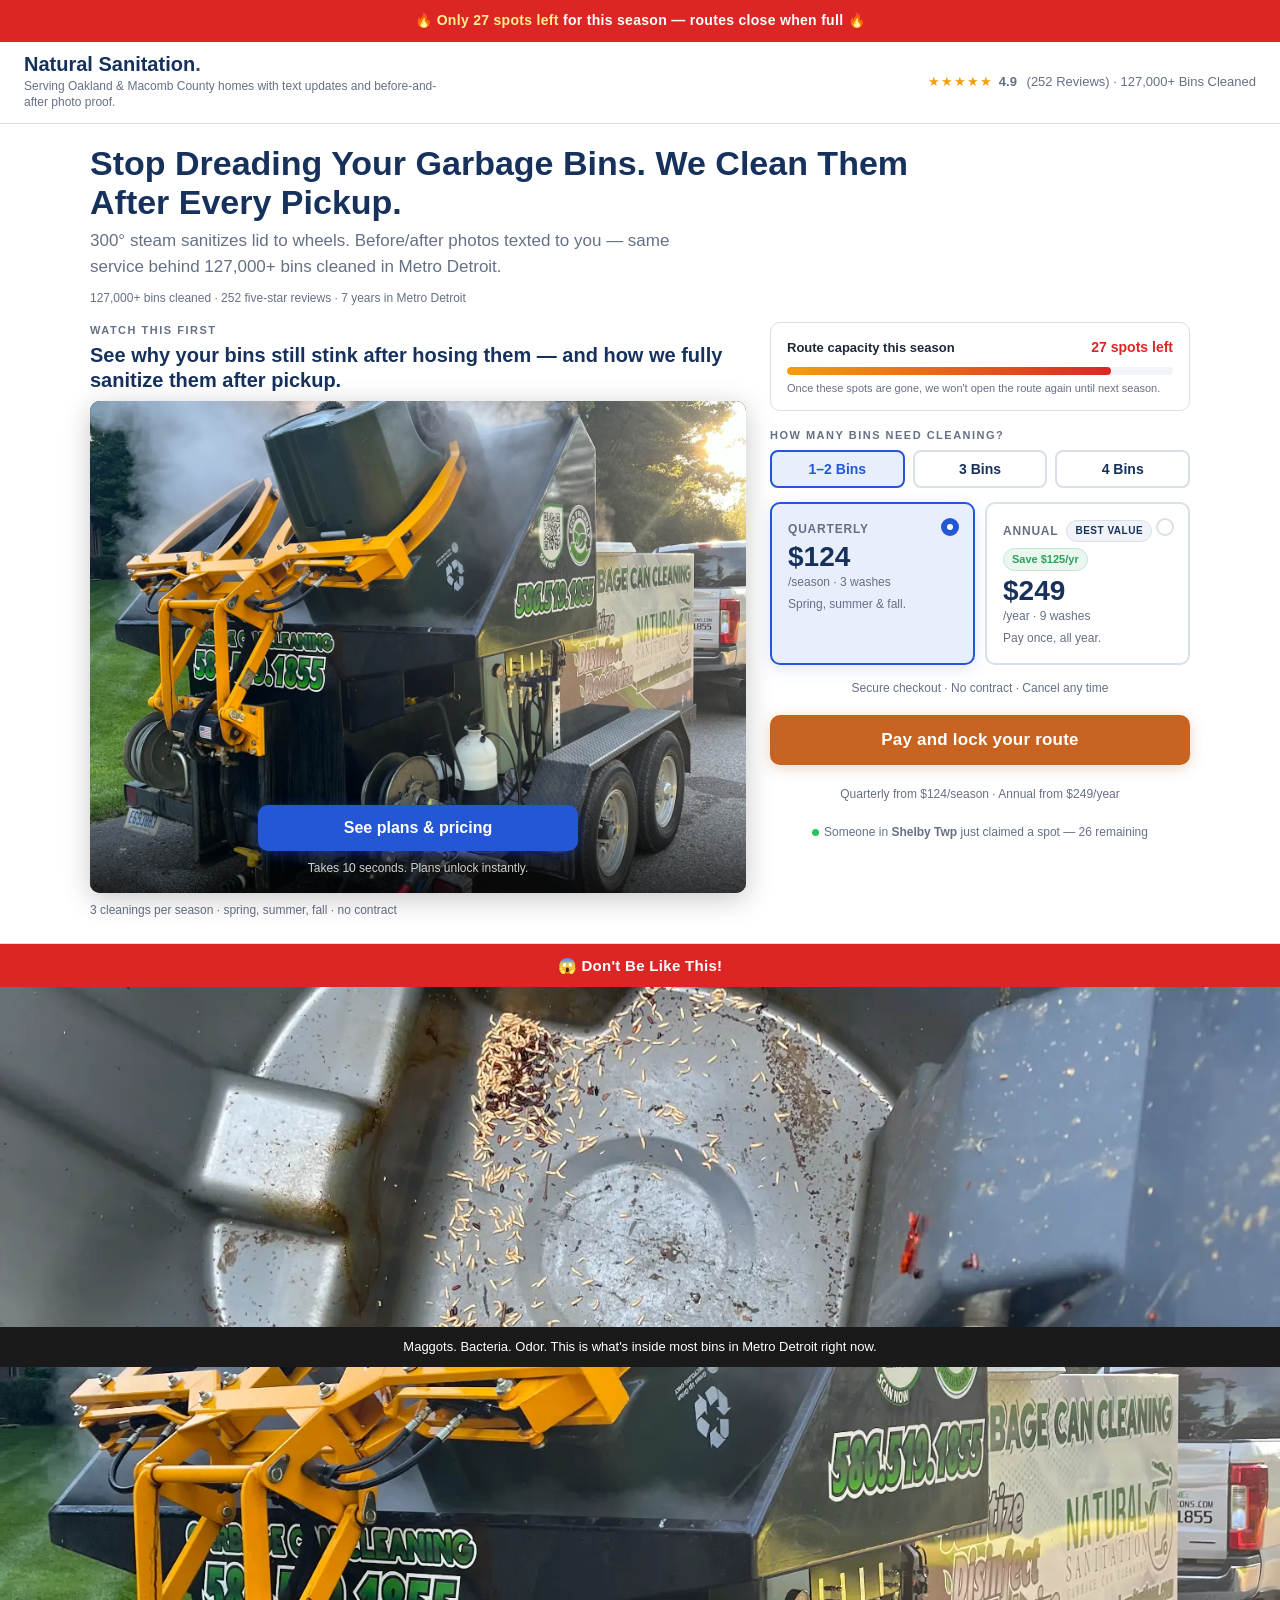
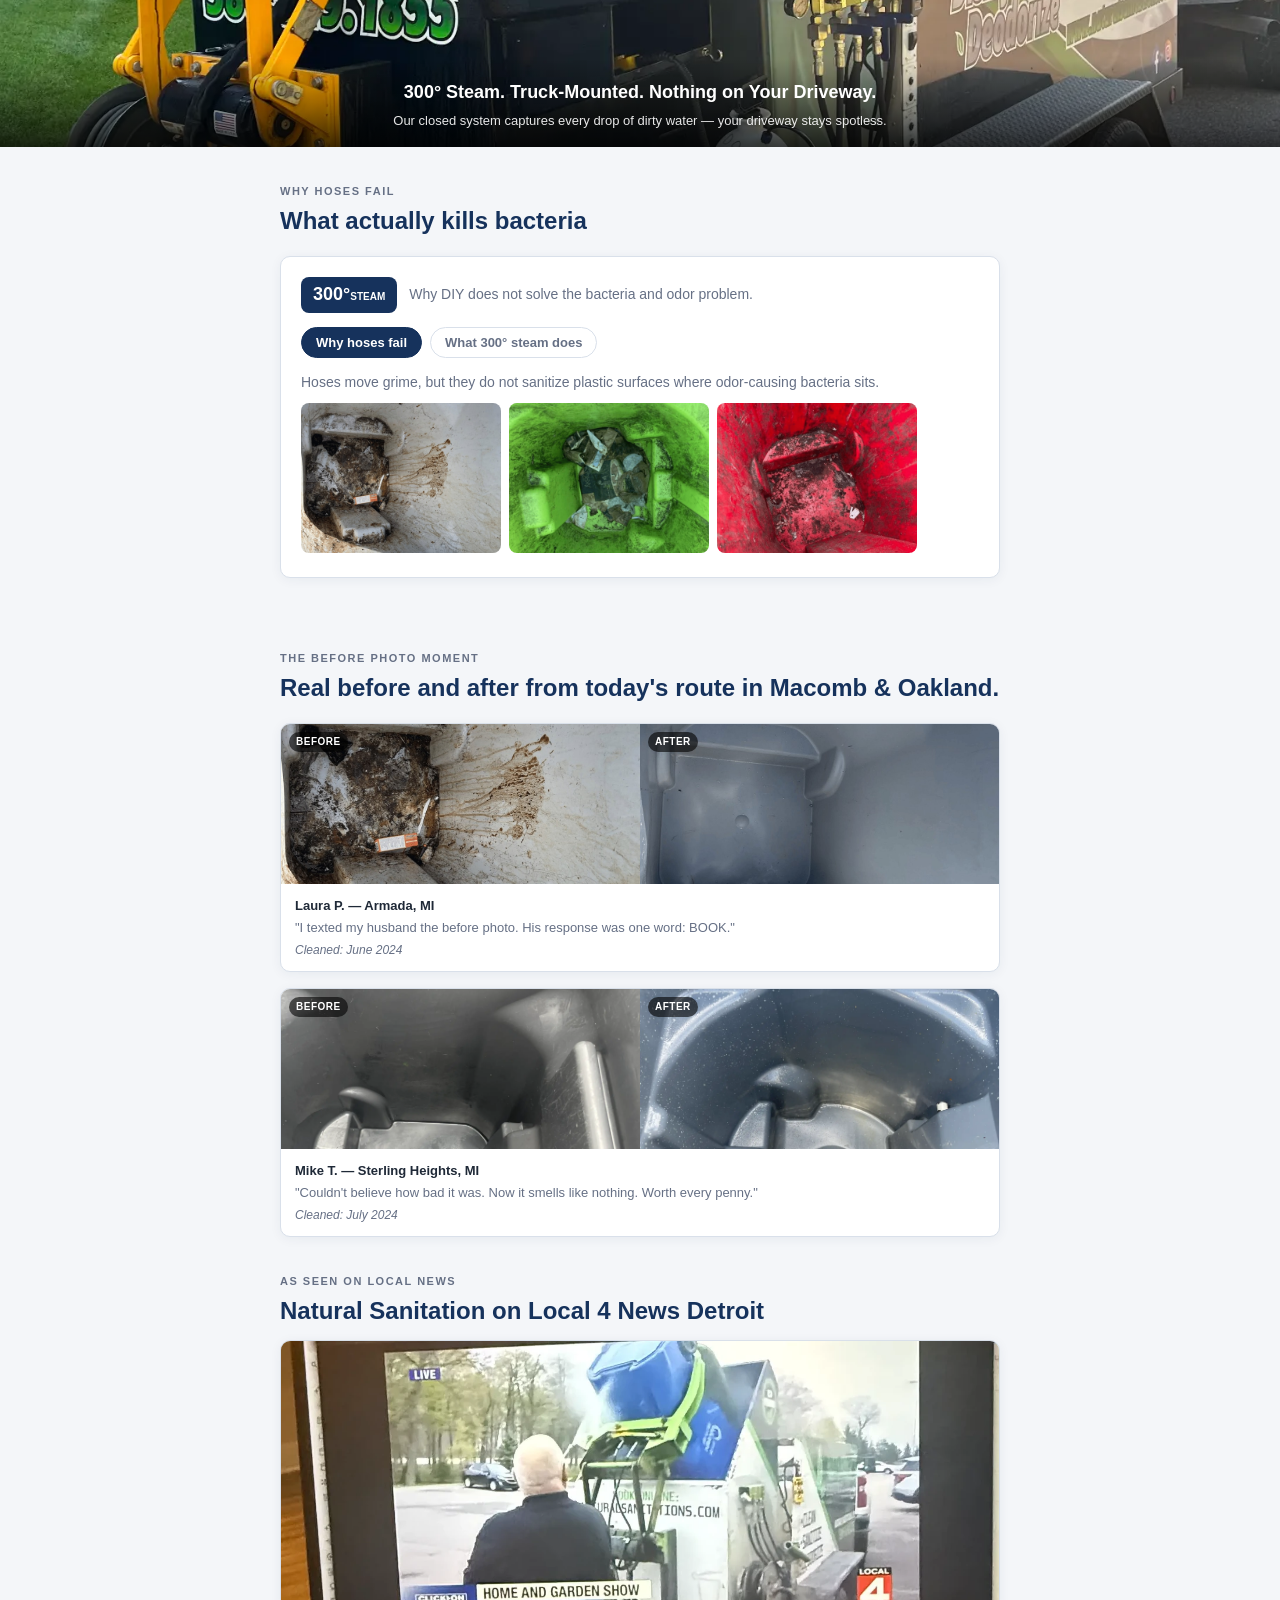
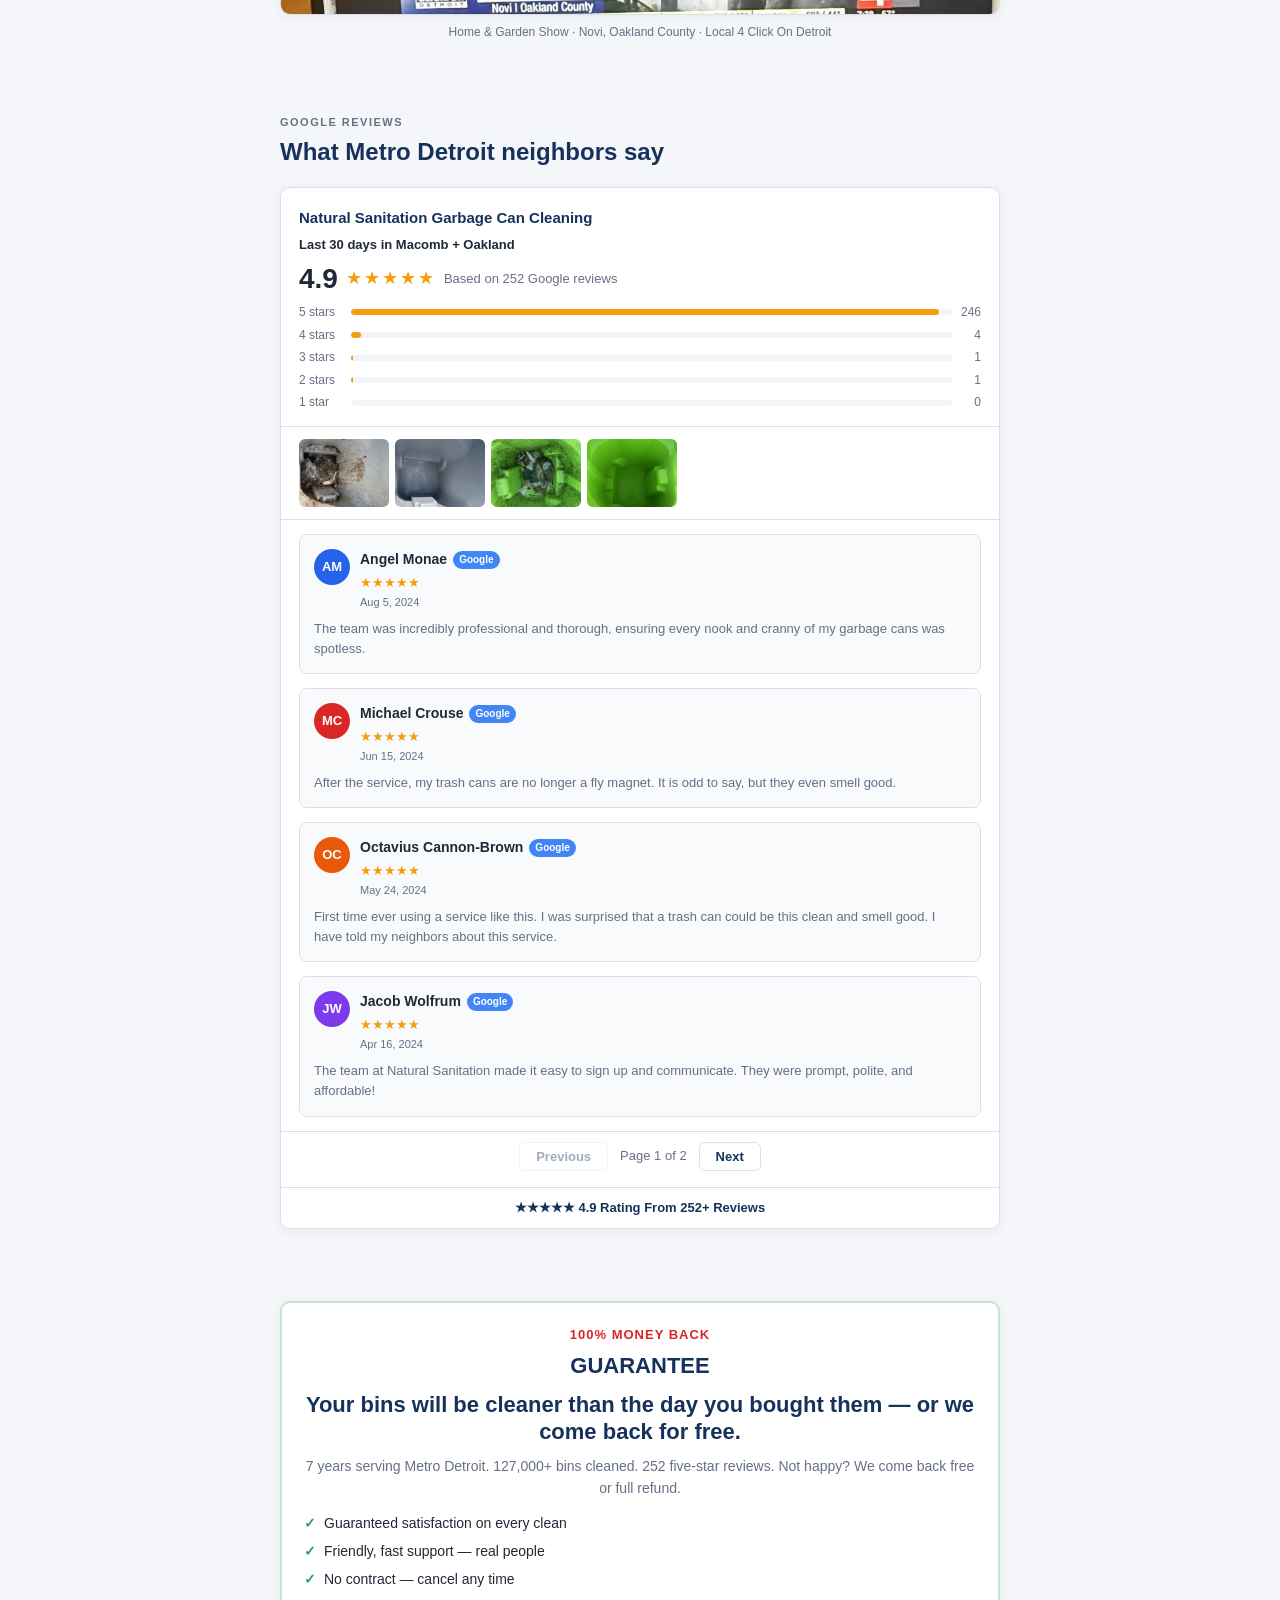
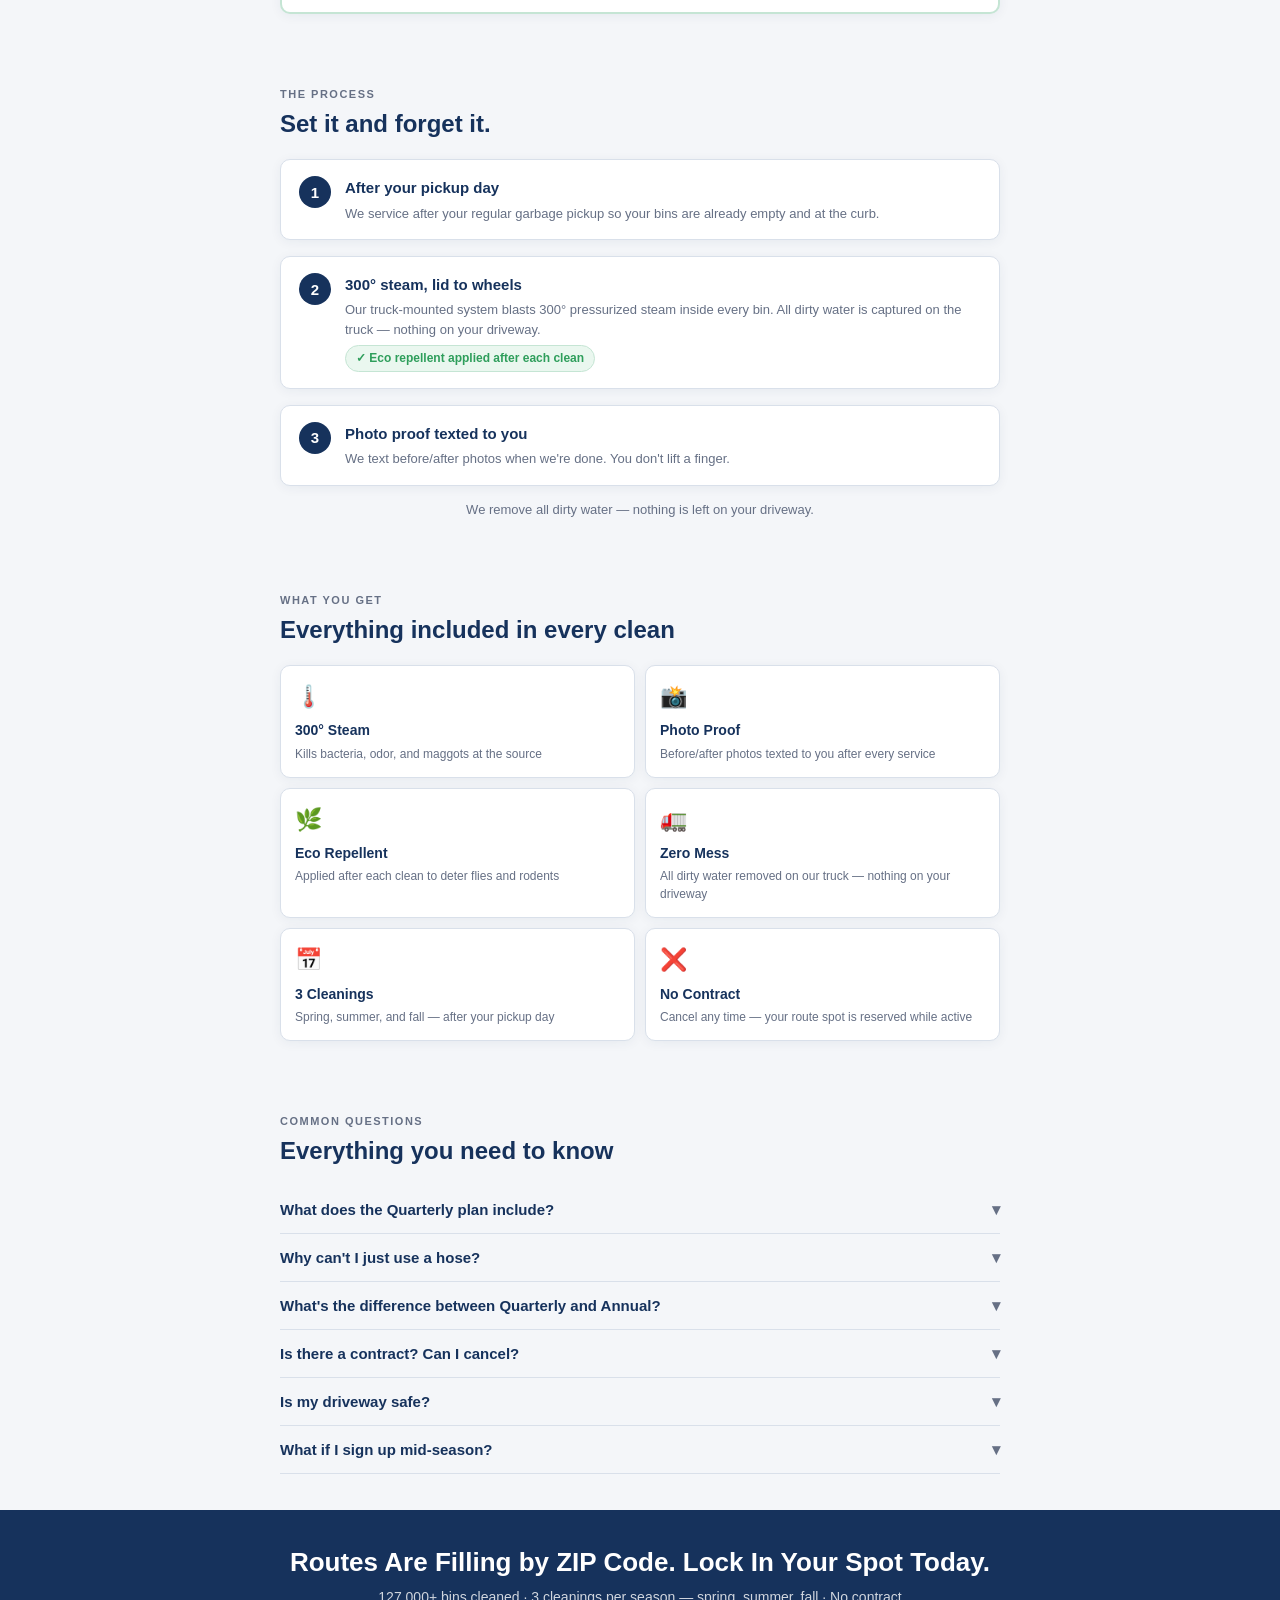
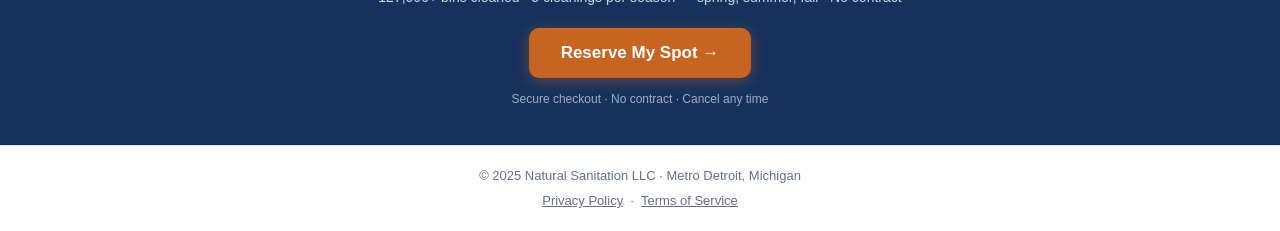
<file: quarterly/index.html>
<!DOCTYPE html>
<html lang="en">
<head>
  <meta charset="UTF-8" />
  <meta name="viewport" content="width=device-width, initial-scale=1.0" />
  <title>Quarterly Bin Cleaning – Natural Sanitation | Metro Detroit</title>
  <meta name="description" content="3 professional bin cleanings per season — spring, summer, fall. 300° steam after every pickup. Serving Oakland and Macomb County." />

  <!-- META PIXEL -->
  <script>
    window.__NS_META_PIXEL_ID = '499919262310418';
    !function(f,b,e,v,n,t,s){if(f.fbq)return;n=f.fbq=function(){n.callMethod?
    n.callMethod.apply(n,arguments):n.queue.push(arguments)};if(!f._fbq)f._fbq=n;
    n.push=n;n.loaded=!0;n.version='2.0';n.queue=[];t=b.createElement(e);t.async=!0;
    t.src=v;s=b.getElementsByTagName(e)[0];s.parentNode.insertBefore(t,s)}(window,
    document,'script','https://connect.facebook.net/en_US/fbevents.js');
    fbq('init', '499919262310418');
    fbq('track', 'PageView');
  </script>
  <noscript><img height="1" width="1" style="display:none" src="https://www.facebook.com/tr?id=499919262310418&ev=PageView&noscript=1"/></noscript>

  <!-- HYROS -->
  <script>
    var head = document.head;
    var script = document.createElement('script');
    script.type = 'text/javascript';
    script.src = "https://t.naturalsanitationsignup.com/v1/lst/universal-script?ph=5fecc4f438ca2193e96ee1cd7f0374180f426ce110a45be4dbf15f3ca233b720&tag=!clicked&ref_url=" + encodeURI(document.URL);
    head.appendChild(script);
  </script>

  <!-- CLARITY -->
  <script type="text/javascript">
    (function(c,l,a,r,i,t,y){
      c[a]=c[a]||function(){(c[a].q=c[a].q||[]).push(arguments)};
      t=l.createElement(r);t.async=1;t.src="https://www.clarity.ms/tag/"+i;
      y=l.getElementsByTagName(r)[0];y.parentNode.insertBefore(t,y);
    })(window, document, "clarity", "script", "wn0goaj6ww");
  </script>

  <style>
    *,*::before,*::after{box-sizing:border-box;margin:0;padding:0}
    :root{
      --qualify:#C86422;
      --qualify-hover:#a6541c;
      --blue:#2457D6;
      --blue-hover:#1c48c4;
      --blue-light:#e9eefc;
      --green:#2E9E5B;
      --green-light:#EAF7EF;
      --green-border:#c5e5d4;
      --surface:#FFFFFF;
      --card:#FFFFFF;
      --border:#D9E0EA;
      --navy:#16325C;
      --muted:#667085;
      --charcoal:#1F2937;
      --bg:#f4f6f9;
      --r:10px;
      --shadow:0 2px 12px rgba(22,50,92,0.06);
    }
    html{scroll-behavior:smooth;-webkit-text-size-adjust:100%}
    body{font-family:-apple-system,BlinkMacSystemFont,'Segoe UI',Roboto,sans-serif;background:var(--bg);color:var(--charcoal);font-size:16px;line-height:1.55}
    img{display:block;max-width:100%}
    button{font-family:inherit;cursor:pointer}
    a{color:inherit}

    /* URGENCY BAR */
    .urgency-bar{background:#dc2626;color:#fff;text-align:center;padding:10px 16px;font-size:14px;font-weight:700;letter-spacing:.3px}
    .urgency-bar strong{color:#fef08a}

    /* HEADER */
    .site-header{background:var(--surface);border-bottom:1px solid var(--border);padding:12px 24px;display:flex;align-items:center;justify-content:space-between;gap:12px;flex-wrap:wrap}
    .logo{font-size:20px;font-weight:900;color:var(--navy);line-height:1}
    .logo span{opacity:.88}
    .logo-tagline{font-size:12px;line-height:1.4;color:var(--muted);margin-top:4px;max-width:420px}
    .header-proof{display:flex;align-items:center;gap:6px;font-size:13px;color:var(--muted)}
    .stars{color:#f59e0b;letter-spacing:1px}

    /* HERO */
    .hero{background:var(--surface);border-bottom:1px solid var(--border);padding:20px 16px 24px}
    .hero-inner{max-width:1100px;margin:0 auto}
    .hero-headline{font-size:clamp(20px,3.8vw,34px);font-weight:900;color:var(--navy);line-height:1.15;margin-bottom:6px;max-width:820px}
    .hero-sub{font-size:clamp(14px,2vw,17px);color:var(--muted);margin-bottom:10px;max-width:620px;line-height:1.5}
    .hero-proof-bar{font-size:12px;color:var(--muted);margin-bottom:14px}
    .hero-columns{display:grid;grid-template-columns:1fr 420px;gap:24px;align-items:start;margin-top:4px}
    @media(max-width:880px){.hero-columns{grid-template-columns:1fr;gap:14px}}

    /* VIDEO / HERO MEDIA */
    .vsl-pre{margin-bottom:8px}
    .vsl-eyebrow{font-size:11px;font-weight:700;letter-spacing:1.5px;text-transform:uppercase;color:var(--muted);margin-bottom:4px}
    .vsl-pre-headline{font-size:clamp(15px,2.2vw,20px);font-weight:800;color:var(--navy);line-height:1.25}
    .vsl-wrapper{position:relative;width:100%;aspect-ratio:4/3;background:#0a0a0a;border-radius:var(--r);overflow:hidden;box-shadow:0 6px 28px rgba(0,0,0,.22)}
    .vsl-wrapper video{display:block;width:100%;height:100%;object-fit:cover}
    .vsl-wrapper img{display:block;width:100%;height:100%;object-fit:cover}
    .vsl-cta-overlay{position:absolute;bottom:0;left:0;right:0;padding:16px;background:linear-gradient(transparent,rgba(0,0,0,.72));display:flex;flex-direction:column;align-items:center;gap:8px}
    .vsl-cta-btn{display:block;width:100%;max-width:320px;padding:14px 20px;border:none;border-radius:10px;font-size:16px;font-weight:800;color:#fff;background:var(--blue);cursor:pointer;text-align:center;box-shadow:0 3px 14px rgba(36,87,214,.4)}
    .vsl-cta-hint{font-size:12px;color:rgba(255,255,255,.8);text-align:center}
    .hero-cta-note{font-size:12px;color:var(--muted);margin-top:6px;line-height:1.5}
    /* PLAN REVEAL */
    .plan-reveal{display:none}
    .plan-reveal.visible{display:flex;flex-direction:column;gap:14px}
    /* PLAN COL always flex on desktop */
    @media(min-width:881px){.plan-col{display:flex!important;flex-direction:column;gap:14px}}

    /* PLAN COLUMN */
    .plan-col{display:flex;flex-direction:column;gap:14px}
    .field-label{font-size:11px;font-weight:700;letter-spacing:1.5px;text-transform:uppercase;color:var(--muted);margin-bottom:6px}
    .bin-row{display:flex;gap:8px}
    .bin-btn{flex:1;padding:9px 4px;border:2px solid var(--border);border-radius:8px;background:var(--surface);font-size:14px;font-weight:700;color:var(--navy);transition:border-color .15s,background .15s,color .15s}
    .bin-btn:hover{border-color:var(--blue);color:var(--blue)}
    .bin-btn.active{border-color:var(--blue);background:var(--blue-light);color:var(--blue)}

    /* PLAN TILES */
    .plan-tile{border:2px solid var(--border);border-radius:var(--r);padding:16px;background:var(--card);cursor:pointer;transition:border-color .15s,box-shadow .15s;position:relative}
    .plan-tile:hover{border-color:var(--blue);box-shadow:0 4px 16px rgba(36,87,214,.1)}
    .plan-tile.selected{border-color:var(--blue);background:var(--blue-light);box-shadow:0 4px 16px rgba(36,87,214,.14)}
    .plan-tile-top{display:flex;align-items:center;gap:8px;margin-bottom:4px;flex-wrap:wrap}
    .plan-name-caps{font-size:12px;font-weight:700;text-transform:uppercase;letter-spacing:.8px;color:var(--muted)}
    .best-value-badge{font-size:10px;font-weight:700;letter-spacing:.5px;text-transform:uppercase;background:#f0f3f8;color:var(--navy);border:1px solid var(--border);padding:2px 8px;border-radius:20px}
    .savings-pill{display:inline-flex;align-items:center;gap:4px;font-size:11px;font-weight:700;color:var(--green);background:var(--green-light);border:1px solid var(--green-border);padding:2px 8px;border-radius:20px;margin-bottom:6px}
    .plan-price-big{font-size:28px;font-weight:900;color:var(--navy);line-height:1;margin-bottom:2px}
    .plan-per-bin-line{font-size:12px;color:var(--muted);margin-top:2px;line-height:1.5}
    .plan-note-plain{font-size:12px;color:var(--muted);margin-top:4px;line-height:1.5}
    .plan-radio{position:absolute;top:14px;right:14px;width:18px;height:18px;border-radius:50%;border:2px solid var(--border);background:var(--surface);transition:border-color .15s,background .15s}
    .plan-tile.selected .plan-radio{border-color:var(--blue);background:var(--blue)}
    .plan-tile.selected .plan-radio::after{content:'';display:block;width:6px;height:6px;border-radius:50%;background:#fff;margin:4px auto 0}
    .plan-cards-row{display:grid;grid-template-columns:1fr 1fr;gap:10px}
    .pricing-cta-trust{font-size:12px;color:var(--muted);text-align:center;margin-bottom:4px}

    /* CTA BUTTONS */
    .cta-btn{display:block;width:100%;padding:15px 20px;border:none;border-radius:10px;font-size:17px;font-weight:800;color:#fff;background:var(--qualify);cursor:pointer;transition:background .15s,transform .1s,box-shadow .15s;box-shadow:0 3px 14px rgba(200,100,34,.28);text-align:center;letter-spacing:.2px}
    .cta-btn:hover{background:var(--qualify-hover);transform:translateY(-1px)}
    .cta-btn:active{transform:translateY(0)}
    .cta-btn.blue{background:var(--blue);box-shadow:0 3px 14px rgba(36,87,214,.28)}
    .cta-btn.blue:hover{background:var(--blue-hover)}
    .cta-btn:disabled{opacity:.5;cursor:not-allowed;transform:none}

    /* SPOTS BAR */
    .spots-wrap{background:var(--card);border:1px solid var(--border);border-radius:var(--r);padding:14px 16px;margin-bottom:2px}
    .spots-header{display:flex;justify-content:space-between;align-items:center;margin-bottom:8px}
    .spots-label{font-size:13px;font-weight:600;color:var(--charcoal)}
    .spots-count{font-size:14px;font-weight:800;color:#dc2626}
    .spots-bar-track{height:8px;background:#f1f5f9;border-radius:4px;overflow:hidden}
    .spots-bar-fill{height:100%;background:linear-gradient(90deg,#f59e0b,#dc2626);border-radius:4px;width:84%}
    .spots-note{font-size:11px;color:var(--muted);margin-top:6px;line-height:1.4}

    /* ACTIVITY FEED */
    .activity-feed{font-size:12px;color:var(--muted);text-align:center;padding:6px 0;min-height:20px}
    .activity-dot{display:inline-block;width:7px;height:7px;border-radius:50%;background:#22c55e;margin-right:5px;animation:blink 1.4s infinite}
    @keyframes blink{0%,100%{opacity:1}50%{opacity:.3}}

    /* BELOW FOLD SECTIONS */
    .below-fold{background:var(--bg)}
    .section{max-width:760px;margin:0 auto;padding:36px 20px}
    .section-label{font-size:11px;font-weight:700;letter-spacing:1.5px;text-transform:uppercase;color:var(--muted);margin-bottom:6px}
    .section-title{font-size:clamp(18px,2.8vw,24px);font-weight:800;color:var(--navy);line-height:1.25;margin-bottom:20px}

    /* DONT BE LIKE THIS */
    .dontbe-bar{background:#dc2626;color:#fff;text-align:center;padding:10px 16px;font-size:15px;font-weight:800;letter-spacing:.3px;margin-bottom:0}
    .dontbe-img{width:100%;display:block;max-height:340px;object-fit:cover}
    .dontbe-caption{background:#1a1a1a;color:#fff;text-align:center;padding:10px 16px;font-size:13px;line-height:1.5}

    /* STEAM MACHINE */
    .steam-machine-wrap{position:relative;overflow:hidden}
    .steam-machine-wrap img{width:100%;display:block;max-height:380px;object-fit:cover}
    .steam-machine-overlay{position:absolute;bottom:0;left:0;right:0;background:linear-gradient(transparent,rgba(0,0,0,.75));padding:20px 16px 16px;color:#fff;text-align:center}
    .steam-machine-overlay h3{font-size:18px;font-weight:800;margin-bottom:4px}
    .steam-machine-overlay p{font-size:13px;opacity:.9}

    /* SCIENCE CARD */
    .science-card{background:var(--card);border:1px solid var(--border);border-radius:var(--r);padding:20px;box-shadow:var(--shadow)}
    .science-head{display:flex;align-items:center;gap:12px;margin-bottom:14px}
    .thermo{background:var(--navy);color:#fff;border-radius:8px;padding:8px 12px;text-align:center;font-weight:900;font-size:18px;line-height:1.1;min-width:60px}
    .science-tabs{display:flex;gap:8px;margin-bottom:14px;flex-wrap:wrap}
    .science-tab{padding:7px 14px;border:1px solid var(--border);border-radius:20px;background:var(--surface);font-size:13px;font-weight:600;color:var(--muted);cursor:pointer;transition:all .15s}
    .science-tab.active{background:var(--navy);color:#fff;border-color:var(--navy)}
    .science-panel{display:none}
    .science-panel.active{display:block}
    .science-carousel{display:flex;gap:8px;margin-top:10px;overflow-x:auto;padding-bottom:4px}
    .science-carousel img{width:200px;height:150px;object-fit:cover;border-radius:8px;flex-shrink:0}

    /* PROOF GRID */
    .proof-grid{display:flex;flex-direction:column;gap:16px}
    .proof-card{background:var(--card);border:1px solid var(--border);border-radius:var(--r);overflow:hidden;box-shadow:var(--shadow)}
    .proof-img-row{display:grid;grid-template-columns:1fr 1fr;gap:0}
    .proof-img-slot{position:relative}
    .proof-img-slot::before{content:attr(data-label);position:absolute;top:8px;left:8px;background:rgba(0,0,0,.6);color:#fff;font-size:10px;font-weight:700;padding:2px 7px;border-radius:10px;text-transform:uppercase;letter-spacing:.5px;z-index:1}
    .proof-img-slot.before{data-label:'Before'}
    .proof-img-slot.after{data-label:'After'}
    .proof-img-photo{width:100%;height:160px;object-fit:cover;display:block}
    .proof-caption{padding:12px 14px;font-size:13px;color:var(--muted);line-height:1.5}
    .proof-caption strong{color:var(--charcoal);display:block;margin-bottom:2px}
    .proof-caption em{display:block;margin-top:4px;font-size:12px}

    /* NEWS PHOTO */
    .news-section{max-width:760px;margin:0 auto;padding:0 20px 36px}
    .news-label{font-size:11px;font-weight:700;letter-spacing:1.5px;text-transform:uppercase;color:var(--muted);margin-bottom:6px}
    .news-title{font-size:clamp(18px,2.8vw,24px);font-weight:800;color:var(--navy);line-height:1.25;margin-bottom:14px}
    .news-img-wrap{border-radius:var(--r);overflow:hidden;box-shadow:var(--shadow);border:1px solid var(--border)}
    .news-img-wrap img{width:100%;display:block}
    .news-caption{font-size:12px;color:var(--muted);margin-top:8px;text-align:center}

    /* GOOGLE REVIEWS */
    .gbp-widget{background:var(--card);border:1px solid var(--border);border-radius:var(--r);overflow:hidden;box-shadow:var(--shadow)}
    .gbp-header-card{padding:18px 18px 14px;border-bottom:1px solid var(--border)}
    .gbp-biz-name{font-size:15px;font-weight:800;color:var(--navy);margin-bottom:6px}
    .gbp-rating-row{display:flex;align-items:center;gap:8px;margin-bottom:10px}
    .gbp-rating-num{font-size:28px;font-weight:900;color:var(--charcoal);line-height:1}
    .gbp-stars-gold{color:#f59e0b;font-size:18px;letter-spacing:2px}
    .gbp-review-count-text{font-size:13px;color:var(--muted)}
    .gbp-dist-chart{display:flex;flex-direction:column;gap:4px}
    .gbp-dist-row{display:flex;align-items:center;gap:8px}
    .gbp-dist-label{font-size:12px;color:var(--muted);width:44px;flex-shrink:0}
    .gbp-dist-bar-wrap{flex:1;height:6px;background:#f1f5f9;border-radius:3px;overflow:hidden}
    .gbp-dist-bar-fill{height:100%;background:#f59e0b;border-radius:3px}
    .gbp-dist-bar-empty{background:#e2e8f0}
    .gbp-dist-count{font-size:12px;color:var(--muted);width:20px;text-align:right;flex-shrink:0}
    .gbp-photo-strip{display:flex;gap:6px;padding:12px 18px;overflow-x:auto;border-bottom:1px solid var(--border)}
    .gbp-photo-thumb{width:90px;height:68px;border-radius:6px;overflow:hidden;flex-shrink:0}
    .gbp-photo-thumb img{width:100%;height:100%;object-fit:cover}
    .gbp-reviews-grid{padding:14px 18px;display:flex;flex-direction:column;gap:14px}
    .gbp-review-card{background:#f8fafc;border:1px solid var(--border);border-radius:8px;padding:14px}
    .gbp-review-head{display:flex;align-items:flex-start;gap:10px;margin-bottom:8px}
    .gbp-avatar{width:36px;height:36px;border-radius:50%;display:flex;align-items:center;justify-content:center;font-size:13px;font-weight:700;color:#fff;flex-shrink:0}
    .gbp-name-row{display:flex;align-items:center;gap:6px;flex-wrap:wrap}
    .gbp-reviewer-name{font-size:14px;font-weight:700;color:var(--charcoal)}
    .gbp-google-badge{font-size:10px;font-weight:700;background:#4285F4;color:#fff;padding:1px 6px;border-radius:10px}
    .gbp-card-stars{color:#f59e0b;font-size:13px;margin-top:2px}
    .gbp-card-date{font-size:11px;color:var(--muted);margin-top:1px}
    .gbp-card-text{font-size:13px;color:var(--muted);line-height:1.55}
    .gbp-review-item{display:none}
    .gbp-review-item.visible{display:block}
    .gbp-nav{display:flex;align-items:center;justify-content:center;gap:12px;padding:10px 18px 16px;border-top:1px solid var(--border)}
    .gbp-nav-btn{padding:6px 16px;border:1px solid var(--border);border-radius:6px;background:var(--surface);font-size:13px;font-weight:600;color:var(--navy);cursor:pointer}
    .gbp-nav-btn:disabled{opacity:.4;cursor:not-allowed}
    .gbp-page-label{font-size:13px;color:var(--muted)}
    .gbp-summary-bar{text-align:center;padding:10px 18px;font-size:13px;font-weight:700;color:var(--navy);border-top:1px solid var(--border)}

    /* STEPS */
    .steps-row{display:flex;flex-direction:column;gap:16px}
    .step{background:var(--card);border:1px solid var(--border);border-radius:var(--r);padding:16px 18px;display:flex;gap:14px;align-items:flex-start;box-shadow:var(--shadow)}
    .step-num{width:32px;height:32px;border-radius:50%;background:var(--navy);color:#fff;font-size:15px;font-weight:900;display:flex;align-items:center;justify-content:center;flex-shrink:0}
    .step h3{font-size:15px;font-weight:700;color:var(--navy);margin-bottom:4px}
    .step p{font-size:13px;color:var(--muted);line-height:1.5}
    .process-badge{font-size:12px;font-weight:600;color:var(--green);background:var(--green-light);border:1px solid var(--green-border);padding:3px 10px;border-radius:20px;display:inline-block;margin-top:6px}
    .process-footnote{font-size:13px;color:var(--muted);text-align:center;margin-top:14px}

    /* GUARANTEE */
    .guarantee-card{background:var(--card);border:2px solid var(--green-border);border-radius:var(--r);padding:22px;text-align:center;box-shadow:var(--shadow)}
    .guarantee-badge-text{font-size:13px;font-weight:800;text-transform:uppercase;letter-spacing:1px;color:#dc2626;margin-bottom:4px}
    .guarantee-badge-big{font-size:22px;font-weight:900;color:var(--navy);margin-bottom:8px}
    .guarantee-headline{font-size:clamp(17px,2.5vw,22px);font-weight:900;color:var(--navy);line-height:1.25;margin-bottom:10px}
    .guarantee-sub{font-size:14px;color:var(--muted);line-height:1.55;margin-bottom:14px}
    .guarantee-list{list-style:none;text-align:left;display:flex;flex-direction:column;gap:6px}
    .guarantee-list li{font-size:14px;color:var(--charcoal);display:flex;align-items:flex-start;gap:8px}
    .guarantee-list li::before{content:'✓';color:var(--green);font-weight:700;flex-shrink:0}

    /* FEATURES */
    .features-grid{display:grid;grid-template-columns:1fr 1fr;gap:10px}
    @media(max-width:480px){.features-grid{grid-template-columns:1fr}}
    .feature-card{background:var(--card);border:1px solid var(--border);border-radius:var(--r);padding:14px;box-shadow:var(--shadow)}
    .feature-icon{font-size:22px;margin-bottom:6px}
    .feature-title{font-size:14px;font-weight:700;color:var(--navy);margin-bottom:3px}
    .feature-desc{font-size:12px;color:var(--muted);line-height:1.5}

    /* FAQ */
    .faq-wrap{display:flex;flex-direction:column;gap:0}
    .faq-item{border-bottom:1px solid var(--border)}
    .faq-q{width:100%;background:none;border:none;padding:14px 0;text-align:left;font-size:15px;font-weight:600;color:var(--navy);display:flex;justify-content:space-between;align-items:center;gap:8px;cursor:pointer}
    .faq-icon{font-size:16px;color:var(--muted);flex-shrink:0;transition:transform .2s}
    .faq-item.open .faq-icon{transform:rotate(180deg)}
    .faq-a{font-size:14px;color:var(--muted);line-height:1.6;padding:0 0 14px;display:none}
    .faq-item.open .faq-a{display:block}

    /* BOTTOM CTA */
    .bottom-cta{background:var(--navy);color:#fff;text-align:center;padding:36px 24px}
    .bottom-cta h2{font-size:clamp(18px,3vw,26px);font-weight:900;margin-bottom:8px;line-height:1.25}
    .bottom-cta p{font-size:14px;opacity:.8;margin-bottom:20px}
    .bottom-cta-btn{display:inline-block;padding:15px 32px;border:none;border-radius:10px;font-size:17px;font-weight:800;color:#fff;background:var(--qualify);cursor:pointer;box-shadow:0 3px 14px rgba(200,100,34,.4);transition:background .15s}
    .bottom-cta-btn:hover{background:var(--qualify-hover)}
    .bottom-trust{font-size:12px;opacity:.6;margin-top:12px}

    /* STICKY MOBILE BAR */
    .sticky-mobile-bar{position:fixed;bottom:0;left:0;right:0;background:var(--surface);border-top:1px solid var(--border);padding:10px 16px;z-index:100;display:none}
    @media(max-width:880px){.sticky-mobile-bar{display:block}}
    .sticky-mobile-btn{display:block;width:100%;padding:14px;border:none;border-radius:10px;font-size:16px;font-weight:800;color:#fff;background:var(--qualify);cursor:pointer}

    /* FOOTER */
    .site-footer{background:var(--surface);border-top:1px solid var(--border);padding:20px 24px;text-align:center;font-size:13px;color:var(--muted)}

    /* UPSELL MODAL */
    .modal-overlay{position:fixed;inset:0;background:rgba(0,0,0,.55);z-index:1000;display:flex;align-items:flex-end;justify-content:center;opacity:0;pointer-events:none;transition:opacity .25s}
    @media(min-width:600px){.modal-overlay{align-items:center}}
    .modal-overlay.open{opacity:1;pointer-events:auto}
    .modal-panel{background:#fff;border-radius:16px 16px 0 0;padding:24px 20px 32px;width:100%;max-width:480px;max-height:92vh;overflow-y:auto;transform:translateY(40px);transition:transform .25s}
    @media(min-width:600px){.modal-panel{border-radius:16px;transform:translateY(0)}}
    .modal-overlay.open .modal-panel{transform:translateY(0)}
    .modal-close-btn{position:absolute;top:14px;right:16px;background:none;border:none;font-size:20px;color:var(--muted);cursor:pointer;line-height:1}
    .modal-eyebrow{font-size:11px;font-weight:700;letter-spacing:1.5px;text-transform:uppercase;color:var(--muted);margin-bottom:6px;text-align:center}
    .modal-title{font-size:clamp(18px,4vw,22px);font-weight:900;color:var(--navy);text-align:center;line-height:1.25;margin-bottom:16px}
    .modal-compare{display:grid;grid-template-columns:1fr 1fr;gap:10px;margin-bottom:16px}
    .modal-plan-card{border:2px solid var(--border);border-radius:10px;padding:14px;text-align:center;position:relative}
    .modal-plan-card.highlight{border-color:var(--green);background:var(--green-light)}
    .modal-plan-name{font-size:11px;font-weight:700;text-transform:uppercase;letter-spacing:.8px;color:var(--muted);margin-bottom:4px}
    .modal-plan-price{font-size:26px;font-weight:900;color:var(--navy);line-height:1}
    .modal-plan-period{font-size:12px;color:var(--muted);margin-top:2px}
    .modal-plan-note{font-size:11px;color:var(--muted);margin-top:6px;line-height:1.4}
    .modal-save-pill{position:absolute;top:-10px;left:50%;transform:translateX(-50%);background:var(--green);color:#fff;font-size:10px;font-weight:700;padding:2px 10px;border-radius:20px;white-space:nowrap}
    .modal-bullets{list-style:none;display:flex;flex-direction:column;gap:7px;margin-bottom:18px}
    .modal-bullets li{font-size:14px;color:var(--charcoal);display:flex;align-items:flex-start;gap:8px}
    .modal-bullets li::before{content:'✓';color:var(--green);font-weight:700;flex-shrink:0}
    .modal-upgrade-btn{display:block;width:100%;padding:15px;border:none;border-radius:10px;font-size:16px;font-weight:800;color:#fff;background:var(--green);cursor:pointer;margin-bottom:10px;transition:background .15s}
    .modal-upgrade-btn:hover{background:#27885e}
    .modal-decline-btn{display:block;width:100%;padding:12px;border:none;border-radius:10px;font-size:13px;font-weight:600;color:var(--muted);background:#f1f5f9;cursor:pointer;line-height:1.4}
    .modal-decline-btn:hover{background:#e2e8f0}
  </style>
</head>
<body>

<!-- URGENCY BAR -->
<div class="urgency-bar">
  🔥 <strong>Only 27 spots left</strong> for this season — routes close when full 🔥
</div>

<!-- HEADER -->
<header class="site-header">
  <div>
    <div class="logo">Natural Sanitation<span>.</span></div>
    <div class="logo-tagline">Serving Oakland &amp; Macomb County homes with text updates and before-and-after photo proof.</div>
  </div>
  <div class="header-proof">
    <span class="stars">★★★★★</span>
    <strong>4.9</strong>&nbsp;(252 Reviews)&nbsp;·&nbsp;127,000+ Bins Cleaned
  </div>
</header>

<!-- HERO -->
<section class="hero">
  <div class="hero-inner">
    <h1 class="hero-headline">Stop Dreading Your Garbage Bins. We Clean Them After Every Pickup.</h1>
    <p class="hero-sub">300° steam sanitizes lid to wheels. Before/after photos texted to you — same service behind 127,000+ bins cleaned in Metro Detroit.</p>
    <p class="hero-proof-bar">127,000+ bins cleaned · 252 five-star reviews · 7 years in Metro Detroit</p>

    <div class="hero-columns">

      <!-- LEFT: VIDEO + CTA OVERLAY -->
      <div class="vsl-col">
        <div class="vsl-pre">
          <div class="vsl-eyebrow">WATCH THIS FIRST</div>
          <h2 class="vsl-pre-headline">See why your bins still stink after hosing them — and how we fully sanitize them after pickup.</h2>
        </div>
        <div class="vsl-wrapper" id="vsl-wrap">
          <video
            autoplay
            muted
            loop
            playsinline
            preload="auto"
            poster="./assets/steam-machine.webp"
            aria-label="Bin washing demonstration"
          >
            <source src="./assets/bin-wash.mp4" type="video/mp4" />
          </video>
          <div class="vsl-cta-overlay" id="vsl-overlay">
            <button type="button" class="vsl-cta-btn" onclick="revealPlans()" id="vsl-cta">See plans &amp; pricing</button>
            <span class="vsl-cta-hint">Takes 10 seconds. Plans unlock instantly.</span>
          </div>
        </div>
        <p class="hero-cta-note" style="margin-top:8px">3 cleanings per season · spring, summer, fall · no contract</p>
      </div>

      <!-- RIGHT: PLAN SELECTOR (hidden until video CTA clicked) -->
      <div class="plan-col" id="plan-col">

        <!-- INTRO (shown before reveal) -->
        <div id="plan-intro" style="background:#f0fdf4;border:1px solid #bbf7d0;border-radius:10px;padding:16px;">
          <p style="font-size:14px;font-weight:700;color:#166534;margin-bottom:4px">✅ Good news — we service your area.</p>
          <p style="font-size:13px;color:#15803d">Choose how many bins need cleaning and pick your plan below.</p>
        </div>

        <!-- PLAN REVEAL (hidden until video CTA clicked on mobile) -->
        <div class="plan-reveal" id="plan-reveal">

          <!-- SPOTS BAR -->
          <div class="spots-wrap">
            <div class="spots-header">
              <span class="spots-label">Route capacity this season</span>
              <span class="spots-count">27 spots left</span>
            </div>
            <div class="spots-bar-track"><div class="spots-bar-fill"></div></div>
            <p class="spots-note">Once these spots are gone, we won't open the route again until next season.</p>
          </div>

          <!-- BIN SELECTOR -->
          <div>
            <div class="field-label">How many bins need cleaning?</div>
            <div class="bin-row">
              <button type="button" class="bin-btn active" onclick="selectBins(1)">1–2 Bins</button>
              <button type="button" class="bin-btn" onclick="selectBins(3)">3 Bins</button>
              <button type="button" class="bin-btn" onclick="selectBins(4)">4 Bins</button>
            </div>
          </div>

          <!-- PLAN TILES -->
          <div class="plan-cards-row">
            <div class="plan-tile selected" id="tile-quarterly" onclick="selectPlan('quarterly')">
              <div class="plan-radio"></div>
              <div class="plan-tile-top">
                <span class="plan-name-caps">Quarterly</span>
              </div>
              <div class="plan-price-big" id="quarterly-price">$124</div>
              <div class="plan-per-bin-line">/season · 3 washes</div>
              <p class="plan-note-plain">Spring, summer &amp; fall.</p>
            </div>
            <div class="plan-tile" id="tile-annual" onclick="selectPlan('annual')">
              <div class="plan-radio"></div>
              <div class="plan-tile-top">
                <span class="plan-name-caps">Annual</span>
                <span class="best-value-badge">Best Value</span>
              </div>
              <div class="savings-pill" id="savings-pill">Save $125/yr</div>
              <div class="plan-price-big" id="annual-price">$249</div>
              <div class="plan-per-bin-line">/year · 9 washes</div>
              <p class="plan-note-plain">Pay once, all year.</p>
            </div>
          </div>

          <p class="pricing-cta-trust">Secure checkout · No contract · Cancel any time</p>
          <button type="button" class="cta-btn" id="main-cta" onclick="handleCtaClick()">
            Pay and lock your route
          </button>
          <p class="hero-cta-note" style="text-align:center;margin-top:6px">Quarterly from $124/season · Annual from $249/year</p>

          <!-- ACTIVITY FEED -->
          <div class="activity-feed" id="activity-feed">
            <span class="activity-dot"></span>Someone in <strong>Shelby Twp</strong> just claimed a spot — 26 remaining
          </div>

        </div><!-- /plan-reveal -->
      </div><!-- /plan-col -->
    </div><!-- /hero-columns -->
  </div><!-- /hero-inner -->
</section>

<!-- BELOW FOLD -->
<div class="below-fold">

  <!-- DON'T BE LIKE THIS -->
  <div class="dontbe-bar">😱 Don't Be Like This!</div>
  <img src="./assets/before-maggots.webp" alt="Maggots and grime inside a garbage bin" class="dontbe-img" loading="lazy" />
  <div class="dontbe-caption">Maggots. Bacteria. Odor. This is what's inside most bins in Metro Detroit right now.</div>

  <!-- STEAM MACHINE -->
  <div class="steam-machine-wrap">
    <img src="./assets/steam-machine.webp" alt="Natural Sanitation 300° steam cleaning machine in action" loading="lazy" />
    <div class="steam-machine-overlay">
      <h3>300° Steam. Truck-Mounted. Nothing on Your Driveway.</h3>
      <p>Our closed system captures every drop of dirty water — your driveway stays spotless.</p>
    </div>
  </div>

  <!-- SCIENCE / WHY HOSES FAIL -->
  <section class="section">
    <div class="section-label">Why Hoses Fail</div>
    <div class="section-title">What actually kills bacteria</div>
    <div class="science-card">
      <div class="science-head">
        <div class="thermo"><span>300°</span><span style="font-size:10px;font-weight:700">STEAM</span></div>
        <p style="font-size:14px;color:var(--muted)">Why DIY does not solve the bacteria and odor problem.</p>
      </div>
      <div class="science-tabs">
        <button class="science-tab active" onclick="toggleScienceTab('hose',this)">Why hoses fail</button>
        <button class="science-tab" onclick="toggleScienceTab('steam',this)">What 300° steam does</button>
      </div>
      <div class="science-panel active" id="science-hose">
        <p style="font-size:14px;color:var(--muted)">Hoses move grime, but they do not sanitize plastic surfaces where odor-causing bacteria sits.</p>
        <div class="science-carousel">
          <img src="./assets/before-bin-1.png" alt="Dirty trash bin before steam cleaning" loading="lazy" />
          <img src="./assets/before-bin-2.png" alt="Dirty green bin before cleaning" loading="lazy" />
          <img src="./assets/before-bin-3.png" alt="Dirty red bin before cleaning" loading="lazy" />
        </div>
      </div>
      <div class="science-panel" id="science-steam">
        <p style="font-size:14px;color:var(--muted)">300° steam sanitizes lid, walls, and wheels. Odor source destroyed. No driveway mess.</p>
        <div class="science-carousel">
          <img src="./assets/after-bin-1.png" alt="Clean bin after steam treatment" loading="lazy" />
          <img src="./assets/after-bin-2.png" alt="Clean green bin after steam treatment" loading="lazy" />
          <img src="./assets/after-bin-3.png" alt="Clean red bin after steam treatment" loading="lazy" />
        </div>
      </div>
    </div>
  </section>

  <!-- BEFORE / AFTER PROOF -->
  <section class="section">
    <div class="section-label">The Before Photo Moment</div>
    <div class="section-title">Real before and after from today's route in Macomb &amp; Oakland.</div>
    <div class="proof-grid">
      <div class="proof-card">
        <div class="proof-img-row">
          <div class="proof-img-slot before" data-label="Before"><img class="proof-img-photo" src="./assets/before-bin-1.png" alt="Before photo of dirty trash bin interior" loading="lazy" /></div>
          <div class="proof-img-slot after" data-label="After"><img class="proof-img-photo" src="./assets/after-bin-1.png" alt="After photo of cleaned trash bin interior" loading="lazy" /></div>
        </div>
        <div class="proof-caption">
          <strong>Laura P. — Armada, MI</strong>
          "I texted my husband the before photo. His response was one word: BOOK."
          <em>Cleaned: June 2024</em>
        </div>
      </div>
      <div class="proof-card">
        <div class="proof-img-row">
          <div class="proof-img-slot before" data-label="Before"><img class="proof-img-photo" src="./assets/before-dirty.webp" alt="Before photo of dirty yellow bin" loading="lazy" /></div>
          <div class="proof-img-slot after" data-label="After"><img class="proof-img-photo" src="./assets/after-clean.webp" alt="After photo of clean bin" loading="lazy" /></div>
        </div>
        <div class="proof-caption">
          <strong>Mike T. — Sterling Heights, MI</strong>
          "Couldn't believe how bad it was. Now it smells like nothing. Worth every penny."
          <em>Cleaned: July 2024</em>
        </div>
      </div>
    </div>
  </section>

  <!-- NEWS SECTION -->
  <section class="news-section">
    <div class="news-label">As Seen On Local News</div>
    <div class="news-title">Natural Sanitation on Local 4 News Detroit</div>
    <div class="news-img-wrap">
      <img src="./assets/ns_news_broadcast.webp" alt="Natural Sanitation featured on Local 4 News Detroit" loading="lazy" />
    </div>
    <p class="news-caption">Home &amp; Garden Show · Novi, Oakland County · Local 4 Click On Detroit</p>
  </section>

  <!-- GOOGLE REVIEWS -->
  <section class="section">
    <div class="section-label">Google Reviews</div>
    <div class="section-title">What Metro Detroit neighbors say</div>
    <div class="gbp-widget">
      <div class="gbp-header-card">
        <div class="gbp-biz-name">Natural Sanitation Garbage Can Cleaning</div>
        <p style="font-size:13px;font-weight:700;color:var(--charcoal);margin-bottom:10px">Last 30 days in Macomb + Oakland</p>
        <div class="gbp-rating-row">
          <span class="gbp-rating-num">4.9</span>
          <span class="gbp-stars-gold">★★★★★</span>
          <span class="gbp-review-count-text">Based on 252 Google reviews</span>
        </div>
        <div class="gbp-dist-chart">
          <div class="gbp-dist-row"><span class="gbp-dist-label">5 stars</span><div class="gbp-dist-bar-wrap"><div class="gbp-dist-bar-fill" style="width:97.62%"></div></div><span class="gbp-dist-count">246</span></div>
          <div class="gbp-dist-row"><span class="gbp-dist-label">4 stars</span><div class="gbp-dist-bar-wrap"><div class="gbp-dist-bar-fill" style="width:1.59%"></div></div><span class="gbp-dist-count">4</span></div>
          <div class="gbp-dist-row"><span class="gbp-dist-label">3 stars</span><div class="gbp-dist-bar-wrap"><div class="gbp-dist-bar-fill" style="width:0.40%"></div></div><span class="gbp-dist-count">1</span></div>
          <div class="gbp-dist-row"><span class="gbp-dist-label">2 stars</span><div class="gbp-dist-bar-wrap"><div class="gbp-dist-bar-fill" style="width:0.40%"></div></div><span class="gbp-dist-count">1</span></div>
          <div class="gbp-dist-row"><span class="gbp-dist-label">1 star</span><div class="gbp-dist-bar-wrap"><div class="gbp-dist-bar-fill gbp-dist-bar-empty" style="width:0%"></div></div><span class="gbp-dist-count">0</span></div>
        </div>
      </div>
      <div class="gbp-photo-strip">
        <div class="gbp-photo-thumb"><img src="./assets/before-bin-1.png" alt="Before" loading="lazy" /></div>
        <div class="gbp-photo-thumb"><img src="./assets/after-bin-1.png" alt="After" loading="lazy" /></div>
        <div class="gbp-photo-thumb"><img src="./assets/before-bin-2.png" alt="Before" loading="lazy" /></div>
        <div class="gbp-photo-thumb"><img src="./assets/after-bin-2.png" alt="After" loading="lazy" /></div>
      </div>
      <div class="gbp-reviews-grid" id="gbp-reviews-grid"></div>
      <div class="gbp-nav">
        <button class="gbp-nav-btn" id="gbp-prev" onclick="gbpPage(-1)" disabled>Previous</button>
        <span class="gbp-page-label" id="gbp-page-label">Page 1 of 2</span>
        <button class="gbp-nav-btn" id="gbp-next" onclick="gbpPage(1)">Next</button>
      </div>
      <div class="gbp-summary-bar">★★★★★ 4.9 Rating From 252+ Reviews</div>
    </div>
  </section>

  <!-- GUARANTEE -->
  <section class="section">
    <div class="guarantee-card">
      <div class="guarantee-badge-text">100% Money Back</div>
      <div class="guarantee-badge-big">GUARANTEE</div>
      <h2 class="guarantee-headline">Your bins will be cleaner than the day you bought them — or we come back for free.</h2>
      <p class="guarantee-sub">7 years serving Metro Detroit. 127,000+ bins cleaned. 252 five-star reviews. Not happy? We come back free or full refund.</p>
      <ul class="guarantee-list">
        <li>Guaranteed satisfaction on every clean</li>
        <li>Friendly, fast support — real people</li>
        <li>No contract — cancel any time</li>
      </ul>
    </div>
  </section>

  <!-- PROCESS -->
  <section class="section">
    <div class="section-label">The Process</div>
    <div class="section-title">Set it and forget it.</div>
    <div class="steps-row">
      <div class="step">
        <div class="step-num">1</div>
        <div>
          <h3>After your pickup day</h3>
          <p>We service after your regular garbage pickup so your bins are already empty and at the curb.</p>
        </div>
      </div>
      <div class="step">
        <div class="step-num">2</div>
        <div>
          <h3>300° steam, lid to wheels</h3>
          <p>Our truck-mounted system blasts 300° pressurized steam inside every bin. All dirty water is captured on the truck — nothing on your driveway.</p>
          <div class="process-badge">✓ Eco repellent applied after each clean</div>
        </div>
      </div>
      <div class="step">
        <div class="step-num">3</div>
        <div>
          <h3>Photo proof texted to you</h3>
          <p>We text before/after photos when we're done. You don't lift a finger.</p>
        </div>
      </div>
    </div>
    <p class="process-footnote">We remove all dirty water — nothing is left on your driveway.</p>
  </section>

  <!-- FEATURES -->
  <section class="section">
    <div class="section-label">What You Get</div>
    <div class="section-title">Everything included in every clean</div>
    <div class="features-grid">
      <div class="feature-card"><div class="feature-icon">🌡️</div><div class="feature-title">300° Steam</div><div class="feature-desc">Kills bacteria, odor, and maggots at the source</div></div>
      <div class="feature-card"><div class="feature-icon">📸</div><div class="feature-title">Photo Proof</div><div class="feature-desc">Before/after photos texted to you after every service</div></div>
      <div class="feature-card"><div class="feature-icon">🌿</div><div class="feature-title">Eco Repellent</div><div class="feature-desc">Applied after each clean to deter flies and rodents</div></div>
      <div class="feature-card"><div class="feature-icon">🚛</div><div class="feature-title">Zero Mess</div><div class="feature-desc">All dirty water removed on our truck — nothing on your driveway</div></div>
      <div class="feature-card"><div class="feature-icon">📅</div><div class="feature-title">3 Cleanings</div><div class="feature-desc">Spring, summer, and fall — after your pickup day</div></div>
      <div class="feature-card"><div class="feature-icon">❌</div><div class="feature-title">No Contract</div><div class="feature-desc">Cancel any time — your route spot is reserved while active</div></div>
    </div>
  </section>

  <!-- FAQ -->
  <section class="section">
    <div class="section-label">Common Questions</div>
    <div class="section-title">Everything you need to know</div>
    <div class="faq-wrap">
      <div class="faq-item">
        <button class="faq-q" onclick="toggleFaq(this)">What does the Quarterly plan include? <span class="faq-icon">▾</span></button>
        <div class="faq-a">3 professional cleanings per season — spring, summer, and fall — after your regular garbage pickup day. Before/after photos texted to you after every clean. Eco repellent applied. No contract.</div>
      </div>
      <div class="faq-item">
        <button class="faq-q" onclick="toggleFaq(this)">Why can't I just use a hose? <span class="faq-icon">▾</span></button>
        <div class="faq-a">Hoses move debris but do not sanitize. 300° steam kills bacteria, odor-causing organisms, and maggots at the source — a hose can't reach 300°.</div>
      </div>
      <div class="faq-item">
        <button class="faq-q" onclick="toggleFaq(this)">What's the difference between Quarterly and Annual? <span class="faq-icon">▾</span></button>
        <div class="faq-a">Quarterly gets you 3 cleanings per season (spring, summer, fall). Annual gets you 9 cleanings all year — every month March through November. Annual customers also get priority scheduling and their route spot reserved year-round. Any unused cleanings roll over to the next season — you always get your full count.</div>
      </div>
      <div class="faq-item">
        <button class="faq-q" onclick="toggleFaq(this)">Is there a contract? Can I cancel? <span class="faq-icon">▾</span></button>
        <div class="faq-a">No contract. Cancel any time. Your route spot is reserved while active — if you cancel, that spot may be filled by someone on the waitlist.</div>
      </div>
      <div class="faq-item">
        <button class="faq-q" onclick="toggleFaq(this)">Is my driveway safe? <span class="faq-icon">▾</span></button>
        <div class="faq-a">Yes. Our closed system captures all dirty water inside the truck. Nothing is left on your driveway, sidewalk, or lawn.</div>
      </div>
      <div class="faq-item">
        <button class="faq-q" onclick="toggleFaq(this)">What if I sign up mid-season? <span class="faq-icon">▾</span></button>
        <div class="faq-a">Any missed cleanings automatically roll over to your next season — you always get your full count.</div>
      </div>
    </div>
  </section>

  <!-- BOTTOM CTA -->
  <div class="bottom-cta">
    <h2>Routes Are Filling by ZIP Code. Lock In Your Spot Today.</h2>
    <p>127,000+ bins cleaned · 3 cleanings per season — spring, summer, fall · No contract</p>
    <button type="button" class="bottom-cta-btn" onclick="handleCtaClick()">Reserve My Spot →</button>
    <div class="bottom-trust">Secure checkout · No contract · Cancel any time</div>
  </div>

</div><!-- /below-fold -->

<!-- STICKY MOBILE BAR -->
<div class="sticky-mobile-bar">
  <button type="button" class="sticky-mobile-btn" onclick="handleCtaClick()">Reserve My Spot →</button>
</div>

<!-- FOOTER -->
<footer class="site-footer">
  <p>© 2025 Natural Sanitation LLC · Metro Detroit, Michigan</p>
  <p style="margin-top:5px"><a href="/privacy-policy.html">Privacy Policy</a> &nbsp;·&nbsp; <a href="/terms-of-service.html">Terms of Service</a></p>
</footer>

<!-- UPSELL MODAL -->
<div class="modal-overlay" id="upsell-modal" onclick="handleModalOutsideClick(event)">
  <div class="modal-panel" style="position:relative">
    <button class="modal-close-btn" onclick="closeModal()">✕</button>
    <div class="modal-eyebrow">HOLD ON — ONE MORE THING</div>
    <h2 class="modal-title">Add 6 More Cleanings for Only $<span id="modal-diff">125</span> More</h2>

    <div class="modal-compare">
      <div class="modal-plan-card">
        <div class="modal-plan-name">Quarterly</div>
        <div class="modal-plan-price">$<span id="modal-q-price">124</span></div>
        <div class="modal-plan-period">/season</div>
        <div class="modal-plan-note">3 washes · spring, summer, fall</div>
      </div>
      <div class="modal-plan-card highlight" style="position:relative">
        <div class="modal-save-pill">Save $<span id="modal-save">125</span>/yr</div>
        <div class="modal-plan-name">Annual</div>
        <div class="modal-plan-price">$<span id="modal-a-price">249</span></div>
        <div class="modal-plan-period">/year</div>
        <div class="modal-plan-note">1–2 bins · all 9 washes/year</div>
      </div>
    </div>

    <ul class="modal-bullets">
      <li>6 extra washes — all 9 cleanings per year locked in</li>
      <li>Priority scheduling — route spot reserved all year</li>
      <li>Pay once, forget about it — no seasonal renewals</li>
      <li>Same 300° steam · same photo proof · no contract</li>
    </ul>

    <button class="modal-upgrade-btn" onclick="upgradeToAnnual()">
      Yes — Add 6 More Cleanings for $<span id="modal-diff-2">125</span> More →
    </button>
    <button class="modal-decline-btn" onclick="declineUpsell()">
      No, I don't want to save money — keep my Quarterly plan ($<span id="modal-q-price-2">124</span>/season)
    </button>
  </div>
</div>

<script>
  // ── PLAN REVEAL ──
  function revealPlans() {
    // Hide the overlay button
    var overlay = document.getElementById('vsl-overlay');
    if (overlay) overlay.style.display = 'none';
    // Show the plan reveal
    var reveal = document.getElementById('plan-reveal');
    if (reveal) reveal.classList.add('visible');
    // Hide the intro card
    var intro = document.getElementById('plan-intro');
    if (intro) intro.style.display = 'none';
    // Scroll to plan col on mobile
    if (window.innerWidth < 881) {
      var planCol = document.getElementById('plan-col');
      if (planCol) planCol.scrollIntoView({ behavior: 'smooth', block: 'start' });
    }
  }

  // On desktop, always show plans immediately
  (function() {
    if (window.innerWidth >= 881) {
      var reveal = document.getElementById('plan-reveal');
      if (reveal) reveal.classList.add('visible');
      var intro = document.getElementById('plan-intro');
      if (intro) intro.style.display = 'none';
      var overlay = document.getElementById('vsl-overlay');
      // Keep overlay visible on desktop so they can still click
    }
  })();

  // ── PRICING ──
  var PRICING = {
    1: { quarterly: 124, annual: 249 },
    3: { quarterly: 154, annual: 299 },
    4: { quarterly: 184, annual: 330 }
  };
  var selectedBins = 1;
  var selectedPlan = 'quarterly';

  function selectBins(n) {
    selectedBins = n;
    document.querySelectorAll('.bin-btn').forEach(function(b, i) {
      b.classList.remove('active');
    });
    var btns = document.querySelectorAll('.bin-btn');
    if (n === 1) btns[0].classList.add('active');
    else if (n === 3) btns[1].classList.add('active');
    else if (n === 4) btns[2].classList.add('active');
    updatePricing();
  }

  function selectPlan(plan) {
    selectedPlan = plan;
    document.getElementById('tile-quarterly').classList.toggle('selected', plan === 'quarterly');
    document.getElementById('tile-annual').classList.toggle('selected', plan === 'annual');
  }

  function updatePricing() {
    var p = PRICING[selectedBins];
    var diff = p.annual - p.quarterly;
    document.getElementById('quarterly-price').textContent = '$' + p.quarterly;
    document.getElementById('annual-price').textContent = '$' + p.annual;
    document.getElementById('savings-pill').textContent = 'Save $' + diff + '/yr';
    // Update modal values
    document.getElementById('modal-diff').textContent = diff;
    document.getElementById('modal-diff-2').textContent = diff;
    document.getElementById('modal-q-price').textContent = p.quarterly;
    document.getElementById('modal-q-price-2').textContent = p.quarterly;
    document.getElementById('modal-a-price').textContent = p.annual;
    document.getElementById('modal-save').textContent = diff;
  }

  function handleCtaClick() {
    if (selectedPlan === 'annual') {
      goToCheckout('annual');
    } else {
      openModal();
    }
  }

  function openModal() {
    updatePricing();
    var modal = document.getElementById('upsell-modal');
    modal.classList.add('open');
    document.body.style.overflow = 'hidden';
  }

  function closeModal() {
    var modal = document.getElementById('upsell-modal');
    modal.classList.remove('open');
    document.body.style.overflow = '';
  }

  function handleModalOutsideClick(e) {
    if (e.target === document.getElementById('upsell-modal')) closeModal();
  }

  function upgradeToAnnual() {
    fbq && fbq('track', 'InitiateCheckout', { content_name: 'Annual Upsell', value: PRICING[selectedBins].annual, currency: 'USD' });
    goToCheckout('annual');
  }

  function declineUpsell() {
    closeModal();
    goToCheckout('quarterly');
  }

  function goToCheckout(plan) {
    var params = new URLSearchParams(window.location.search);
    var url = '../checkout.html?plan=' + plan + '&bins=' + selectedBins;
    if (params.get('fbclid')) url += '&fbclid=' + encodeURIComponent(params.get('fbclid'));
    if (params.get('utm_source')) url += '&utm_source=' + encodeURIComponent(params.get('utm_source'));
    if (params.get('utm_campaign')) url += '&utm_campaign=' + encodeURIComponent(params.get('utm_campaign'));
    window.location.href = url;
  }

  // ── SCIENCE TABS ──
  function toggleScienceTab(tab, btn) {
    document.querySelectorAll('.science-tab').forEach(function(b) { b.classList.remove('active'); });
    document.querySelectorAll('.science-panel').forEach(function(p) { p.classList.remove('active'); });
    btn.classList.add('active');
    document.getElementById('science-' + tab).classList.add('active');
  }

  // ── FAQ ──
  function toggleFaq(btn) {
    var item = btn.parentElement;
    item.classList.toggle('open');
  }

  // ── REVIEWS ──
  var REVIEWS = [
    { initials:'AM', color:'#2563eb', name:'Angel Monae', date:'Aug 5, 2024', text:'The team was incredibly professional and thorough, ensuring every nook and cranny of my garbage cans was spotless.' },
    { initials:'MC', color:'#dc2626', name:'Michael Crouse', date:'Jun 15, 2024', text:'After the service, my trash cans are no longer a fly magnet. It is odd to say, but they even smell good.' },
    { initials:'OC', color:'#ea580c', name:'Octavius Cannon-Brown', date:'May 24, 2024', text:'First time ever using a service like this. I was surprised that a trash can could be this clean and smell good. I have told my neighbors about this service.' },
    { initials:'JW', color:'#7c3aed', name:'Jacob Wolfrum', date:'Apr 16, 2024', text:'The team at Natural Sanitation made it easy to sign up and communicate. They were prompt, polite, and affordable!' },
    { initials:'AR', color:'#0891b2', name:'Allison Ramirez', date:'Apr 13, 2024', text:'Excellent service. The cans looked brand new and they were very responsive. They serviced us in West Bloomfield.' },
    { initials:'BB', color:'#16a34a', name:'Blazin Blaine', date:'Mar 16, 2024', text:'Manny and his team are amazing! My cans look brand new every time!' },
    { initials:'KM', color:'#b45309', name:'Karen Mitchell', date:'Feb 28, 2024', text:'The before photo they texted me was honestly embarrassing — I had no idea how bad it had gotten. Worth every penny and I\'ve already referred three neighbors.' },
    { initials:'DT', color:'#0f766e', name:'Derek Tanner', date:'Jan 10, 2024', text:'Super easy to sign up. Showed up exactly when they said, texted the before and after, cans smelled fresh. No mess on my driveway either.' }
  ];
  var gbpCurrentPage = 0;
  var gbpPerPage = 4;

  function renderReviews() {
    var grid = document.getElementById('gbp-reviews-grid');
    var start = gbpCurrentPage * gbpPerPage;
    var end = Math.min(start + gbpPerPage, REVIEWS.length);
    var html = '';
    for (var i = start; i < end; i++) {
      var r = REVIEWS[i];
      html += '<article class="gbp-review-card">';
      html += '<div class="gbp-review-head"><div class="gbp-avatar" style="background:' + r.color + '">' + r.initials + '</div>';
      html += '<div class="gbp-review-meta"><div class="gbp-name-row"><strong class="gbp-reviewer-name">' + r.name + '</strong><span class="gbp-google-badge">Google</span></div>';
      html += '<div class="gbp-card-stars">★★★★★</div><div class="gbp-card-date">' + r.date + '</div></div></div>';
      html += '<p class="gbp-card-text">' + r.text + '</p></article>';
    }
    grid.innerHTML = html;
    var totalPages = Math.ceil(REVIEWS.length / gbpPerPage);
    document.getElementById('gbp-page-label').textContent = 'Page ' + (gbpCurrentPage + 1) + ' of ' + totalPages;
    document.getElementById('gbp-prev').disabled = gbpCurrentPage === 0;
    document.getElementById('gbp-next').disabled = gbpCurrentPage >= totalPages - 1;
  }

  function gbpPage(dir) {
    var totalPages = Math.ceil(REVIEWS.length / gbpPerPage);
    gbpCurrentPage = Math.max(0, Math.min(totalPages - 1, gbpCurrentPage + dir));
    renderReviews();
  }

  // ── ACTIVITY FEED ──
  var CITIES = ['Shelby Twp','Sterling Heights','Troy','Rochester Hills','Macomb Twp','Utica','Warren','Clinton Twp','Chesterfield','Washington Twp','Lake Orion','Auburn Hills'];
  var cityIdx = 0;
  var spotsLeft = 26;

  function rotateActivity() {
    cityIdx = (cityIdx + 1) % CITIES.length;
    if (spotsLeft > 18) spotsLeft--;
    var feed = document.getElementById('activity-feed');
    if (feed) {
      feed.innerHTML = '<span class="activity-dot"></span>Someone in <strong>' + CITIES[cityIdx] + '</strong> just claimed a spot — ' + spotsLeft + ' remaining';
    }
  }

  // ── INIT ──
  document.addEventListener('DOMContentLoaded', function() {
    updatePricing();
    renderReviews();
    setInterval(rotateActivity, 9000);

    // Keyboard close modal
    document.addEventListener('keydown', function(e) {
      if (e.key === 'Escape') closeModal();
    });
  });
</script>
</body>
</html>
</file>
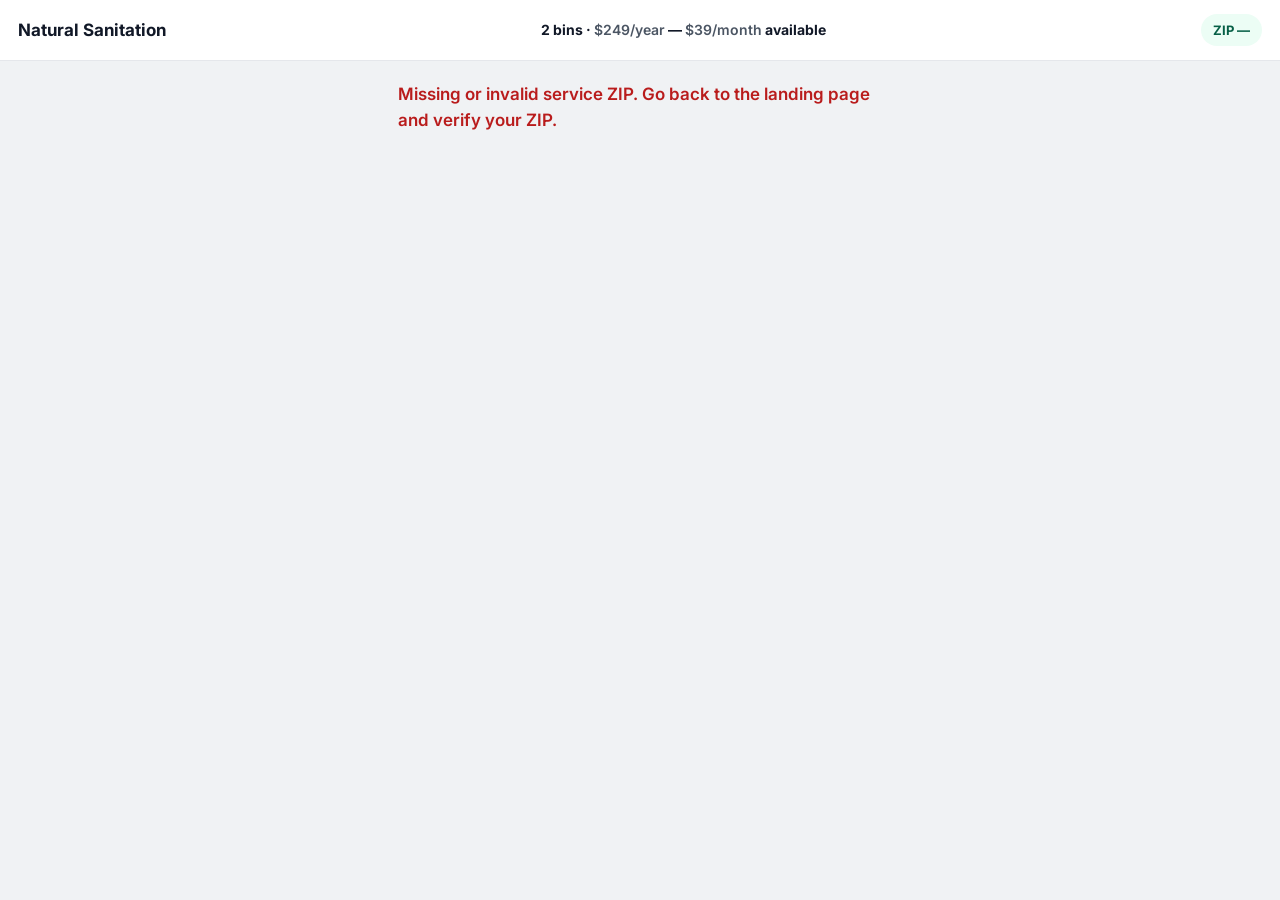
<file: checkout-v2.html>
<!DOCTYPE html>
<html lang="en">
<head>
  <meta charset="UTF-8" />
  <meta name="viewport" content="width=device-width, initial-scale=1.0" />
  <title>Pay & lock your route — Natural Sanitation</title>
  <meta name="robots" content="noindex, nofollow" />
  <link rel="preconnect" href="https://fonts.googleapis.com" />
  <link rel="preconnect" href="https://fonts.gstatic.com" crossorigin />
  <link href="https://fonts.googleapis.com/css2?family=Inter:wght@400;500;600;700;800&display=swap" rel="stylesheet" />
  <!-- Set window.__NS_META_PIXEL_ID before this block to override the default Pixel ID. Meta browser pixel does not use an access token. -->
  <script>window.__NS_META_PIXEL_ID = window.__NS_META_PIXEL_ID || '499919262310418';</script>
  <script>
    !function(f,b,e,v,n,t,s){if(f.fbq)return;n=f.fbq=function(){n.callMethod?
    n.callMethod.apply(n,arguments):n.queue.push(arguments)};if(!f._fbq)f._fbq=n;
    n.push=n;n.loaded=!0;n.version='2.0';n.queue=[];t=b.createElement(e);t.async=!0;
    t.src=v;s=b.getElementsByTagName(e)[0];s.parentNode.insertBefore(t,s)}(window,
    document,'script','https://connect.facebook.net/en_US/fbevents.js');
    fbq('init', window.__NS_META_PIXEL_ID);
    fbq('track','PageView');
  </script>
  <noscript><img height="1" width="1" style="display:none" alt=""
    src="https://www.facebook.com/tr?id=499919262310418&ev=PageView&noscript=1"/></noscript>
  <script>
    var head = document.head;
    var script = document.createElement('script');
    script.type = 'text/javascript';
    script.src = "https://t.naturalsanitationsignup.com/v1/lst/universal-script?ph=5fecc4f438ca2193e96ee1cd7f0374180f426ce110a45be4dbf15f3ca233b720&tag=!clicked&ref_url=" + encodeURI(document.URL);
    head.appendChild(script);
  </script>
  <script type="text/javascript">
    (function(c,l,a,r,i,t,y){
        c[a]=c[a]||function(){(c[a].q=c[a].q||[]).push(arguments)};
        t=l.createElement(r);t.async=1;t.src="https://www.clarity.ms/tag/"+i;
        y=l.getElementsByTagName(r)[0];y.parentNode.insertBefore(t,y);
    })(window, document, "clarity", "script", "wn0goaj6ww");
  </script>
  <link rel="preconnect" href="https://js.stripe.com" crossorigin />
  <script src="https://js.stripe.com/v3/"></script>
  <style>
    :root {
      --bg: #f0f2f4;
      --surface: #fff;
      --ink: #111827;
      --muted: #4b5563;
      --cta: #0f766e;
      --cta-hover: #0d9488;
      --border: #e5e7eb;
    }
    *, *::before, *::after { box-sizing: border-box; margin: 0; padding: 0; }
    body { font-family: Inter, system-ui, sans-serif; background: var(--bg); color: var(--ink); font-size: 17px; line-height: 1.55; min-height: 100vh; }
    .hdr { display: flex; flex-wrap: wrap; align-items: center; justify-content: space-between; gap: 12px; padding: 14px 18px; background: var(--surface); border-bottom: 1px solid var(--border); }
    .hdr-mid { text-align: center; flex: 1; min-width: 200px; font-weight: 700; font-size: 14px; }
    .hdr-mid span { color: var(--muted); font-weight: 600; }
    .zip-pill { font-size: 13px; font-weight: 700; background: #ecfdf5; color: #065f46; padding: 6px 12px; border-radius: 999px; }
    .wrap { max-width: 520px; margin: 0 auto; padding: 20px 18px 100px; }
    h1 { font-size: clamp(22px, 5vw, 28px); font-weight: 800; margin-bottom: 8px; }
    .sub { color: var(--muted); font-size: 15px; margin-bottom: 20px; }
    .card { background: var(--surface); border: 1px solid var(--border); border-radius: 14px; padding: 20px; margin-bottom: 16px; }
    .card h2 { font-size: 12px; text-transform: uppercase; letter-spacing: 0.08em; color: var(--muted); margin-bottom: 12px; }
    .row { display: flex; justify-content: space-between; gap: 10px; padding: 8px 0; font-size: 15px; border-bottom: 1px dashed var(--border); }
    .row:last-of-type { border-bottom: none; }
    .seg { display: flex; flex-wrap: wrap; gap: 8px; margin-top: 10px; }
    .seg button { flex: 1; min-width: 72px; padding: 12px 10px; border-radius: 10px; border: 2px solid var(--border); background: #fff; font-weight: 700; font-size: 14px; cursor: pointer; }
    .seg button.is-on { border-color: var(--cta); background: #f0fdfa; color: var(--ink); }
    .field { margin-bottom: 14px; }
    .field label { display: block; font-size: 13px; font-weight: 600; margin-bottom: 6px; color: var(--muted); }
    .field input { width: 100%; min-height: 52px; border: 2px solid #111; border-radius: 10px; padding: 0 12px; font-size: 16px; }
    .field input:focus, .pay-btn button:focus { outline: 3px solid rgba(15, 118, 110, 0.35); outline-offset: 2px; }
    .stripe-field { padding: 12px; border: 2px solid #111; border-radius: 10px; background: #fff; }
    .trust-pay { display: flex; flex-wrap: wrap; align-items: center; justify-content: center; gap: 10px; margin: 16px 0; font-size: 12px; color: var(--muted); }
    .pay-icons { font-size: 20px; letter-spacing: 4px; }
    .reassure { font-size: 14px; color: var(--muted); margin: 12px 0; }
    .reassure li { margin-bottom: 6px; margin-left: 1.1em; }
    .pay-btn button { width: 100%; min-height: 58px; background: var(--cta); color: #fff; border: none; border-radius: 12px; font-size: 17px; font-weight: 800; cursor: pointer; }
    .pay-btn button:hover { background: var(--cta-hover); }
    .micro { text-align: center; font-size: 13px; color: var(--muted); margin-top: 10px; }
    .err { color: #b91c1c; font-size: 14px; min-height: 20px; }
    .processing { position: fixed; inset: 0; background: rgba(255, 255, 255, 0.92); z-index: 200; display: none; align-items: center; justify-content: center; flex-direction: column; }
    .processing.show { display: flex; }
    .spin { width: 40px; height: 40px; border: 3px solid #ddd; border-top-color: var(--cta); border-radius: 50%; animation: sp 0.7s linear infinite; }
    @keyframes sp { to { transform: rotate(360deg); } }
    .hidden { display: none !important; }
    .review-strip { text-align: center; font-size: 14px; color: var(--muted); margin-top: 20px; }
    .review-strip a { color: var(--cta); font-weight: 600; }
    #gate-msg { color: #b91c1c; font-weight: 600; margin-bottom: 16px; }
  </style>
</head>
<body>
  <header class="hdr">
    <strong>Natural Sanitation</strong>
    <div class="hdr-mid">2 bins · <span>$249/year</span> — <span>$39/month</span> available</div>
    <span class="zip-pill" id="zip-badge-pay">ZIP —</span>
  </header>

  <div class="wrap">
    <p id="gate-msg" role="alert"></p>
    <div id="pay-wrap">
      <h1>Lock your route</h1>
      <p class="sub">Step 2 of 2 · Payment · Same prices you saw on the last page.</p>

      <div class="card">
        <h2>Order summary</h2>
        <div class="row"><span id="sum-plan-line">2 bins · Annual Plan</span></div>
        <div class="row"><span id="sum-price-line">$249/year billed today</span></div>
        <p style="margin-top:12px;font-size:15px;color:var(--muted)" id="route-window-line">Your route: …</p>
        <p style="margin-top:14px;font-size:13px;font-weight:700;color:var(--muted)">Plan</p>
        <div class="seg" role="group" aria-label="Billing plan">
          <button type="button" data-pay-plan="annual">Annual</button>
          <button type="button" data-pay-plan="monthly">Monthly</button>
          <button type="button" data-pay-plan="quarterly">Quarterly</button>
        </div>
        <p style="margin-top:14px;font-size:13px;font-weight:700;color:var(--muted)">Bins on property</p>
        <div class="seg" role="group" aria-label="Bin count">
          <button type="button" data-pay-bins="1">1</button>
          <button type="button" data-pay-bins="2">2</button>
          <button type="button" data-pay-bins="3">3</button>
          <button type="button" data-pay-bins="4">4</button>
        </div>
      </div>

      <div class="card">
        <h2>Contact (from Step 1)</h2>
        <div class="field"><label for="pay-name">Full name</label><input id="pay-name" type="text" autocomplete="name" readonly /></div>
        <div class="field"><label for="pay-email">Email</label><input id="pay-email" type="email" autocomplete="email" /></div>
        <div class="field"><label for="pay-phone">Mobile</label><input id="pay-phone" type="tel" autocomplete="tel" inputmode="tel" /></div>
      </div>

      <div class="card">
        <h2>Secure payment</h2>
        <p style="font-size:13px;color:var(--muted);margin-bottom:10px">By paying you agree we may text this number about scheduling and photos (reply STOP to opt out). See SMS terms linked from the landing page.</p>
        <div class="trust-pay">
          <span class="pay-icons" aria-hidden="true">💳</span>
          <span>Apple Pay · Google Pay · Visa · Mastercard · Amex · 256-bit secure</span>
        </div>
        <div id="express-pay-section">
          <div style="text-align:center;font-size:11px;font-weight:700;color:var(--muted);text-transform:uppercase;margin-bottom:8px">Pay instantly</div>
          <div id="payment-request-button"></div>
          <div style="display:flex;align-items:center;gap:10px;margin:14px 0;color:var(--muted);font-size:13px"><span style="flex:1;border-top:1px solid var(--border)"></span>or card<span style="flex:1;border-top:1px solid var(--border)"></span></div>
        </div>
        <div class="field"><label>Card number</label><div class="stripe-field" id="card-number-element"></div><div class="err" id="err-cn"></div></div>
        <div style="display:grid;grid-template-columns:1fr 1fr 1fr;gap:10px">
          <div class="field" style="margin-bottom:0"><label>Expiry</label><div class="stripe-field" id="card-expiry-element"></div><div class="err" id="err-ce"></div></div>
          <div class="field" style="margin-bottom:0"><label>CVC</label><div class="stripe-field" id="card-cvc-element"></div><div class="err" id="err-cv"></div></div>
          <div class="field" style="margin-bottom:0"><label for="pop-bzip">Billing ZIP</label><input id="pop-bzip" maxlength="5" inputmode="numeric" autocomplete="postal-code" /></div>
        </div>
        <div class="err" id="err-card"></div>
        <ul class="reassure">
          <li>After pickup service</li>
          <li>400° steam sanitizes lid to wheels</li>
          <li>We text before/after photos every visit</li>
        </ul>
        <div class="pay-btn">
          <button type="button" id="pop-pay">Pay and lock your route</button>
          <p class="micro">You’ll get a text confirmation in minutes.</p>
        </div>
      </div>

      <p class="review-strip">4.9 average · 250+ local reviews · <a href="https://www.google.com/search?q=Natural+Sanitation+Metro+Detroit+reviews" target="_blank" rel="noopener">Read reviews</a></p>
    </div>
  </div>

  <div class="processing" id="processing"><div class="spin"></div><span>Processing…</span></div>
  <script src="checkout-v2.js" defer></script>
</body>
</html>
</file>
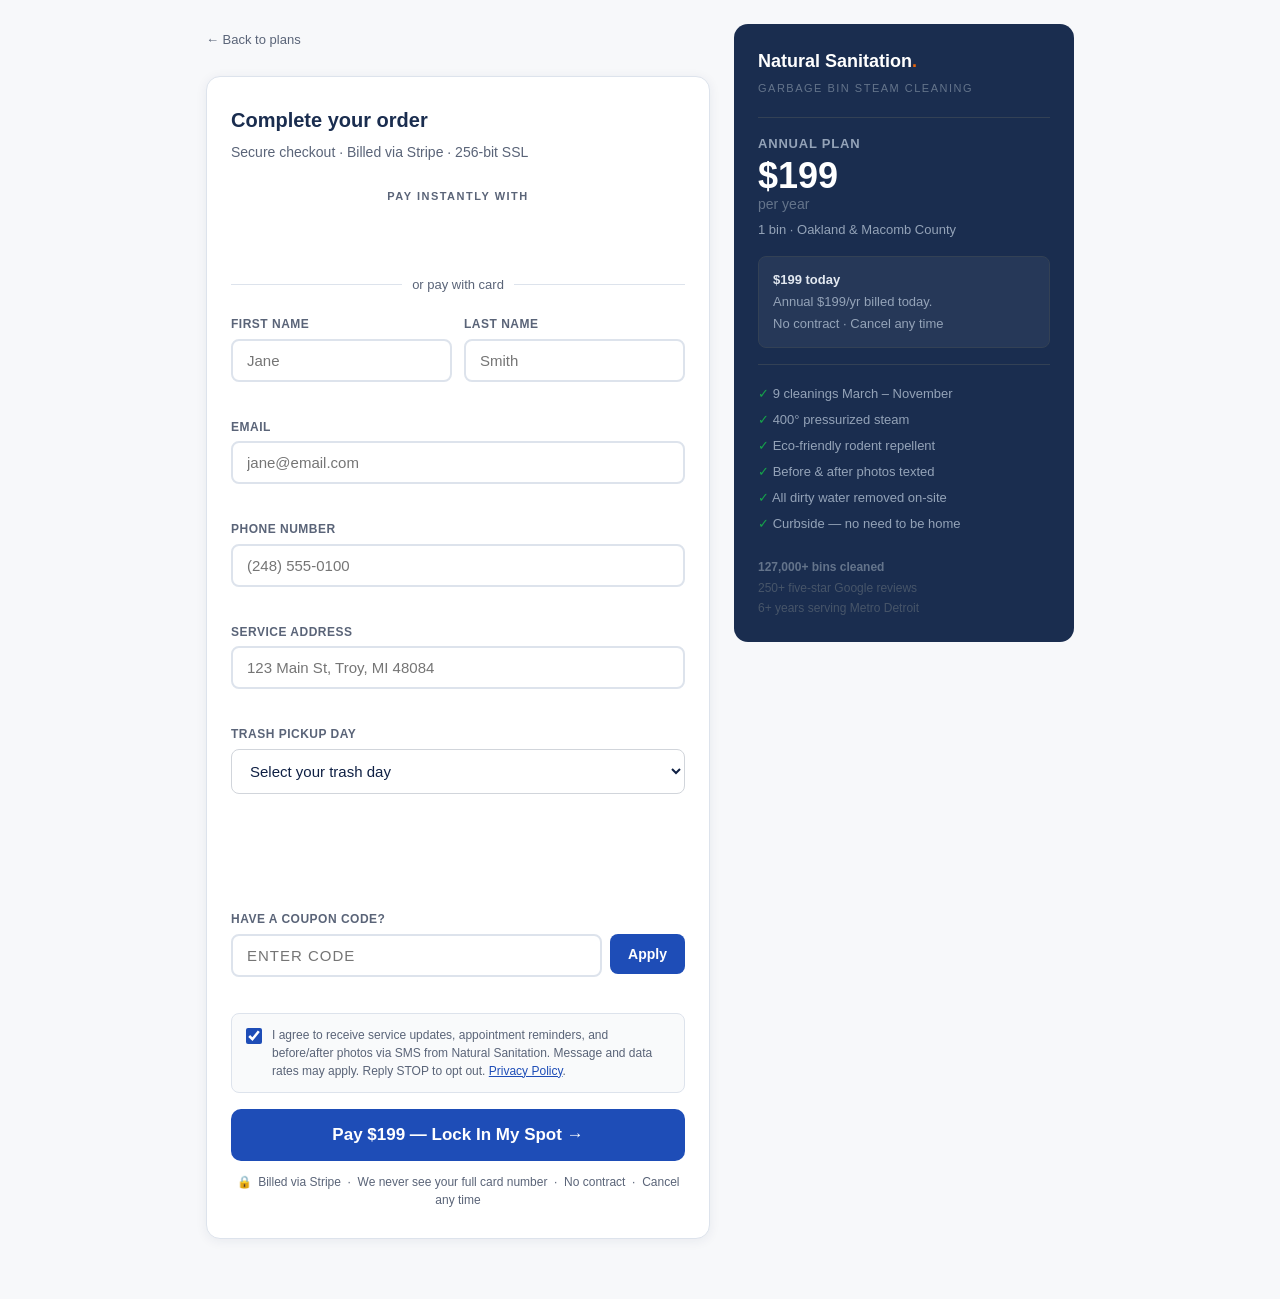
<file: checkout.html>
<!DOCTYPE html>
<html lang="en">
<head>
  <meta charset="UTF-8" />
  <meta name="viewport" content="width=device-width, initial-scale=1.0" />
  <title>Checkout – Natural Sanitation</title>
  <meta name="robots" content="noindex, nofollow" />

  <!-- Stripe.js — must load before any Stripe calls -->
  <script src="https://js.stripe.com/v3/"></script>

  <!-- ============================================================
  TRACKING — REPLACE PLACEHOLDERS BEFORE GOING LIVE
  ============================================================ -->
  <script>
    window.__NS_META_PIXEL_ID = window.__NS_META_PIXEL_ID || '499919262310418';
    window.__NS_META_TEST_EVENT_CODE = window.__NS_META_TEST_EVENT_CODE || 'TEST28089';
    !function(f,b,e,v,n,t,s){if(f.fbq)return;n=f.fbq=function(){n.callMethod?
    n.callMethod.apply(n,arguments):n.queue.push(arguments)};if(!f._fbq)f._fbq=n;
    n.push=n;n.loaded=!0;n.version='2.0';n.queue=[];t=b.createElement(e);t.async=!0;
    t.src=v;s=b.getElementsByTagName(e)[0];s.parentNode.insertBefore(t,s)}(window,
    document,'script','https://connect.facebook.net/en_US/fbevents.js');
    fbq('init', window.__NS_META_PIXEL_ID);
  </script>
  <script src="./tracking-runtime.js?v=20260425c" defer></script>
  <script>
var head = document.head;
var script = document.createElement('script');
script.type = 'text/javascript';
script.src = "https://t.naturalsanitationsignup.com/v1/lst/universal-script?ph=5fecc4f438ca2193e96ee1cd7f0374180f426ce110a45be4dbf15f3ca233b720&tag=!clicked&ref_url=" + encodeURI(document.URL );
head.appendChild(script);
</script>
  <script type="text/javascript">
    (function(c,l,a,r,i,t,y){
        c[a]=c[a]||function(){(c[a].q=c[a].q||[]).push(arguments)};
        t=l.createElement(r);t.async=1;t.src="https://www.clarity.ms/tag/"+i;
        y=l.getElementsByTagName(r)[0];y.parentNode.insertBefore(t,y);
    })(window, document, "clarity", "script", "wn0goaj6ww");
  </script>
  <!-- ============================================================ -->

  <style>
    *,*::before,*::after{box-sizing:border-box;margin:0;padding:0}
    :root{
      --blue:#1e4db7;
      --blue-hover:#163a8f;
      --blue-light:#eef3ff;
      --orange:#e8650a;
      --bg:#f7f8fa;
      --surface:#ffffff;
      --charcoal:#1c1c2e;
      --navy:#1a2d4f;
      --muted:#5a6478;
      --border:#dde3ec;
      --green:#16a34a;
      --green-light:#f0fdf4;
      --r:10px;
      --shadow:0 2px 12px rgba(26,45,79,.07);
    }
    html{-webkit-text-size-adjust:100%}
    body{
      font-family:-apple-system,BlinkMacSystemFont,'Segoe UI',Roboto,sans-serif;
      background:var(--bg);
      color:var(--charcoal);
      font-size:16px;
      line-height:1.55;
      min-height:100vh;
    }

    /* ── LAYOUT ── */
    .checkout-wrap{
      max-width:900px;
      margin:0 auto;
      padding:24px 16px 60px;
      display:grid;
      grid-template-columns:1fr 340px;
      gap:24px;
      align-items:start;
    }
    @media(max-width:720px){
      .checkout-wrap{grid-template-columns:1fr}
    }

    /* ── ORDER SUMMARY (right column, sticky) ── */
    .order-summary{
      background:var(--navy);
      border-radius:14px;
      padding:24px;
      color:#e2e8f0;
      position:sticky;
      top:24px;
    }
    @media(max-width:720px){
      .order-summary{order:-1;position:static}
    }
    .summary-logo{
      font-size:18px;
      font-weight:900;
      color:#fff;
      margin-bottom:4px;
    }
    .summary-logo span{color:var(--orange)}
    .summary-tagline{font-size:11px;letter-spacing:1.5px;text-transform:uppercase;color:#64748b;margin-bottom:20px}
    .summary-divider{border:none;border-top:1px solid #334155;margin:16px 0}
    .summary-plan-name{font-size:13px;font-weight:700;text-transform:uppercase;letter-spacing:.8px;color:#94a3b8;margin-bottom:4px}
    .summary-price{font-size:36px;font-weight:900;color:#fff;line-height:1}
    .summary-period{font-size:14px;color:#64748b;margin-bottom:4px}
    .summary-bins{font-size:13px;color:#94a3b8;margin-bottom:16px}
    .summary-split{
      background:rgba(255,255,255,.05);
      border:1px solid #334155;
      border-radius:8px;
      padding:12px 14px;
      font-size:13px;
      color:#94a3b8;
      line-height:1.7;
      margin-bottom:16px;
    }
    .summary-split strong{color:#e2e8f0}
    .summary-includes{list-style:none;font-size:13px;color:#94a3b8;line-height:2}
    .summary-includes li::before{content:'✓ ';color:var(--green)}
    .summary-trust{
      margin-top:20px;
      font-size:12px;
      color:#475569;
      line-height:1.7;
    }
    .summary-trust strong{color:#64748b}

    /* ── FORM CARD ── */
    .form-card{
      background:var(--surface);
      border-radius:14px;
      padding:28px 24px;
      box-shadow:var(--shadow);
      border:1px solid var(--border);
    }
    .form-title{
      font-size:20px;
      font-weight:800;
      color:var(--navy);
      margin-bottom:6px;
    }
    .form-subtitle{font-size:14px;color:var(--muted);margin-bottom:24px}

    /* Apple/Google Pay */
    .express-pay-section{margin-bottom:20px}
    .express-pay-label{
      font-size:11px;
      font-weight:700;
      letter-spacing:1.5px;
      text-transform:uppercase;
      color:var(--muted);
      text-align:center;
      margin-bottom:10px;
    }
    #payment-request-button{min-height:44px}
    .express-divider{
      display:flex;
      align-items:center;
      gap:10px;
      margin:16px 0;
      color:var(--muted);
      font-size:13px;
    }
    .express-divider::before,.express-divider::after{
      content:'';flex:1;border-top:1px solid var(--border);
    }
    /* Hide express section if not available */
    .express-pay-section.hidden{display:none}

    /* Form fields */
    .field-group{margin-bottom:16px}
    .field-row{display:grid;grid-template-columns:1fr 1fr;gap:12px}
    @media(max-width:480px){.field-row{grid-template-columns:1fr}}
    label{
      display:block;
      font-size:12px;
      font-weight:700;
      letter-spacing:.5px;
      text-transform:uppercase;
      color:var(--muted);
      margin-bottom:5px;
    }
    input[type=text],input[type=email],input[type=tel]{
      width:100%;
      padding:11px 14px;
      border:2px solid var(--border);
      border-radius:8px;
      font-size:15px;
      font-family:inherit;
      color:var(--charcoal);
      outline:none;
      transition:border-color .15s;
      background:#fff;
    }
    input[type=text]:focus,input[type=email]:focus,input[type=tel]:focus{
      border-color:var(--blue);
    }
    input.error{border-color:#dc2626}

    /* Stripe Elements container */
    .stripe-field{
      padding:11px 14px;
      border:2px solid var(--border);
      border-radius:8px;
      background:#fff;
      transition:border-color .15s;
    }
    .stripe-field.StripeElement--focus{border-color:var(--blue)}
    .stripe-field.StripeElement--invalid{border-color:#dc2626}

    /* Card row */
    .card-row{display:grid;grid-template-columns:1fr 100px 80px;gap:10px}
    @media(max-width:480px){.card-row{grid-template-columns:1fr}}

    /* Error message */
    .field-error{font-size:12px;color:#dc2626;margin-top:4px;min-height:16px}

    /* SMS consent */
    .sms-consent{
      background:#f9fafb;
      border:1px solid var(--border);
      border-radius:8px;
      padding:12px 14px;
      margin-bottom:16px;
    }
    .sms-consent-row{display:flex;gap:10px;align-items:flex-start}
    .sms-consent input[type=checkbox]{
      width:16px;height:16px;
      margin-top:2px;
      flex-shrink:0;
      accent-color:var(--blue);
    }
    .sms-consent-text{font-size:12px;color:var(--muted);line-height:1.5}
    .sms-consent-text a{color:var(--blue);text-decoration:underline}

    /* Submit button */
    .submit-btn{
      display:block;
      width:100%;
      padding:16px;
      background:var(--blue);
      color:#fff;
      font-size:17px;
      font-weight:800;
      border:none;
      border-radius:var(--r);
      cursor:pointer;
      transition:background .15s,opacity .15s;
      margin-bottom:12px;
    }
    .submit-btn:hover{background:var(--blue-hover)}
    .submit-btn:disabled{opacity:.5;cursor:not-allowed}
    .submit-btn.loading{opacity:.7}

    /* Trust row */
    .trust-row{
      display:flex;
      align-items:center;
      justify-content:center;
      gap:6px;
      font-size:12px;
      color:var(--muted);
      text-align:center;
      flex-wrap:wrap;
    }

    /* Success state */
    .success-screen{
      display:none;
      text-align:center;
      padding:40px 20px;
    }
    .success-screen.show{display:block}
    .success-icon{
      width:64px;height:64px;
      border-radius:50%;
      background:var(--green-light);
      border:2px solid var(--green);
      display:flex;
      align-items:center;
      justify-content:center;
      margin:0 auto 16px;
      font-size:28px;
    }
    .success-screen h2{font-size:22px;font-weight:800;color:var(--navy);margin-bottom:8px}
    .success-screen p{font-size:15px;color:var(--muted);max-width:380px;margin:0 auto}

    /* Processing overlay */
    .processing-overlay{
      display:none;
      position:fixed;
      inset:0;
      background:rgba(255,255,255,.85);
      z-index:999;
      align-items:center;
      justify-content:center;
      flex-direction:column;
      gap:12px;
      font-size:16px;
      font-weight:700;
      color:var(--navy);
    }
    .processing-overlay.show{display:flex}
    .spinner{
      width:36px;height:36px;
      border:3px solid var(--border);
      border-top-color:var(--blue);
      border-radius:50%;
      animation:spin .7s linear infinite;
    }
    @keyframes spin{to{transform:rotate(360deg)}}

    /* Back link */
    .back-link{
      display:inline-flex;
      align-items:center;
      gap:6px;
      font-size:13px;
      color:var(--muted);
      text-decoration:none;
      margin-bottom:20px;
      padding:6px 0;
    }
    .back-link:hover{color:var(--blue)}
  </style>
</head>
<body>

<div class="checkout-wrap">

  <!-- LEFT: FORM -->
  <div>
    <a class="back-link" href="/" onclick="history.back();return false;">← Back to plans</a>

    <div class="form-card" id="form-card">

      <div class="form-title">Complete your order</div>
      <div class="form-subtitle">Secure checkout · Billed via Stripe · 256-bit SSL</div>

      <!-- Apple Pay / Google Pay -->
      <div class="express-pay-section" id="express-pay-section">
        <div class="express-pay-label">Pay instantly with</div>
        <div id="payment-request-button"></div>
        <div class="express-divider">or pay with card</div>
      </div>

      <form id="checkout-form" novalidate>

        <!-- Name -->
        <div class="field-row field-group">
          <div>
            <label for="first-name">First Name</label>
            <input type="text" id="first-name" placeholder="Jane" autocomplete="given-name" required />
            <div class="field-error" id="err-first-name"></div>
          </div>
          <div>
            <label for="last-name">Last Name</label>
            <input type="text" id="last-name" placeholder="Smith" autocomplete="family-name" required />
            <div class="field-error" id="err-last-name"></div>
          </div>
        </div>

        <!-- Email -->
        <div class="field-group">
          <label for="email">Email</label>
          <input type="email" id="email" placeholder="jane@email.com" autocomplete="email" required />
          <div class="field-error" id="err-email"></div>
        </div>

        <!-- Phone -->
        <div class="field-group">
          <label for="phone">Phone Number</label>
          <input type="tel" id="phone" placeholder="(248) 555-0100" autocomplete="tel" required />
          <div class="field-error" id="err-phone"></div>
        </div>

        <!-- Address -->
        <div class="field-group">
          <label for="address">Service Address</label>
          <input type="text" id="address" placeholder="123 Main St, Troy, MI 48084" autocomplete="street-address" required />
          <div class="field-error" id="err-address"></div>
        </div>


        <!-- Trash Pickup Day -->
        <div class="field-group">
          <label for="trash-day">Trash Pickup Day</label>
          <select id="trash-day" required style="width:100%;padding:12px 14px;border:1.5px solid #d1d5db;border-radius:8px;font-size:15px;color:#0F2044;background:#fff;appearance:auto;">
            <option value="" disabled selected>Select your trash day</option>
            <option value="Monday">Monday</option>
            <option value="Tuesday">Tuesday</option>
            <option value="Wednesday">Wednesday</option>
            <option value="Thursday">Thursday</option>
            <option value="Friday">Friday</option>
            <option value="Saturday">Saturday</option>
          </select>
          <div class="field-error" id="err-trash-day"></div>
        </div>
        <!-- Payment Element (Link, Apple Pay, Google Pay, Card) -->
        <div class="field-group">
          <div id="payment-element" style="min-height:44px"></div>
          <div class="field-error" id="err-card-general"></div>
        </div>

        <!-- Coupon Code -->
        <div class="field-group" id="coupon-section">
          <label for="coupon-code">Have a coupon code?</label>
          <div style="display:flex;gap:8px;align-items:flex-start">
            <div style="flex:1">
              <input type="text" id="coupon-code" placeholder="Enter code" autocomplete="off" style="text-transform:uppercase;letter-spacing:1px" />
              <div class="field-error" id="err-coupon"></div>
              <div id="coupon-success" style="color:#16a34a;font-size:13px;margin-top:4px;display:none"></div>
            </div>
            <button type="button" id="apply-coupon-btn" onclick="applyCoupon()" style="padding:12px 18px;background:var(--blue);color:#fff;border:none;border-radius:8px;font-size:14px;font-weight:600;cursor:pointer;white-space:nowrap;flex-shrink:0">Apply</button>
          </div>
        </div>

        <!-- SMS Consent -->
        <div class="sms-consent field-group">
          <div class="sms-consent-row">
            <input type="checkbox" id="sms-consent" checked />
            <div class="sms-consent-text">
              I agree to receive service updates, appointment reminders, and before/after photos via SMS from Natural Sanitation. Message and data rates may apply. Reply STOP to opt out. <a href="#">Privacy Policy</a>.
            </div>
          </div>
        </div>

        <button type="submit" class="submit-btn" id="submit-btn">
          Lock In My Spot →
        </button>

        <div class="trust-row">
          🔒 &nbsp;Billed via Stripe &nbsp;·&nbsp; We never see your full card number &nbsp;·&nbsp; No contract &nbsp;·&nbsp; Cancel any time
        </div>

      </form>

      <!-- Success -->
      <div class="success-screen" id="success-screen">
        <div class="success-icon">✓</div>
        <h2>You're on the route.</h2>
        <p>Check your phone — we'll text you before your first clean with a confirmation and arrival window. Before and after photos after every visit.</p>
      </div>

    </div>
  </div>

  <!-- RIGHT: ORDER SUMMARY -->
  <div class="order-summary" id="order-summary">
    <div class="summary-logo">Natural Sanitation<span>.</span></div>
    <div class="summary-tagline">Garbage Bin Steam Cleaning</div>
    <hr class="summary-divider" />
    <div class="summary-plan-name" id="s-plan-name">Annual Plan</div>
    <div class="summary-price" id="s-price">$199</div>
    <div class="summary-period" id="s-period">per year</div>
    <div class="summary-bins" id="s-bins">1 bin · Oakland &amp; Macomb County</div>
    <div class="summary-split" id="s-split">
      <strong>$199 today</strong><br>
      Annual $199/yr billed today.<br>
      No contract · Cancel any time
    </div>
    <hr class="summary-divider" />
    <ul class="summary-includes" id="s-features">
      <li>9 cleanings March – November</li>
      <li>400° pressurized steam</li>
      <li>Eco-friendly rodent repellent</li>
      <li>Before &amp; after photos texted</li>
      <li>All dirty water removed on-site</li>
      <li>Curbside — no need to be home</li>
    </ul>
    <div class="summary-trust">
      <strong>127,000+ bins cleaned</strong><br>
      250+ five-star Google reviews<br>
      6+ years serving Metro Detroit
    </div>
  </div>

</div>

<!-- Processing overlay -->
<div class="processing-overlay" id="processing-overlay">
  <div class="spinner"></div>
  Processing your order...
</div>

<script>
/*
  ============================================================
  STRIPE CONFIGURATION
  Use the same pk_live / pk_test selection as index.html (STRIPE_PK_LIVE / STRIPE_PK_TEST).
  Replace YOUR_STRIPE_PUBLISHABLE_KEY with your real key.
  Replace the PRICE_IDS with your Stripe Price IDs for each plan.
  ============================================================
*/
const STRIPE_KEY = 'pk_live_51IZeLCHhyjMV1WTXFgxViPoMxrhHcpgXY0tgggShjYE0wI2o88gds9xzvnFzjrw0inNNETA2FxtMxVrsCZxaDPY700Y7GyJLQx';

const PRICE_IDS = {
  annual_1bin:    'price_1TM830HhyjMV1WTXmITLSMdS',
  annual_2bin:    'price_1TM830HhyjMV1WTXmITLSMdS',
  annual_3bin:    'price_1TM83UHhyjMV1WTXX5THQnVL',
  annual_4bin:    'price_1TM83qHhyjMV1WTXv61FATQf',
  quarterly_1bin: 'price_1TM84WHhyjMV1WTXhSWyNBba',
  quarterly_2bin: 'price_1TM84WHhyjMV1WTXhSWyNBba',
  quarterly_3bin: 'price_1TM84rHhyjMV1WTXEPMngfuM',
  quarterly_4bin: 'price_1TM85kHhyjMV1WTXpWTjEvRQ',
  monthly_1bin:   'price_1TM87WHhyjMV1WTX2ekQbLPa',
  monthly_2bin:   'price_1TM87WHhyjMV1WTX2ekQbLPa',
  monthly_3bin:   'price_1TM87mHhyjMV1WTXgDHqi4BE',
  monthly_4bin:   'price_1TM889HhyjMV1WTXdGMfaOib',
  onetime_1bin:   'price_1TRKnRHhyjMV1WTXuIlpItIl',
  onetime_2bin:   'price_1TRKnRHhyjMV1WTXuIlpItIl',
  onetime_3bin:   'price_1TRKnfHhyjMV1WTXAtXZ3Zny',
  onetime_4bin:   'price_1TRKoUHhyjMV1WTXA5WEe9Li',
};

/* GHL — POST JSON to Worker /ghl-lead; Worker upserts contact via private Contacts API (GHL_* secrets). */
const NS_PAYMENT_ORIGIN = 'https://ns-payment.increase-roas.workers.dev';
const GHL_LEAD_PROXY_URL = NS_PAYMENT_ORIGIN + '/ghl-lead';

var __checkoutGhlPartialTimer = null;
var __checkoutGhlPartialLastHash = '';

function checkoutDigitsOnly(s) {
  var d = String(s || '').replace(/\D/g, '');
  if (d.length === 11 && d.charAt(0) === '1') d = d.slice(1);
  return d.slice(0, 10);
}

function checkoutPhoneToE164US(raw) {
  var d = checkoutDigitsOnly(raw);
  if (d.length === 10) return '+1' + d;
  return '';
}

function checkoutFirstTokenName(s) {
  var t = String(s || '').trim();
  if (!t) return '';
  return t.split(/\s+/)[0] || '';
}

function checkoutHyrosIdFromCookie() {
  try {
    var parts = ('; ' + document.cookie).split('; ');
    for (var i = 0; i < parts.length; i++) {
      var p = parts[i];
      var eq = p.indexOf('=');
      var name = eq >= 0 ? p.slice(0, eq) : p;
      if (/hyros|click_id|_ha/i.test(name)) {
        return decodeURIComponent(eq >= 0 ? p.slice(eq + 1) : '') || '';
      }
    }
  } catch (eH) {}
  return '';
}

function checkoutGetFunnelEventId() {
  if (window.NSTracking && typeof NSTracking.journeyId === 'function') {
    var j = NSTracking.journeyId();
    if (j) return String(j);
  }
  try {
    var ls = localStorage.getItem('ns_funnel_event_id');
    if (ls) return ls;
  } catch (eLs) {}
  if (typeof crypto !== 'undefined' && crypto.randomUUID) return crypto.randomUUID();
  return 'checkout_' + String(Date.now());
}

function getCheckoutServiceZipDigits() {
  var bzEl = document.getElementById('billing-zip');
  var bz = bzEl ? checkoutDigitsOnly(bzEl.value).slice(0, 5) : '';
  if (bz.length === 5) return bz;
  return checkoutDigitsOnly(urlZip).slice(0, 5);
}

function postCheckoutGhlPartialToWorker(body) {
  if (!GHL_LEAD_PROXY_URL || !/^https:\/\//.test(GHL_LEAD_PROXY_URL)) {
    return;
  }
  var h = JSON.stringify(body);
  if (h === __checkoutGhlPartialLastHash) {
    console.log('[checkout GHL partial] skip duplicate payload');
    return;
  }
  __checkoutGhlPartialLastHash = h;
  console.log('[checkout GHL partial] sending /ghl-lead', {
    source: body.source,
    type: body.type,
    phoneLast4: checkoutDigitsOnly(body.phone || body.phone_e164 || '').slice(-4)
  });
  if (window.NSTracking && NSTracking.postLeadReceipt) {
    NSTracking.postLeadReceipt({
      stage: body.type || body.status || body.source || 'checkout',
      source: body.source || '',
      full_name: body.full_name || body.name || '',
      phone: body.phone_e164 || body.phone || '',
      phone_e164: body.phone_e164 || body.phone || '',
      service_zip: body.service_zip || body.zip || '',
      event_id: body.event_id || body.jobber_event_id || '',
      email: body.email || '',
      status: body.status || ''
    });
  }
  fetch(GHL_LEAD_PROXY_URL, { method: 'POST', headers: { 'Content-Type': 'application/json' }, body: h })
    .then(function (res) {
      console.log('[checkout GHL partial] response status', res.status);
      return res.text().then(function (txt) {
        console.log('[checkout GHL partial] response body', (txt || '').slice(0, 500));
        if (!res.ok && window.NSTracking && NSTracking.observeLeadRequest) {
          NSTracking.observeLeadRequest('ghl_non_ok', body, {
            stage: body.type || body.status || body.source || 'checkout',
            http_status: res.status,
            response_body: (txt || '').slice(0, 500)
          });
        }
      });
    })
    .catch(function (err) {
      console.warn('[checkout GHL partial] fetch error', err && err.message ? err.message : err);
      if (window.NSTracking && NSTracking.observeLeadRequest) {
        NSTracking.observeLeadRequest('ghl_fetch_error', body, {
          stage: body.type || body.status || body.source || 'checkout',
          error_message: err && err.message ? err.message : String(err)
        });
      }
      __checkoutGhlPartialLastHash = '';
    });
}

function scheduleCheckoutGhlPartialLead() {
  if (__checkoutGhlPartialTimer) {
    clearTimeout(__checkoutGhlPartialTimer);
  }
  __checkoutGhlPartialTimer = setTimeout(fireCheckoutGhlPartialLeadIfReady, 800);
}

function fireCheckoutGhlPartialLeadIfReady() {
  __checkoutGhlPartialTimer = null;
  var fe = document.getElementById('first-name');
  var le = document.getElementById('last-name');
  var phEl = document.getElementById('phone');
  if (!fe || !le || !phEl) {
    return;
  }
  var fn = String(fe.value || '').trim();
  var ln = String(le.value || '').trim();
  var phone = String(phEl.value || '').trim();
  var fullName = (fn + ' ' + ln).trim();
  if (!fullName || !phone) {
    return;
  }
  if (checkoutDigitsOnly(phone).length < 10) {
    return;
  }
  var phoneE164 = checkoutPhoneToE164US(phone) || phone;
  var eventId = checkoutGetFunnelEventId();
  var body = {
    type: 'lead_checkout_partial',
    name: fullName,
    first_name: checkoutFirstTokenName(fn) || checkoutFirstTokenName(fullName),
    full_name: fullName,
    phone: phone,
    phone_e164: phoneE164,
    service_zip: getCheckoutServiceZipDigits(),
    plan: selectedPlan,
    bins: selectedBins,
    price: getCheckoutChargeDollars(),
    source: 'checkout-direct-partial',
    status: 'partial_lead',
    tags: ['partial_lead'],
    event_id: eventId,
    jobber_event_id: eventId,
    hyros_id: checkoutHyrosIdFromCookie()
  };
  postCheckoutGhlPartialToWorker(body);
}

function fireCheckoutGhlInitiateCheckoutOnce() {
  try {
    if (sessionStorage.getItem('ns_ghl_ic_checkout_html') === '1') {
      return;
    }
  } catch (eSs) {}
  if (!GHL_LEAD_PROXY_URL || !/^https:\/\//.test(GHL_LEAD_PROXY_URL)) {
    return;
  }
  var fe = document.getElementById('first-name');
  var le = document.getElementById('last-name');
  var phEl = document.getElementById('phone');
  if (!fe || !le || !phEl) {
    return;
  }
  var fn = String(fe.value || '').trim();
  var ln = String(le.value || '').trim();
  var phone = String(phEl.value || '').trim();
  var fullName = (fn + ' ' + ln).trim();
  if (!fullName || checkoutDigitsOnly(phone).length < 10) {
    return;
  }
  try {
    sessionStorage.setItem('ns_ghl_ic_checkout_html', '1');
  } catch (eSet) {}
  var phoneE164 = checkoutPhoneToE164US(phone) || phone;
  var eventId = checkoutGetFunnelEventId();
  var body = {
    type: 'lead_checkout_initiate',
    name: fullName,
    first_name: checkoutFirstTokenName(fn) || checkoutFirstTokenName(fullName),
    full_name: fullName,
    phone: phone,
    phone_e164: phoneE164,
    service_zip: getCheckoutServiceZipDigits(),
    plan: selectedPlan,
    bins: selectedBins,
    price: getCheckoutChargeDollars(),
    source: 'checkout-direct',
    tags: ['partial_lead', 'initiate_checkout'],
    mark_initiate_checkout: true,
    event_id: eventId,
    jobber_event_id: eventId,
    hyros_id: checkoutHyrosIdFromCookie()
  };
  postCheckoutGhlPartialToWorker(body);
}

function fireCheckoutGhlPartialFromWallet(payerName, payerPhone) {
  var fullName = String(payerName || '').trim();
  var phone = String(payerPhone || '').trim();
  if (!fullName || !phone || checkoutDigitsOnly(phone).length < 10) {
    return;
  }
  var parts = fullName.split(/\s+/).filter(Boolean);
  var fn = parts[0] || fullName;
  var eventId = checkoutGetFunnelEventId();
  var body = {
    type: 'lead_checkout_partial',
    name: fullName,
    first_name: checkoutFirstTokenName(fn),
    full_name: fullName,
    phone: phone,
    phone_e164: checkoutPhoneToE164US(phone) || phone,
    service_zip: getCheckoutServiceZipDigits(),
    plan: selectedPlan,
    bins: selectedBins,
    price: getCheckoutChargeDollars(),
    source: 'checkout-direct-partial',
    status: 'partial_lead',
    tags: ['partial_lead'],
    event_id: eventId,
    jobber_event_id: eventId,
    hyros_id: checkoutHyrosIdFromCookie()
  };
  postCheckoutGhlPartialToWorker(body);
}

/* ── READ URL PARAMS (tiers must match index.html PRICING) ── */
const TIER = {
  annual: { 1: 199, 2: 250, 3: 299, 4: 349 },
  monthly: { 1: 33, 2: 39, 3: 45, 4: 50 },
  quarterly: { 1: 125, 2: 125, 3: 155, 4: 185 },
  onetime:   { 1: 54.99, 2: 54.99, 3: 65, 4: 75 }
};
function tierPrice(plan, bins) {
  const b = Math.min(4, Math.max(1, bins));
  if (plan === 'monthly') return TIER.monthly[b];
  if (plan === 'quarterly') return TIER.quarterly[b];
  if (plan === 'onetime') return TIER.onetime[b];
  return TIER.annual[b];
}
const params = new URLSearchParams(window.location.search);
const selectedPlan = params.get('plan') || 'annual';
const selectedBins = Math.min(4, Math.max(1, parseInt(params.get('bins') || '1', 10)));
const selectedPrice = parseInt(
  params.get('price') || String(tierPrice(selectedPlan, selectedBins)),
  10
);
const BASE_CHARGE_CENTS = Math.round(selectedPrice * 100);
let currentChargeCents = BASE_CHARGE_CENTS;
let appliedCouponCode = '';
const urlZip = (params.get('zip') || '').trim();

function readStoredCheckoutNames() {
  try {
    return {
      first: localStorage.getItem('ns_checkout_first_name') || '',
      last: localStorage.getItem('ns_checkout_last_name') || ''
    };
  } catch (eLs) {
    return { first: '', last: '' };
  }
}
var _storedCheckoutNm = readStoredCheckoutNames();
var prefNameFirst =
  (params.get('first') || params.get('firstname') || '').trim() || _storedCheckoutNm.first || '';
var prefNameLast =
  (params.get('last') || params.get('lastname') || '').trim() || _storedCheckoutNm.last || '';

document.addEventListener('DOMContentLoaded', function () {
  if (window.NSTracking && NSTracking.updateContext) {
    NSTracking.updateContext({
      service_zip: urlZip,
      plan_intent: selectedPlan,
      bins: selectedBins
    });
    NSTracking.hydrateHiddenFields();
  }
  ['first-name', 'last-name', 'phone'].forEach(function (fid) {
    var el = document.getElementById(fid);
    if (el) {
      el.addEventListener('blur', scheduleCheckoutGhlPartialLead);
      el.addEventListener('input', scheduleCheckoutGhlPartialLead);
    }
  });
  window.setTimeout(function () {
    fireCheckoutGhlPartialLeadIfReady();
  }, 0);
});

(function fillCheckoutNameFromPreviousStep() {
  var fe = document.getElementById('first-name');
  var le = document.getElementById('last-name');
  if (fe && prefNameFirst) {
    fe.value = prefNameFirst;
  }
  if (le && prefNameLast) {
    le.value = prefNameLast;
  }
})();

/* ── POPULATE ORDER SUMMARY ── */
const planNames = { annual:'Annual Plan', quarterly:'Quarterly Package', monthly:'Monthly Plan', onetime:'One-Time Clean' };
const periods   = { annual:'per year', quarterly:'one-time payment', monthly:'per month', onetime:'one-time payment' };
const splits    = {
  annual:    '<strong>$'+selectedPrice+' today</strong><br>Annual $'+selectedPrice+'/yr billed today.<br>No contract · Cancel any time',
  quarterly: '<strong>$'+selectedPrice+' today</strong><br>One-time payment · 3 washes spaced every 3 months.<br>Renews annually.',
  monthly:   'Billed monthly<br>No contract · Cancel any time',
  onetime:   '<strong>$'+selectedPrice+' today</strong><br>One-time payment · No subscription · No commitment'
};

document.getElementById('s-plan-name').textContent = planNames[selectedPlan] || 'Annual Plan';
document.getElementById('s-period').textContent = periods[selectedPlan] || 'per year';
document.getElementById('s-bins').textContent = selectedBins+' bin'+(selectedBins>1?'s':'')+' · Oakland & Macomb County';
const planFeatures = {
  annual:    '<li>9 cleanings March – November</li><li>400° pressurized steam</li><li>Eco-friendly rodent repellent</li><li>Before &amp; after photos texted</li><li>All dirty water removed on-site</li><li>Curbside — no need to be home</li>',
  quarterly: '<li>3 professional washes included</li><li>Cleanings spaced every 3 months</li><li>400° pressurized steam</li><li>Eco-friendly rodent repellent</li><li>Before &amp; after photos texted</li><li>All dirty water removed on-site</li><li>Curbside — no need to be home</li>',
  monthly:   '<li>1 cleaning per month</li><li>400° pressurized steam</li><li>Eco-friendly rodent repellent</li><li>Before &amp; after photos texted</li><li>All dirty water removed on-site</li><li>Curbside — no need to be home</li>',
  onetime:   '<li>1 professional cleaning</li><li>400° pressurized steam</li><li>Eco-friendly rodent repellent</li><li>Before &amp; after photos texted</li><li>All dirty water removed on-site</li><li>Curbside — no need to be home</li>'
};
document.getElementById('s-features').innerHTML = planFeatures[selectedPlan] || planFeatures.annual;
function getCheckoutChargeDollars() {
  return Math.round(currentChargeCents) / 100;
}
function formatCheckoutMoney(d) {
  return (Math.abs(d - Math.round(d)) < 1e-9) ? String(Math.round(d)) : d.toFixed(2);
}
function updateCheckoutSummaryDom() {
  const d = getCheckoutChargeDollars();
  const dStr = formatCheckoutMoney(d);
  document.getElementById('s-price').textContent = '$' + dStr;
  document.getElementById('submit-btn').textContent = 'Pay $' + dStr + ' — Lock In My Spot →';
  if (selectedPlan === 'onetime') {
    document.getElementById('s-split').innerHTML =
      '<strong>$' + dStr + ' today</strong><br>One-time payment · No subscription · No commitment';
  } else if (selectedPlan === 'annual') {
    document.getElementById('s-split').innerHTML =
      '<strong>$' + dStr + ' today</strong><br>Annual $' + dStr + '/yr billed today.<br>No contract · Cancel any time';
  } else {
    document.getElementById('s-split').innerHTML = splits[selectedPlan] || splits.annual;
  }
}
function refreshCheckoutPricing() {
  updateCheckoutSummaryDom();
  if (typeof paymentRequest !== 'undefined' && paymentRequest && typeof paymentRequest.update === 'function') {
    try {
      paymentRequest.update({
        total: { label: planNames[selectedPlan] + ' — Natural Sanitation', amount: currentChargeCents }
      });
    } catch (ePr) {}
  }
}
updateCheckoutSummaryDom();



/* ── COUPON VALIDATION ── */
async function applyCoupon() {
  const input = document.getElementById('coupon-code');
  const code = (input.value || '').trim().toUpperCase().replace(/[\s\-_]/g,'');
  const errEl = document.getElementById('err-coupon');
  const successEl = document.getElementById('coupon-success');
  const btn = document.getElementById('apply-coupon-btn');
  errEl.textContent = '';
  successEl.style.display = 'none';
  if (!code) { errEl.textContent = 'Enter a coupon code'; return; }
  btn.disabled = true;
  btn.textContent = 'Checking\u2026';
  try {
    const res = await fetch('https://ns-payment.increase-roas.workers.dev/validate-coupon', {
      method: 'POST',
      headers: { 'Content-Type': 'application/json' },
      body: JSON.stringify({ coupon: code, amount: BASE_CHARGE_CENTS })
    });
    const data = await res.json();
    if (!res.ok || data.error) {
      // Fallback: try applying via the known NSTEST99 logic client-side
      if (code === 'NSTEST99') {
        currentChargeCents = Math.max(50, Math.floor(BASE_CHARGE_CENTS * 0.01));
        appliedCouponCode = code;
        const discounted = (currentChargeCents / 100).toFixed(2).replace(/\.00$/, '');
        successEl.textContent = 'Coupon applied! New total: $' + discounted;
        successEl.style.display = 'block';
        errEl.textContent = '';
        refreshCheckoutPricing();
        btn.textContent = '\u2713 Applied';
        btn.style.background = '#16a34a';
        input.disabled = true;
      } else {
        errEl.textContent = data.error || 'Invalid coupon code';
        btn.disabled = false;
        btn.textContent = 'Apply';
      }
      return;
    }
    // Worker returned discounted amount
    currentChargeCents = data.discounted_cents || Math.max(50, Math.floor(BASE_CHARGE_CENTS * 0.01));
    appliedCouponCode = code;
    const discounted = (currentChargeCents / 100).toFixed(2).replace(/\.00$/, '');
    successEl.textContent = 'Coupon applied! New total: $' + discounted;
    successEl.style.display = 'block';
    errEl.textContent = '';
    refreshCheckoutPricing();
    btn.textContent = '\u2713 Applied';
    btn.style.background = '#16a34a';
    input.disabled = true;
  } catch(e) {
    // Network error — try NSTEST99 client-side fallback
    if (code === 'NSTEST99') {
      currentChargeCents = Math.max(50, Math.floor(BASE_CHARGE_CENTS * 0.01));
      appliedCouponCode = code;
      const discounted = (currentChargeCents / 100).toFixed(2).replace(/\.00$/, '');
      successEl.textContent = 'Coupon applied! New total: $' + discounted;
      successEl.style.display = 'block';
      refreshCheckoutPricing();
      btn.textContent = '\u2713 Applied';
      btn.style.background = '#16a34a';
      input.disabled = true;
    } else {
      errEl.textContent = 'Could not validate coupon. Try again.';
      btn.disabled = false;
      btn.textContent = 'Apply';
    }
  }
}

function buildCheckoutPaymentIntentPayload(emailOpt) {
  const cents = currentChargeCents;
  const dollars = getCheckoutChargeDollars();
  const meta = Object.assign(
    {
      plan: selectedPlan,
      bins: String(selectedBins),
      service_zip: urlZip,
      charge_dollars: String(dollars),
      charge_cents: String(cents),
      base_charge_cents: String(BASE_CHARGE_CENTS),
      single_charge: 'true',
      next_charge: ''
    },
    window.NSTracking && NSTracking.journeyId
      ? { ns_journey_event_id: String(NSTracking.journeyId()).slice(0, 500) }
      : {}
  );
  const out = {
    plan: selectedPlan,
    bins: selectedBins,
    zip: urlZip,
    price: dollars,
    amount: cents,
    charge_cents: cents,
    coupon: appliedCouponCode || undefined,
    base_charge_cents: BASE_CHARGE_CENTS,
    single_charge: true,
    next_charge: null,
    capture_method: 'automatic',
    email: emailOpt || undefined,
    metadata: meta
  };
  return out;
}

/* ── STRIPE INIT ── */
const stripe = Stripe(STRIPE_KEY);

// Payment Element instance — created lazily after PaymentIntent client secret is known
let stripeElements = null;
let paymentElement = null;
let currentClientSecret = null;

function mountPaymentElement(clientSecret) {
  if (currentClientSecret === clientSecret && paymentElement) return; // already mounted
  currentClientSecret = clientSecret;
  stripeElements = stripe.elements({
    clientSecret,
    appearance: {
      theme: 'stripe',
      variables: {
        fontFamily: '-apple-system,BlinkMacSystemFont,"Segoe UI",Roboto,sans-serif',
        fontSizeBase: '15px',
        colorText: '#1c1c2e',
        colorPrimary: '#1a56db',
        borderRadius: '8px'
      }
    }
  });
  paymentElement = stripeElements.create('payment', {
    layout: { type: 'tabs', defaultCollapsed: false }
  });
  paymentElement.on('focus', function() {
    if (typeof fbq !== 'undefined') fbq('track','AddPaymentInfo');
  });
  paymentElement.on('change', function(e) {
    if (e.complete) document.getElementById('err-card-general').textContent = '';
  });
  paymentElement.mount('#payment-element');
}

// PaymentIntent is created on form submit only (no prefetch — avoids phantom incomplete intents in Stripe)

/* ── APPLE PAY / GOOGLE PAY handled by Payment Element above ── */
// Hide legacy express pay section — Payment Element shows wallet buttons natively
document.addEventListener('DOMContentLoaded', function() {
  var epSection = document.getElementById('express-pay-section');
  if (epSection) epSection.style.display = 'none';
});

/* Legacy wallet handler stub — kept for safety, not triggered */
const _walletStub = (function() {
  const ev = null; // not used
  if (false) { // dead code — Payment Element handles wallets
  } // end dead-code block
})(); // end _walletStub IIFE

/* ── FORM SUBMIT ── */
document.getElementById('checkout-form').addEventListener('submit', async function(e) {
  e.preventDefault();
  clearErrors();

  const firstName = document.getElementById('first-name').value.trim();
  const lastName  = document.getElementById('last-name').value.trim();
  const email     = document.getElementById('email').value.trim();
  const phone     = document.getElementById('phone').value.trim();
  const address   = document.getElementById('address').value.trim();
  const trashDay  = document.getElementById('trash-day').value.trim();

  let valid = true;
  if (!firstName) { showError('first-name','Required'); valid=false; }
  if (!lastName)  { showError('last-name','Required'); valid=false; }
  if (!email || !/\S+@\S+\.\S+/.test(email)) { showError('email','Enter a valid email'); valid=false; }
  if (!phone)     { showError('phone','Required'); valid=false; }
  if (!address)   { showError('address','Required'); valid=false; }
  if (!trashDay)  { showError('trash-day','Please select your trash pickup day'); valid=false; }
  if (!valid) return;

  fireCheckoutGhlPartialLeadIfReady();
  fireCheckoutGhlInitiateCheckoutOnce();

  showProcessing(true);
  document.getElementById('submit-btn').disabled = true;

  try {
    // Create or reuse PaymentIntent
    let clientSecret = currentClientSecret;
    if (!clientSecret) {
      const res = await fetch('https://ns-payment.increase-roas.workers.dev/create-payment-intent', {
        method: 'POST',
        headers: { 'Content-Type': 'application/json' },
        body: JSON.stringify(buildCheckoutPaymentIntentPayload(email))
      });
      const data = await res.json().catch(function() { return {}; });
      if (!res.ok) throw new Error(data.error || 'Server error');
      clientSecret = data.clientSecret;
      if (!clientSecret) throw new Error(data.error || 'Missing payment session');
      mountPaymentElement(clientSecret);
    }

    // Update billing details on the elements instance
    if (stripeElements) {
      stripeElements.update({});
    }

    // Confirm payment via Payment Element (handles Link, Apple Pay, Google Pay, card)
    const { error, paymentIntent } = await stripe.confirmPayment({
      elements: stripeElements,
      confirmParams: {
        return_url: window.location.href, // fallback for redirect-based methods
        payment_method_data: {
          billing_details: {
            name: firstName + ' ' + lastName,
            email: email,
            phone: phone
          }
        }
      },
      redirect: 'if_required' // stay on page for card/Link
    });

    if (error) {
      document.getElementById('err-card-general').textContent = error.message;
      showProcessing(false);
      document.getElementById('submit-btn').disabled = false;
      return;
    }

    if (!paymentIntent || paymentIntent.status !== 'succeeded') {
      document.getElementById('err-card-general').textContent = 'Payment could not be confirmed. Please try again.';
      showProcessing(false);
      document.getElementById('submit-btn').disabled = false;
      return;
    }

    onSuccess({
      name: firstName + ' ' + lastName,
      email,
      phone,
      address,
      trashDay,
      paymentIntentId: paymentIntent.id
    });

  } catch(e) {
    document.getElementById('err-card-general').textContent = e.message || 'Could not reach payment server. Try again.';
    console.error('Payment error:', e);
    showProcessing(false);
    document.getElementById('submit-btn').disabled = false;
  }
});

/* ── SUCCESS ── */
var SS_PURCHASE_PI_CHECKOUT = 'ns_purchase_pi';

function isStripePaymentIntentId(id) {
  return typeof id === 'string' && id.indexOf('pi_') === 0;
}

function assertSucceededCheckoutPaymentIntent(paymentIntent) {
  if (!paymentIntent || paymentIntent.status !== 'succeeded' || !isStripePaymentIntentId(paymentIntent.id)) {
    throw new Error('Payment could not be confirmed');
  }
  return paymentIntent;
}

function showCheckoutSuccessUi(opts) {
  // Build thank-you redirect URL with all tracking params
  opts = opts || {};
  try {
    var tyParams = new URLSearchParams();
    if (opts.name) tyParams.set('name', opts.name);
    if (opts.email) tyParams.set('email', opts.email);
    if (opts.phone) tyParams.set('phone', opts.phone);
    if (opts.city) tyParams.set('city', opts.city);
    if (opts.plan) tyParams.set('plan', opts.plan);
    if (opts.bins) tyParams.set('bins', String(opts.bins));
    if (opts.amount) tyParams.set('amount', String(opts.amount));
    if (opts.txn) tyParams.set('txn', opts.txn);
    // Pass through UTMs and event_id
    var src = new URLSearchParams(window.location.search);
    ['event_id','fb_event_id','utm_source','utm_medium','utm_campaign','utm_content','utm_term','fbclid','gclid','source'].forEach(function(k) {
      if (src.has(k)) tyParams.set(k, src.get(k));
    });
    try {
      var storedId = sessionStorage.getItem('ns_funnel_event_id');
      if (storedId && !tyParams.has('event_id')) tyParams.set('event_id', storedId);
    } catch(e) {}
    // Pass fbc cookie for CAPI attribution on thank-you page
    try {
      var fbcParts = ('; ' + document.cookie).split('; _fbc=');
      if (fbcParts.length > 1) {
        var rawFbcTy = fbcParts[1].split(';')[0] || '';
        try { rawFbcTy = decodeURIComponent(rawFbcTy); } catch(e) {}
        if (rawFbcTy) tyParams.set('fbc', rawFbcTy);
      }
    } catch(eFbcTy) {}
    // Pass Hyros click ID for attribution continuity
    try {
      var hcTy = checkoutHyrosIdFromCookie();
      if (hcTy) tyParams.set('hyros_click_id', hcTy);
    } catch(eHcTy) {}
    window.location.href = '/thank-you.html?' + tyParams.toString();
    return;
  } catch(eRedir) {}
  // Fallback: show inline success if redirect fails
  document.getElementById('checkout-form').style.display = 'none';
  document.getElementById('success-screen').classList.add('show');
  window.scrollTo({ top:0, behavior:'smooth' });
}

function onSuccess({ name, email, phone, address, trashDay, paymentIntentId }) {
  showProcessing(false);

  var piId = isStripePaymentIntentId(paymentIntentId) ? paymentIntentId : '';
  if (!piId) {
    var msg =
      'Payment could not be verified (missing Stripe receipt ID). Contact support with your email.';
    document.getElementById('err-card-general').textContent = msg;
    try {
      document.getElementById('submit-btn').disabled = false;
    } catch (eBtn) {}
    return;
  }
  try {
    if (sessionStorage.getItem(SS_PURCHASE_PI_CHECKOUT) === piId) {
      showCheckoutSuccessUi();
      return;
    }
    sessionStorage.setItem(SS_PURCHASE_PI_CHECKOUT, piId);
  } catch (eSs) {
    /* still fire once if sessionStorage blocked */
  }

  var paidDollars = getCheckoutChargeDollars();
  // NOTE: Purchase pixel + CAPI fires on thank-you.html (single source of truth for dedup).
  // HyrosPurchase custom event still fires here for Hyros attribution continuity.
  if (window.NSTracking) {
    NSTracking.trackCustom(
      'HyrosPurchase',
      'HyrosPurchase_' + piId,
      {
        event_id: typeof NSTracking.journeyId === 'function' ? NSTracking.journeyId() : '',
        transaction_id: piId,
        value: paidDollars
      },
      {}
    );
  }

  // GHL — worker /ghl-lead (Contacts API upsert)
  if (GHL_LEAD_PROXY_URL && /^https:\/\//.test(GHL_LEAD_PROXY_URL)) {
    var paidEidGhl = checkoutGetFunnelEventId();
    var phoneE164Ghl = checkoutPhoneToE164US(phone) || phone;
    postCheckoutGhlPartialToWorker({
      name, email, phone, phone_e164: phoneE164Ghl, address, trashDay,
      plan: selectedPlan,
      bins: selectedBins,
      trash_day: trashDay,
      price: getCheckoutChargeDollars(),
      service_zip: getCheckoutServiceZipDigits(),
      stripe_transaction_id: piId,
      source: 'checkout-page',
      status: 'paid',
      tags: ['purchasefunnellead', 'paid', 'partial_lead', 'initiate_checkout', 'purchased'],
      event_id: paidEidGhl,
      jobber_event_id: paidEidGhl
    });
  }

  // Hyros purchase — server-side via Worker /confirm-purchase (proper product names + attribution)
  try {
    var fbcVal = '';
    try {
      var ckParts = ('; ' + document.cookie).split('; _fbc=');
      if (ckParts.length > 1) {
        var rawFbc = ckParts[1].split(';')[0] || '';
        try { fbcVal = decodeURIComponent(rawFbc); } catch(eDec) { fbcVal = rawFbc; }
      }
    } catch(eFbc) {}
    var hyrosClickVal = checkoutHyrosIdFromCookie();
    var nameParts = (name || '').trim().split(/\s+/);
    var checkoutSource = params.get('source') || 'funnel';
    var confirmPayload = {
      payment_intent_id: piId,
      plan: selectedPlan || 'annual',
      bins: selectedBins || 1,
      email: email || '',
      phone: phone || '',
      first_name: nameParts[0] || '',
      last_name: nameParts.slice(1).join(' ') || '',
      fbc: fbcVal,
      hyros_click_id: hyrosClickVal,
      source: checkoutSource
    };
    fetch(NS_PAYMENT_ORIGIN + '/confirm-purchase', {
      method: 'POST',
      headers: { 'Content-Type': 'application/json' },
      body: JSON.stringify(confirmPayload)
    }).then(function(r) {
      return r.json();
    }).then(function(d) {
      console.log('[checkout] confirm-purchase', d);
    }).catch(function(e) {
      console.warn('[checkout] confirm-purchase error', e);
    });
  } catch(eConfirm) {
    console.warn('[checkout] confirm-purchase setup error', eConfirm);
  }

  showCheckoutSuccessUi({
    name: name || '',
    email: email || '',
    phone: phone || '',
    city: getCheckoutServiceZipDigits() || '',
    plan: selectedPlan || 'annual',
    bins: selectedBins || 1,
    amount: paidDollars,
    txn: piId
  });
}

/* ── HELPERS ── */
function showProcessing(show) {
  document.getElementById('processing-overlay').classList.toggle('show', show);
}
function showError(field, msg) {
  const el = document.getElementById('err-'+field);
  if (el) el.textContent = msg;
  const input = document.getElementById(field);
  if (input) input.classList.add('error');
}
function clearErrors() {
  document.querySelectorAll('.field-error').forEach(el => el.textContent='');
  document.querySelectorAll('input.error').forEach(el => el.classList.remove('error'));
}

if (window.NSTracking) {
  NSTracking.fireInitiateCheckoutStandard(
    {
      value: selectedPrice,
      currency: 'USD',
      content_name: planNames[selectedPlan],
      num_items: selectedBins,
      service_zip: urlZip,
      journey_event_id: typeof NSTracking.journeyId === 'function' ? NSTracking.journeyId() : ''
    },
    {}
  );
} else if (typeof fbq !== 'undefined') {
  fbq('track', 'InitiateCheckout', {
    value: selectedPrice,
    currency: 'USD',
    content_name: planNames[selectedPlan],
    num_items: selectedBins
  });
}
</script>

</body>
</html>
</file>
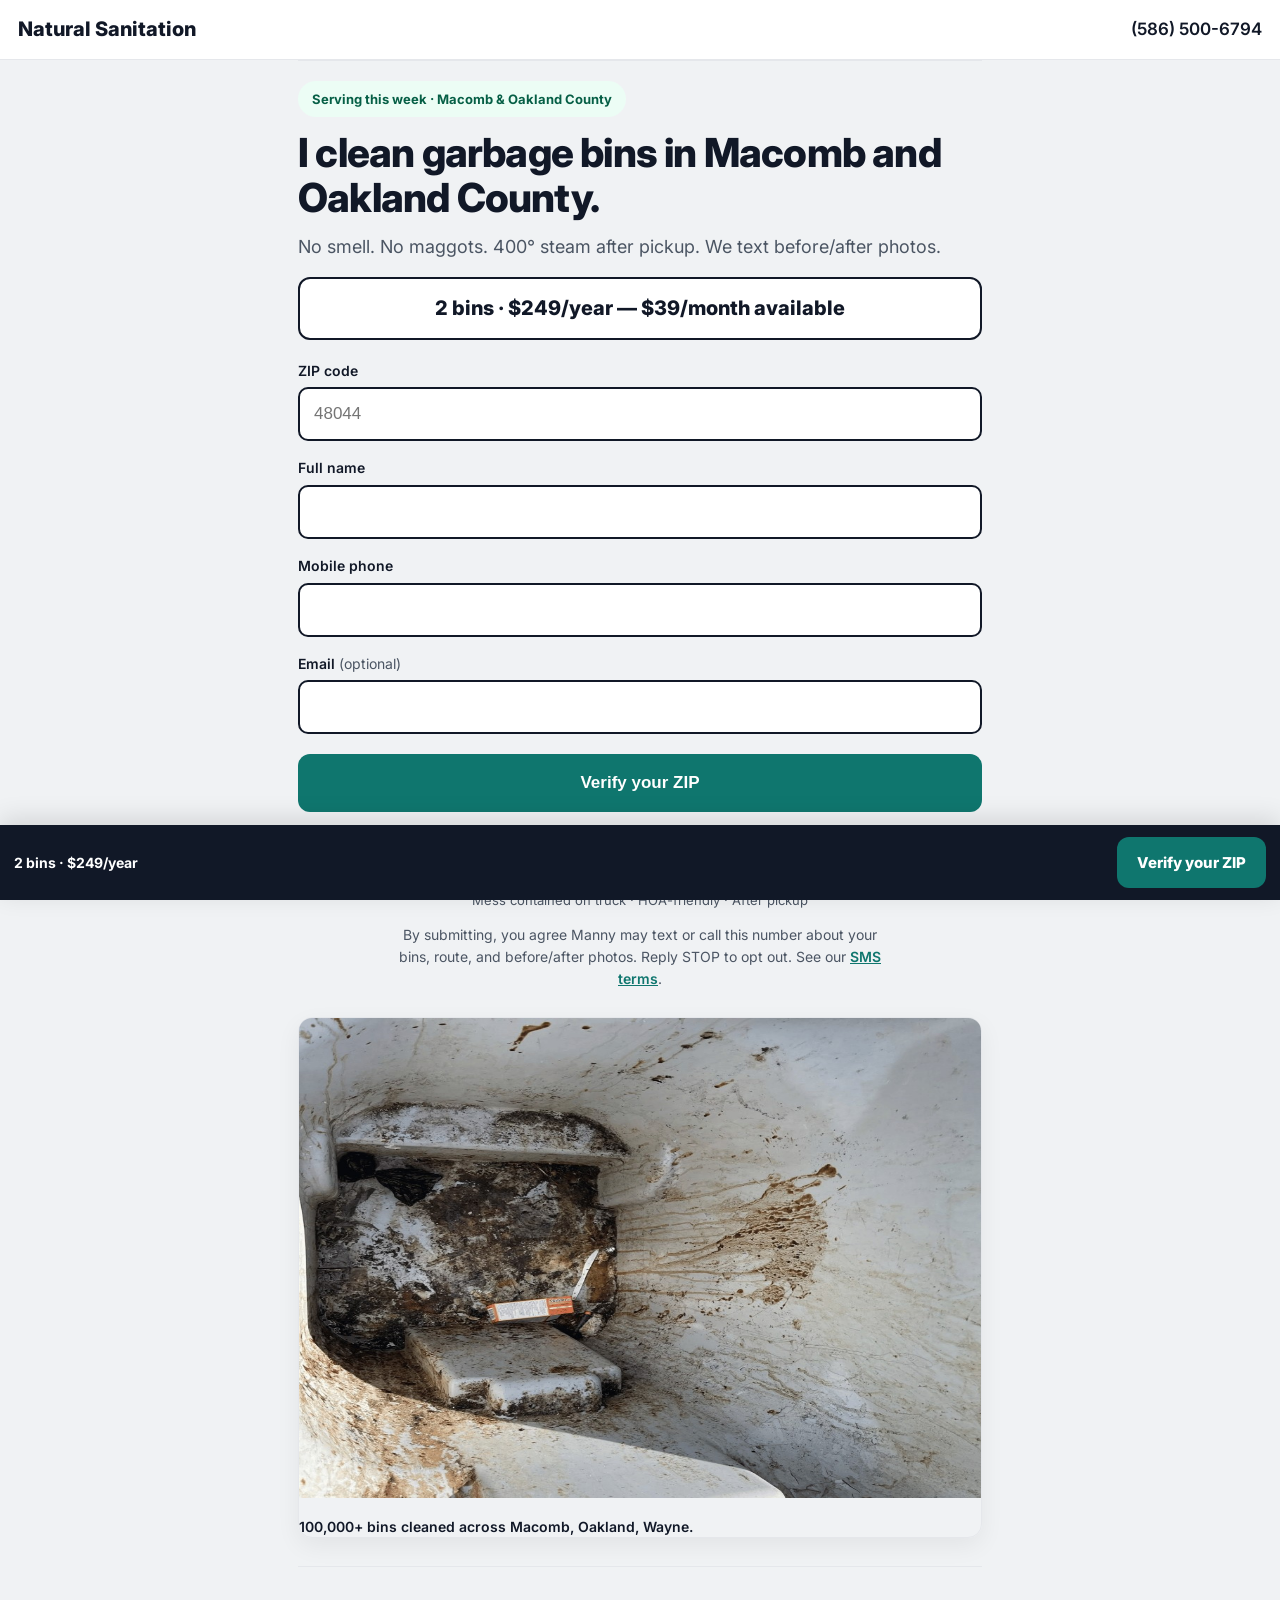
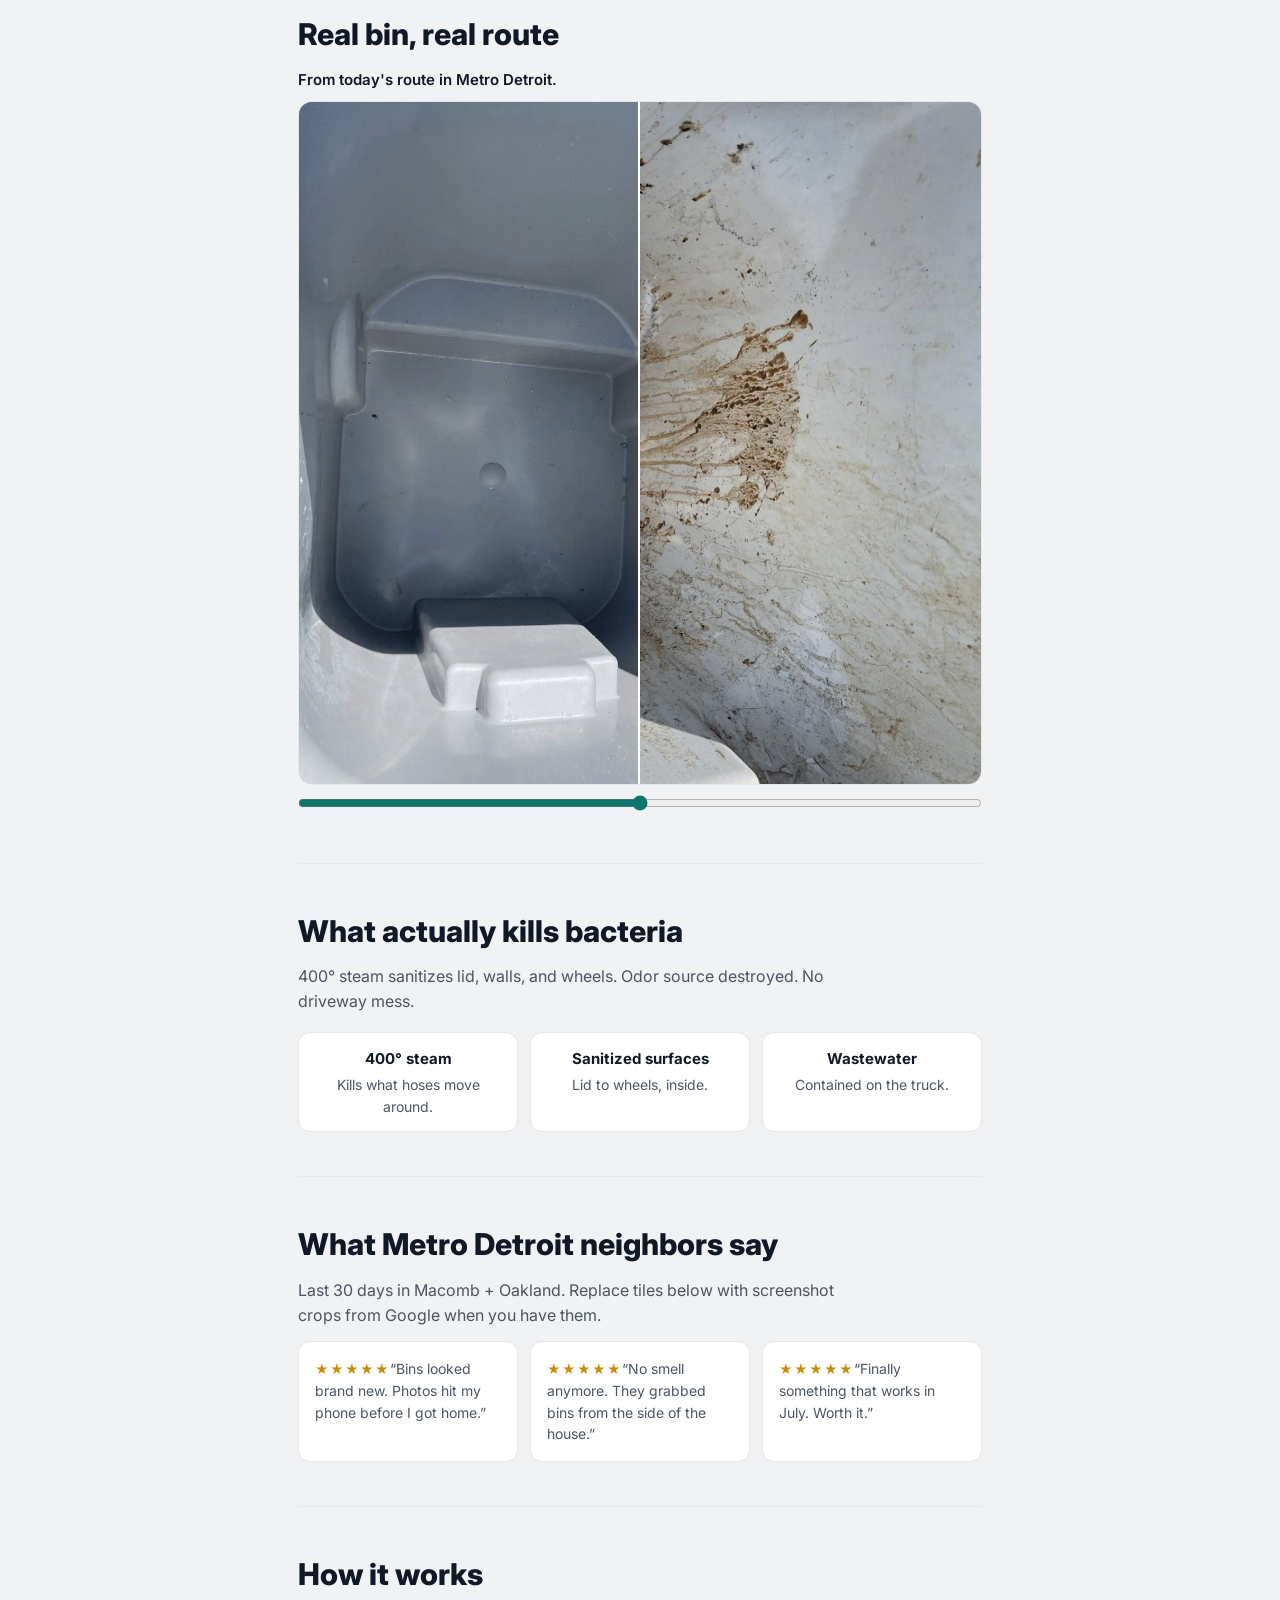
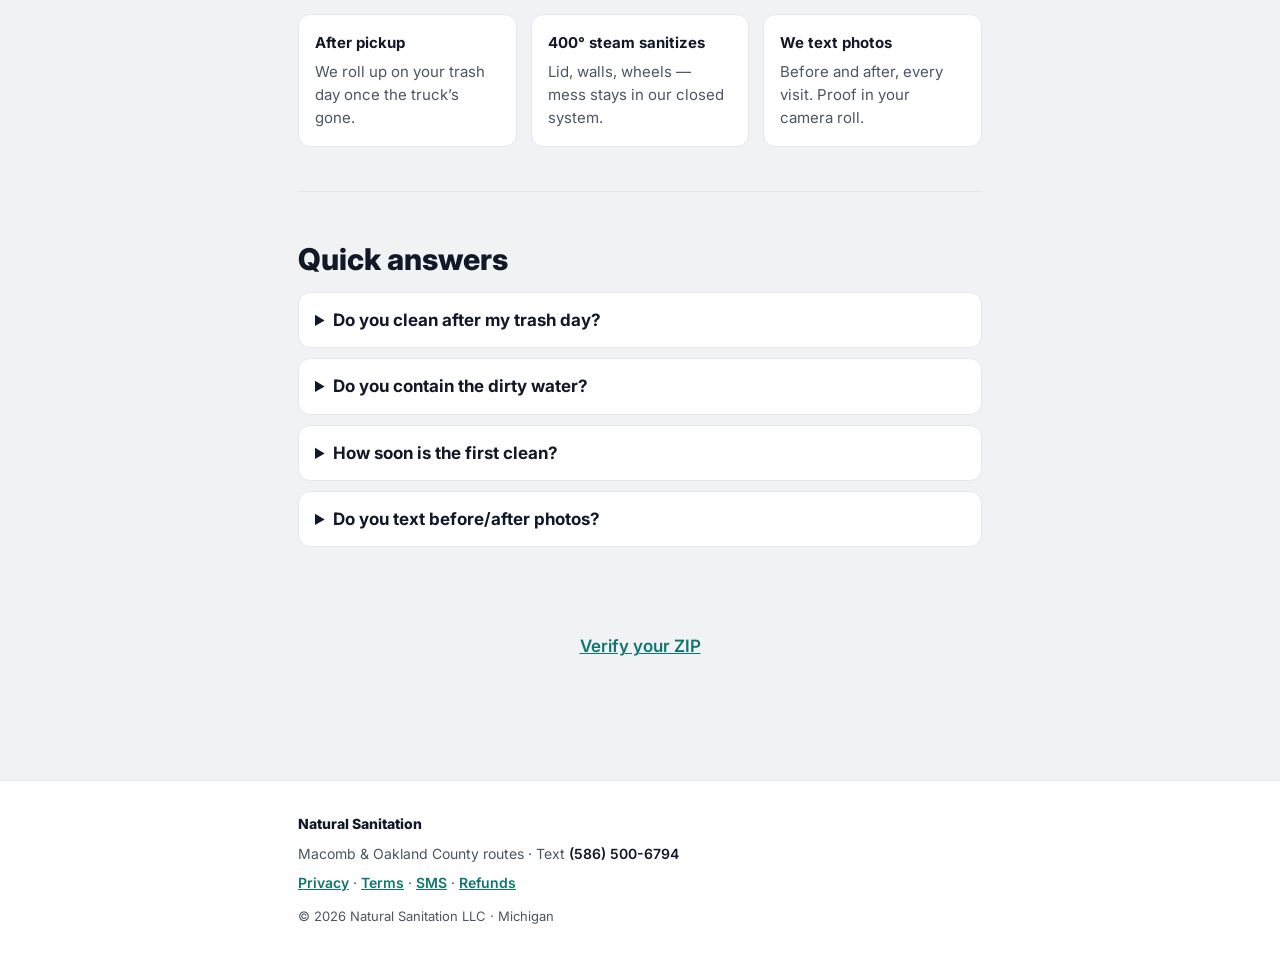
<file: index-v2.html>
<!DOCTYPE html>
<html lang="en">
<head>
  <meta charset="UTF-8" />
  <meta name="viewport" content="width=device-width, initial-scale=1.0" />
  <title>Natural Sanitation — Macomb & Oakland County bin steam cleaning</title>
  <meta name="description" content="400° steam garbage bin cleaning after pickup. Macomb & Oakland County. Before/after photos texted every visit." />
  <link rel="preload" href="./before-bin-1.png" as="image" fetchpriority="high" />
  <link rel="preconnect" href="https://fonts.googleapis.com" />
  <link rel="preconnect" href="https://fonts.gstatic.com" crossorigin />
  <link href="https://fonts.googleapis.com/css2?family=Inter:wght@400;500;600;700;800&display=swap" rel="stylesheet" />
  <!-- Replace pixel ID: set window.__NS_META_PIXEL_ID before the fbq snippet. Browser pixel does not use a Meta access token (CAPI uses a server token). -->
  <script>window.__NS_META_PIXEL_ID = window.__NS_META_PIXEL_ID || '499919262310418';</script>
  <script>
    !function(f,b,e,v,n,t,s){if(f.fbq)return;n=f.fbq=function(){n.callMethod?
    n.callMethod.apply(n,arguments):n.queue.push(arguments)};if(!f._fbq)f._fbq=n;
    n.push=n;n.loaded=!0;n.version='2.0';n.queue=[];t=b.createElement(e);t.async=!0;
    t.src=v;s=b.getElementsByTagName(e)[0];s.parentNode.insertBefore(t,s)}(window,
    document,'script','https://connect.facebook.net/en_US/fbevents.js');
    fbq('init', window.__NS_META_PIXEL_ID);
    fbq('track','PageView');
  </script>
  <noscript><img height="1" width="1" style="display:none" alt=""
    src="https://www.facebook.com/tr?id=499919262310418&ev=PageView&noscript=1"/></noscript>
  <script>
    var head = document.head;
    var script = document.createElement('script');
    script.type = 'text/javascript';
    script.src = "https://t.naturalsanitationsignup.com/v1/lst/universal-script?ph=5fecc4f438ca2193e96ee1cd7f0374180f426ce110a45be4dbf15f3ca233b720&tag=!clicked&ref_url=" + encodeURI(document.URL);
    head.appendChild(script);
  </script>
  <script type="text/javascript">
    (function(c,l,a,r,i,t,y){
        c[a]=c[a]||function(){(c[a].q=c[a].q||[]).push(arguments)};
        t=l.createElement(r);t.async=1;t.src="https://www.clarity.ms/tag/"+i;
        y=l.getElementsByTagName(r)[0];y.parentNode.insertBefore(t,y);
    })(window, document, "clarity", "script", "wn0goaj6ww");
  </script>
  <script async src="https://www.googletagmanager.com/gtag/js?id=G-XXXXXXXXXX"></script>
  <script>
    window.dataLayer = window.dataLayer || [];
    function gtag(){dataLayer.push(arguments);}
    gtag('js', new Date());
    gtag('config', 'G-XXXXXXXXXX', { send_page_view: true });
  </script>
  <style>
    :root {
      --bg: #f0f2f4;
      --surface: #ffffff;
      --ink: #111827;
      --body: #4b5563;
      --cta: #0f766e;
      --cta-hover: #0d9488;
      --border: #e5e7eb;
      --bad: #b91c1c;
    }
    *,*::before,*::after{box-sizing:border-box;margin:0;padding:0}
    html{scroll-behavior:smooth;-webkit-text-size-adjust:100%}
    body{font-family:Inter,system-ui,sans-serif;font-size:17px;line-height:1.55;color:var(--body);background:var(--bg);min-height:100vh}
    a{color:var(--cta);font-weight:600}
    .tel{color:var(--ink);text-decoration:none}
    .skip{position:absolute;left:-9999px;top:auto}
    .skip:focus{left:12px;top:12px;z-index:300;background:#fff;padding:8px 14px;border-radius:8px;border:2px solid var(--ink)}
    .hdr{display:flex;align-items:center;justify-content:space-between;gap:12px;padding:14px 18px;background:var(--surface);border-bottom:1px solid var(--border)}
    .logo{font-size:20px;font-weight:800;color:var(--ink)}
    .wrap{max-width:720px;margin:0 auto;padding:0 18px 120px}
    .hero-atf{padding:20px 0 28px}
    .route-badge{display:inline-block;font-size:13px;font-weight:700;background:#ecfdf5;color:#065f46;padding:8px 14px;border-radius:999px;margin-bottom:14px}
    h1{font-size:clamp(28px,7vw,40px);font-weight:800;line-height:1.12;color:var(--ink);letter-spacing:-.02em;margin-bottom:12px}
    .lead{font-size:18px;color:var(--body);max-width:36em;margin-bottom:16px}
    .price-lock{font-size:clamp(17px,4.2vw,20px);font-weight:800;color:var(--ink);background:var(--surface);border:2px solid var(--ink);border-radius:12px;padding:14px 16px;margin-bottom:20px;text-align:center}
    .ff-field{margin-bottom:16px}
    .ff-field label{display:block;font-size:14px;font-weight:600;color:var(--ink);margin-bottom:6px}
    .ff-field input{width:100%;min-height:54px;border:2px solid #111827;border-radius:10px;padding:0 14px;font-size:17px;background:#fff;color:var(--ink)}
    .ff-field input:focus,.ff-cta:focus{outline:3px solid rgba(15,118,110,.35);outline-offset:2px}
    .ff-cta{width:100%;min-height:58px;border:none;border-radius:12px;background:var(--cta);color:#fff;font-size:17px;font-weight:800;cursor:pointer;margin-top:4px}
    .ff-cta:hover{background:var(--cta-hover)}
    .ff-sub{font-size:14px;color:var(--body);margin-top:10px;text-align:center}
    .trust-strip{display:flex;flex-wrap:wrap;align-items:center;justify-content:center;gap:10px 14px;margin-top:16px;font-size:13px;color:var(--body);text-align:center}
    .ff-err{color:var(--bad);font-size:15px;font-weight:600;margin-top:10px}
    .zip-ok,.zip-bad{margin-top:12px;padding:14px;border-radius:12px;font-size:15px}
    .zip-ok{background:#ecfdf5;border:1px solid #6ee7b7;color:#065f46}
    .zip-bad{background:#fef2f2;border:1px solid #fecaca;color:#991b1b}
    section{padding:44px 0;border-top:1px solid var(--border)}
    .sec-t{font-size:clamp(22px,5vw,30px);font-weight:800;color:var(--ink);margin-bottom:10px}
    .sec-p{font-size:16px;margin-bottom:14px;max-width:36em}
    .proof-img{border-radius:14px;border:1px solid var(--border);overflow:hidden;margin-top:12px;box-shadow:0 8px 24px rgba(0,0,0,.06)}
    .proof-cap{font-size:14px;margin-top:10px;font-weight:600;color:var(--ink)}
    .micro-icons{display:grid;grid-template-columns:repeat(3,1fr);gap:12px;margin-top:18px}
    @media(max-width:520px){.micro-icons{grid-template-columns:1fr}}
    .mi{background:var(--surface);border:1px solid var(--border);border-radius:12px;padding:14px;font-size:14px;text-align:center;color:var(--body)}
    .mi strong{display:block;color:var(--ink);margin-bottom:4px;font-size:15px}
    .ba-cap{font-size:15px;font-weight:600;color:var(--ink);margin-bottom:10px}
    .ba-frame{position:relative;border-radius:14px;overflow:hidden;border:1px solid var(--border);touch-action:none}
    .ba-under{display:block;width:100%;height:auto;vertical-align:middle}
    .ba-over-wrap{position:absolute;top:0;left:0;height:100%;max-width:100%;overflow:hidden;border-right:2px solid #fff;pointer-events:none}
    .ba-over{display:block;height:100%;width:auto;min-width:100%;object-fit:cover;object-position:left center}
    .ba-scrub{width:100%;margin-top:10px;accent-color:var(--cta)}
    .rev-grid{display:grid;gap:12px;grid-template-columns:1fr}
    @media(min-width:600px){.rev-grid{grid-template-columns:repeat(3,1fr)}}
    .rev{background:var(--surface);border:1px solid var(--border);border-radius:12px;padding:16px;font-size:14px;color:var(--body)}
    .rev .stars{color:#ca8a04;font-size:13px;letter-spacing:1px;margin-bottom:8px}
    .steps{display:grid;gap:14px;margin-top:16px}
    @media(min-width:640px){.steps{grid-template-columns:repeat(3,1fr)}}
    .st{background:var(--surface);border:1px solid var(--border);border-radius:12px;padding:16px;font-size:15px}
    .st strong{display:block;color:var(--ink);margin-bottom:6px;font-size:15px}
    details{background:var(--surface);border:1px solid var(--border);border-radius:12px;padding:14px 16px;margin-bottom:10px}
    details summary{font-weight:700;color:var(--ink);cursor:pointer}
    details p{margin-top:10px;font-size:15px}
    footer{padding:32px 18px 24px;font-size:14px;color:var(--body);border-top:1px solid var(--border);background:var(--surface)}
    .sticky-m{position:fixed;bottom:0;left:0;right:0;background:var(--ink);padding:12px 14px;display:flex;align-items:center;justify-content:space-between;gap:12px;z-index:100;box-shadow:0 -6px 24px rgba(0,0,0,.12)}
    .sticky-m.show{display:flex}
    .sticky-m .lock{font-size:14px;font-weight:700;color:#fff;flex:1;min-width:0}
    .sticky-m .ff-cta{margin:0;width:auto;flex:0 0 auto;padding:14px 20px;min-height:48px;font-size:15px}
    .exit-overlay{position:fixed;inset:0;background:rgba(0,0,0,.55);display:none;align-items:center;justify-content:center;padding:16px;z-index:200}
    .exit-overlay.show{display:flex}
    .exit-card{background:#fff;border-radius:14px;padding:22px;max-width:420px;width:100%;border:1px solid var(--border)}
    .exit-card input{width:100%;min-height:50px;margin-top:10px;padding:0 12px;border:2px solid var(--border);border-radius:10px;font-size:16px}
    .muted-note{font-size:13px;color:var(--body);margin-top:8px}
    .sr-only{position:absolute;width:1px;height:1px;padding:0;margin:-1px;overflow:hidden;clip:rect(0,0,0,0);white-space:nowrap;border:0}
  </style>
  <script type="application/ld+json" id="ld-business">{"@context":"https://schema.org","@type":"LocalBusiness","name":"Natural Sanitation LLC","description":"Residential garbage bin steam cleaning — Macomb & Oakland County, MI.","telephone":"+15865006794","email":"naturalsanitation@gmail.com","areaServed":[{"@type":"AdministrativeArea","name":"Macomb County"},{"@type":"AdministrativeArea","name":"Oakland County"}]}</script>
</head>
<body>
  <a class="skip" href="#verify">Skip to verify your ZIP</a>
  <header class="hdr">
    <div class="logo">Natural Sanitation</div>
    <a class="tel" href="tel:+15865006794">(586) 500-6794</a>
  </header>

  <main class="wrap">
    <section class="hero-atf" id="top" aria-label="Hero">
      <div class="route-badge" id="route-badge">Serving this week · Macomb & Oakland County</div>
      <h1>I clean garbage bins in Macomb and Oakland County.</h1>
      <p class="lead">No smell. No maggots. 400° steam after pickup. We text before/after photos.</p>
      <p class="price-lock" aria-label="Pricing">2 bins · $249/year — $39/month available</p>

      <form id="funnel-form" class="funnel-form" action="#" method="post" novalidate>
        <div id="verify" tabindex="-1"></div>
        <div class="ff-field">
          <label for="f-zip">ZIP code</label>
          <input id="f-zip" name="zip" type="text" inputmode="numeric" autocomplete="postal-code" maxlength="5" placeholder="48044" required />
        </div>
        <div class="ff-field">
          <label for="f-name">Full name</label>
          <input id="f-name" name="name" type="text" autocomplete="name" required />
        </div>
        <div class="ff-field">
          <label for="f-phone">Mobile phone</label>
          <input id="f-phone" name="phone" type="tel" autocomplete="tel" inputmode="tel" required />
        </div>
        <div class="ff-field">
          <label for="f-email">Email <span style="font-weight:400;color:var(--body)">(optional)</span></label>
          <input id="f-email" name="email" type="email" autocomplete="email" />
        </div>
        <input type="hidden" id="utm_holder" name="utm_block" value="" aria-hidden="true" />
        <button type="submit" class="ff-cta">Verify your ZIP</button>
        <p class="ff-sub">Takes 10 seconds. Next step is payment.</p>
        <div class="trust-strip">
          <span>Visa · Mastercard · Amex · Discover</span>
          <span>Apple Pay · Google Pay · Major cards</span>
          <span>Mess contained on truck · HOA-friendly · After pickup</span>
        </div>
        <p class="ff-sub" style="margin-top:14px;max-width:36em;margin-left:auto;margin-right:auto">By submitting, you agree Manny may text or call this number about your bins, route, and before/after photos. Reply STOP to opt out. See our <a href="sms-consent.html">SMS terms</a>.</p>
        <div id="funnel-zip-msg"></div>
      </form>

      <figure class="proof-img" style="margin-top:28px">
        <img src="./before-bin-1.png" alt="400 degree steam cleaning a residential garbage bin curbside" width="720" height="480" fetchpriority="high" decoding="async" />
        <figcaption class="proof-cap">100,000+ bins cleaned across Macomb, Oakland, Wayne.</figcaption>
      </figure>
    </section>

    <section aria-labelledby="ba-h">
      <h2 class="sec-t" id="ba-h">Real bin, real route</h2>
      <p class="ba-cap" id="ba-route-cap">From today's route in Metro Detroit.</p>
      <div class="ba-frame">
        <img src="./before-bin-1.png" alt="Before steam cleaning" class="ba-under" width="720" height="480" loading="lazy" decoding="async" />
        <div class="ba-over-wrap" id="ba-over-wrap" style="width:50%">
          <img src="./after-bin-1.png" alt="After steam cleaning" class="ba-over" width="720" height="480" loading="lazy" decoding="async" />
        </div>
      </div>
      <label class="sr-only" for="ba-scrub">Compare before and after</label>
      <input type="range" class="ba-scrub" id="ba-scrub" min="0" max="100" value="50" aria-label="Drag to compare before and after" />
    </section>

    <section aria-labelledby="ex-h">
      <h2 class="sec-t" id="ex-h">What actually kills bacteria</h2>
      <p class="sec-p">400° steam sanitizes lid, walls, and wheels. Odor source destroyed. No driveway mess.</p>
      <div class="micro-icons">
        <div class="mi"><strong>400° steam</strong>Kills what hoses move around.</div>
        <div class="mi"><strong>Sanitized surfaces</strong>Lid to wheels, inside.</div>
        <div class="mi"><strong>Wastewater</strong>Contained on the truck.</div>
      </div>
    </section>

    <section aria-labelledby="rev-h">
      <h2 class="sec-t" id="rev-h">What Metro Detroit neighbors say</h2>
      <p class="sec-p" style="margin-bottom:14px">Last 30 days in Macomb + Oakland. Replace tiles below with screenshot crops from Google when you have them.</p>
      <div class="rev-grid">
        <div class="rev"><span class="stars">★★★★★</span>“Bins looked brand new. Photos hit my phone before I got home.”</div>
        <div class="rev"><span class="stars">★★★★★</span>“No smell anymore. They grabbed bins from the side of the house.”</div>
        <div class="rev"><span class="stars">★★★★★</span>“Finally something that works in July. Worth it.”</div>
      </div>
    </section>

    <section aria-labelledby="hw-h">
      <h2 class="sec-t" id="hw-h">How it works</h2>
      <div class="steps">
        <div class="st"><strong>After pickup</strong>We roll up on your trash day once the truck’s gone.</div>
        <div class="st"><strong>400° steam sanitizes</strong>Lid, walls, wheels — mess stays in our closed system.</div>
        <div class="st"><strong>We text photos</strong>Before and after, every visit. Proof in your camera roll.</div>
      </div>
    </section>

    <section aria-labelledby="faq-h">
      <h2 class="sec-t" id="faq-h">Quick answers</h2>
      <details><summary>Do you clean after my trash day?</summary><p>Yes — after pickup. Verify your ZIP.</p></details>
      <details><summary>Do you contain the dirty water?</summary><p>Yes — on the truck. Nothing dumped on your driveway. Verify your ZIP.</p></details>
      <details><summary>How soon is the first clean?</summary><p>As early as tomorrow in some ZIPs — we’ll confirm by text. Verify your ZIP.</p></details>
      <details><summary>Do you text before/after photos?</summary><p>Every visit. Verify your ZIP.</p></details>
    </section>

    <p style="text-align:center;margin-top:32px"><a href="#verify" style="font-size:17px">Verify your ZIP</a></p>
  </main>

  <footer>
    <div class="wrap" style="padding-bottom:16px">
      <p style="font-weight:800;color:var(--ink)">Natural Sanitation</p>
      <p style="margin-top:8px">Macomb &amp; Oakland County routes · Text <a class="tel" href="tel:+15865006794">(586) 500-6794</a></p>
      <p style="margin-top:8px;font-size:14px"><a href="privacy-policy.html">Privacy</a> · <a href="terms-of-service.html">Terms</a> · <a href="sms-consent.html">SMS</a> · <a href="refund-policy.html">Refunds</a></p>
      <p style="margin-top:12px;font-size:13px;color:var(--body)">© 2026 Natural Sanitation LLC · Michigan</p>
    </div>
  </footer>

  <div class="sticky-m" id="sticky-m" aria-hidden="false">
    <div class="lock">2 bins · $249/year</div>
    <a class="ff-cta" href="#verify" style="text-decoration:none;display:inline-flex;align-items:center;justify-content:center">Verify your ZIP</a>
  </div>

  <div class="exit-overlay" id="exit-overlay" role="dialog" aria-modal="true" aria-labelledby="exit-title">
    <div class="exit-card">
      <h3 id="exit-title" style="font-size:18px;color:var(--ink)">Leaving?</h3>
      <p class="muted-note">Get the photo pack + locked pricing emailed. No spam.</p>
      <form id="exit-form">
        <input type="email" id="exit-email" name="email" placeholder="Your email" autocomplete="email" required />
        <button type="submit" class="ff-cta" style="margin-top:12px">Email me the details</button>
      </form>
      <p style="margin-top:10px"><button type="button" class="ff-cta" id="exit-dismiss" style="background:#e5e7eb;color:var(--ink)">No thanks</button></p>
    </div>
  </div>

  <script src="index-v2.js" defer></script>
  <script>
    (function () {
      var scrub = document.getElementById('ba-scrub');
      var wrap = document.getElementById('ba-over-wrap');
      if (scrub && wrap) {
        scrub.addEventListener('input', function () {
          wrap.style.width = scrub.value + '%';
        });
      }
    })();
  </script>
</body>
</html>
</file>
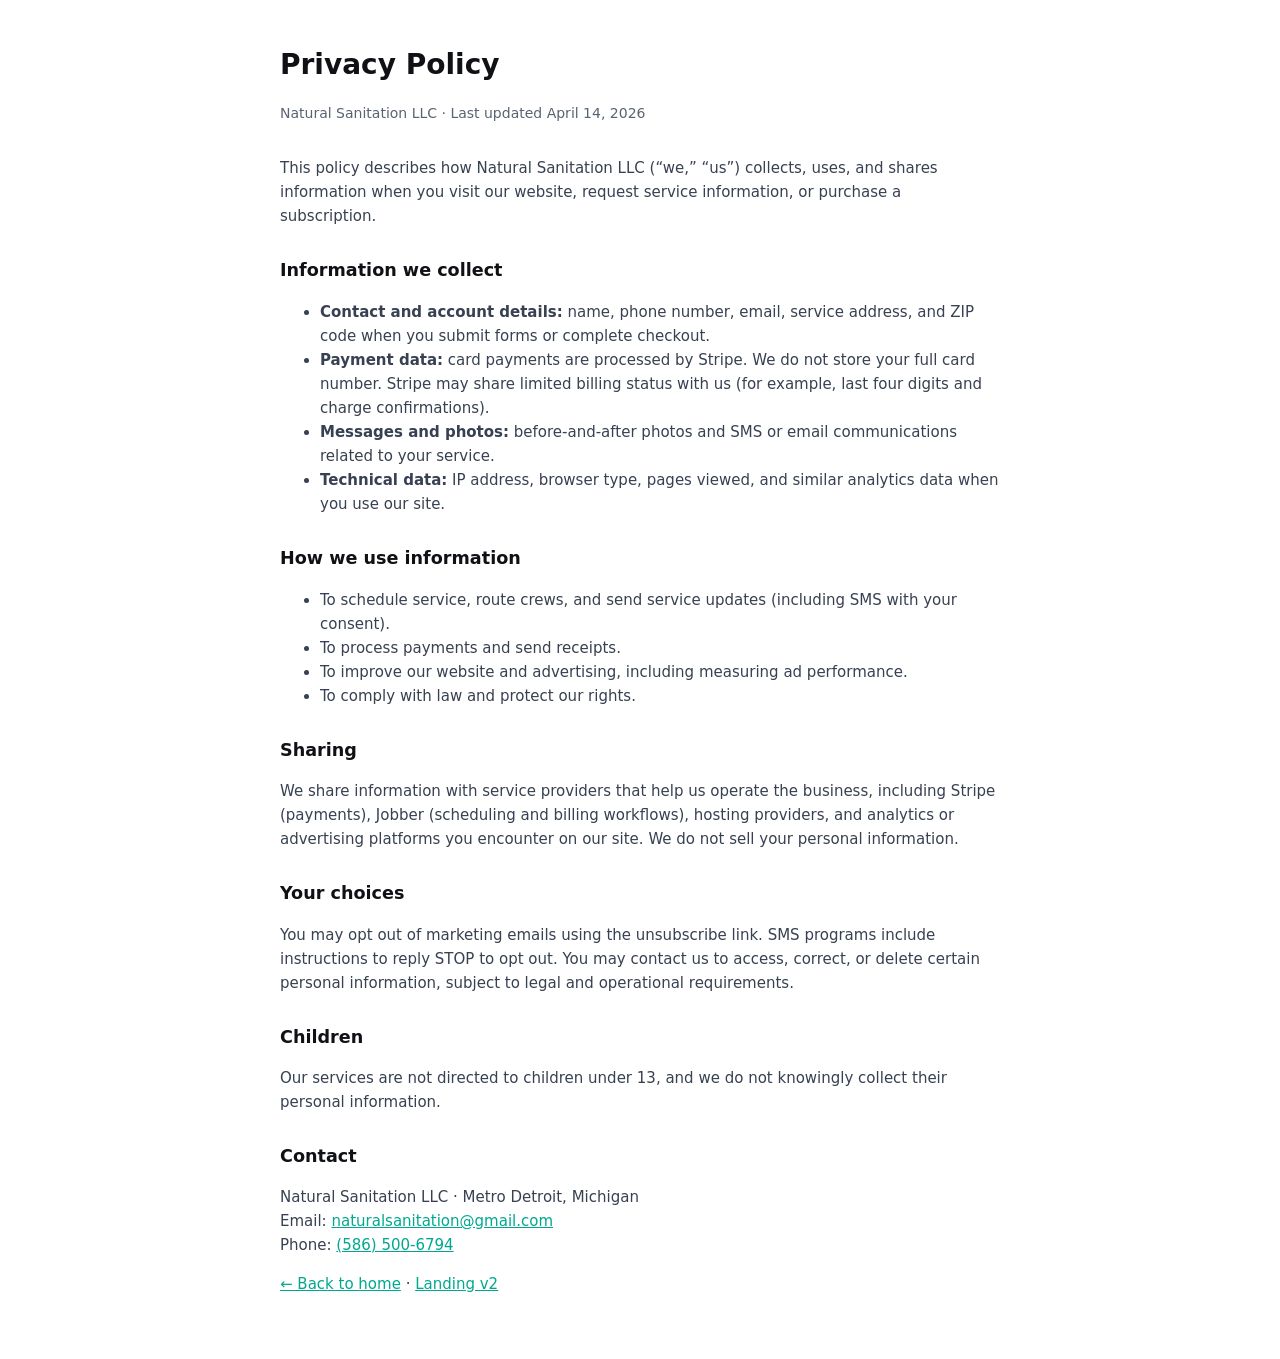
<file: privacy-policy.html>
<!DOCTYPE html>
<html lang="en">
<head>
  <meta charset="UTF-8" />
  <meta name="viewport" content="width=device-width, initial-scale=1.0" />
  <title>Privacy Policy – Natural Sanitation</title>
  <meta name="robots" content="index,follow" />
  <script type="text/javascript">
    (function(c,l,a,r,i,t,y){
        c[a]=c[a]||function(){(c[a].q=c[a].q||[]).push(arguments)};
        t=l.createElement(r);t.async=1;t.src="https://www.clarity.ms/tag/"+i;
        y=l.getElementsByTagName(r)[0];y.parentNode.insertBefore(t,y);
    })(window, document, "clarity", "script", "wn0goaj6ww");
  </script>
  <style>
    body{font-family:system-ui,-apple-system,sans-serif;max-width:720px;margin:0 auto;padding:24px 16px 48px;line-height:1.6;color:#0F1115}
    h1{font-size:1.75rem;margin-bottom:0.5rem}
    h2{font-size:1.1rem;margin-top:1.75rem}
    p,li{font-size:15px;color:#374151}
    a{color:#00A88E}
    .muted{color:#5A6371;font-size:14px;margin-bottom:2rem}
  </style>
</head>
<body>
  <h1>Privacy Policy</h1>
  <p class="muted">Natural Sanitation LLC · Last updated April 14, 2026</p>

  <p>This policy describes how Natural Sanitation LLC (“we,” “us”) collects, uses, and shares information when you visit our website, request service information, or purchase a subscription.</p>

  <h2>Information we collect</h2>
  <ul>
    <li><strong>Contact and account details:</strong> name, phone number, email, service address, and ZIP code when you submit forms or complete checkout.</li>
    <li><strong>Payment data:</strong> card payments are processed by Stripe. We do not store your full card number. Stripe may share limited billing status with us (for example, last four digits and charge confirmations).</li>
    <li><strong>Messages and photos:</strong> before-and-after photos and SMS or email communications related to your service.</li>
    <li><strong>Technical data:</strong> IP address, browser type, pages viewed, and similar analytics data when you use our site.</li>
  </ul>

  <h2>How we use information</h2>
  <ul>
    <li>To schedule service, route crews, and send service updates (including SMS with your consent).</li>
    <li>To process payments and send receipts.</li>
    <li>To improve our website and advertising, including measuring ad performance.</li>
    <li>To comply with law and protect our rights.</li>
  </ul>

  <h2>Sharing</h2>
  <p>We share information with service providers that help us operate the business, including Stripe (payments), Jobber (scheduling and billing workflows), hosting providers, and analytics or advertising platforms you encounter on our site. We do not sell your personal information.</p>

  <h2>Your choices</h2>
  <p>You may opt out of marketing emails using the unsubscribe link. SMS programs include instructions to reply STOP to opt out. You may contact us to access, correct, or delete certain personal information, subject to legal and operational requirements.</p>

  <h2>Children</h2>
  <p>Our services are not directed to children under 13, and we do not knowingly collect their personal information.</p>

  <h2>Contact</h2>
  <p>Natural Sanitation LLC · Metro Detroit, Michigan<br />
  Email: <a href="mailto:naturalsanitation@gmail.com">naturalsanitation@gmail.com</a><br />
  Phone: <a href="tel:+15865006794">(586) 500-6794</a></p>

  <p><a href="index.html">← Back to home</a> · <a href="index-v2.html">Landing v2</a></p>
</body>
</html>
</file>
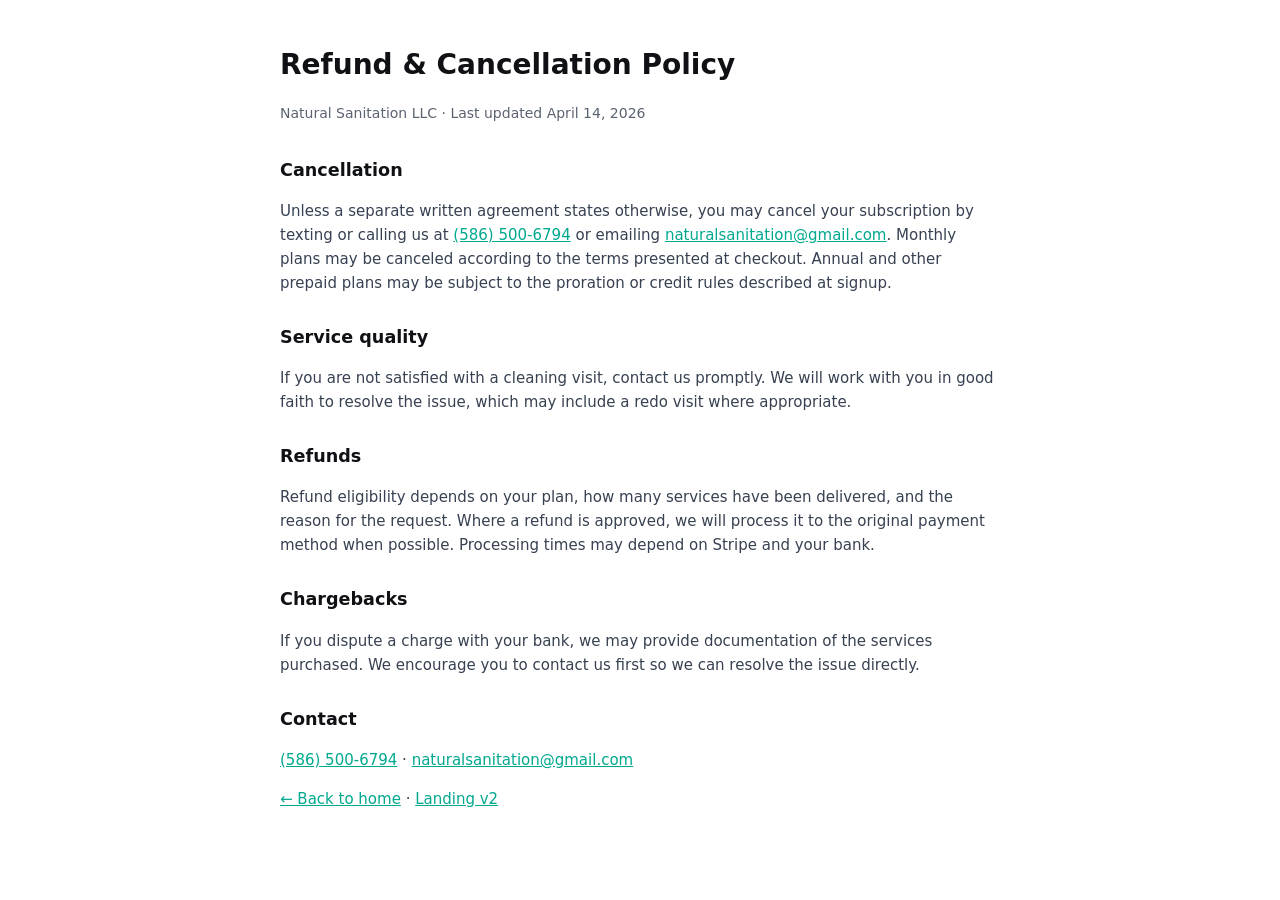
<file: refund-policy.html>
<!DOCTYPE html>
<html lang="en">
<head>
  <meta charset="UTF-8" />
  <meta name="viewport" content="width=device-width, initial-scale=1.0" />
  <title>Refund &amp; Cancellation Policy – Natural Sanitation</title>
  <meta name="robots" content="index,follow" />
  <script type="text/javascript">
    (function(c,l,a,r,i,t,y){
        c[a]=c[a]||function(){(c[a].q=c[a].q||[]).push(arguments)};
        t=l.createElement(r);t.async=1;t.src="https://www.clarity.ms/tag/"+i;
        y=l.getElementsByTagName(r)[0];y.parentNode.insertBefore(t,y);
    })(window, document, "clarity", "script", "wn0goaj6ww");
  </script>
  <style>
    body{font-family:system-ui,-apple-system,sans-serif;max-width:720px;margin:0 auto;padding:24px 16px 48px;line-height:1.6;color:#0F1115}
    h1{font-size:1.75rem;margin-bottom:0.5rem}
    h2{font-size:1.1rem;margin-top:1.75rem}
    p,li{font-size:15px;color:#374151}
    a{color:#00A88E}
    .muted{color:#5A6371;font-size:14px;margin-bottom:2rem}
  </style>
</head>
<body>
  <h1>Refund &amp; Cancellation Policy</h1>
  <p class="muted">Natural Sanitation LLC · Last updated April 14, 2026</p>

  <h2>Cancellation</h2>
  <p>Unless a separate written agreement states otherwise, you may cancel your subscription by texting or calling us at <a href="tel:+15865006794">(586) 500-6794</a> or emailing <a href="mailto:naturalsanitation@gmail.com">naturalsanitation@gmail.com</a>. Monthly plans may be canceled according to the terms presented at checkout. Annual and other prepaid plans may be subject to the proration or credit rules described at signup.</p>

  <h2>Service quality</h2>
  <p>If you are not satisfied with a cleaning visit, contact us promptly. We will work with you in good faith to resolve the issue, which may include a redo visit where appropriate.</p>

  <h2>Refunds</h2>
  <p>Refund eligibility depends on your plan, how many services have been delivered, and the reason for the request. Where a refund is approved, we will process it to the original payment method when possible. Processing times may depend on Stripe and your bank.</p>

  <h2>Chargebacks</h2>
  <p>If you dispute a charge with your bank, we may provide documentation of the services purchased. We encourage you to contact us first so we can resolve the issue directly.</p>

  <h2>Contact</h2>
  <p><a href="tel:+15865006794">(586) 500-6794</a> · <a href="mailto:naturalsanitation@gmail.com">naturalsanitation@gmail.com</a></p>

  <p><a href="index.html">← Back to home</a> · <a href="index-v2.html">Landing v2</a></p>
</body>
</html>
</file>
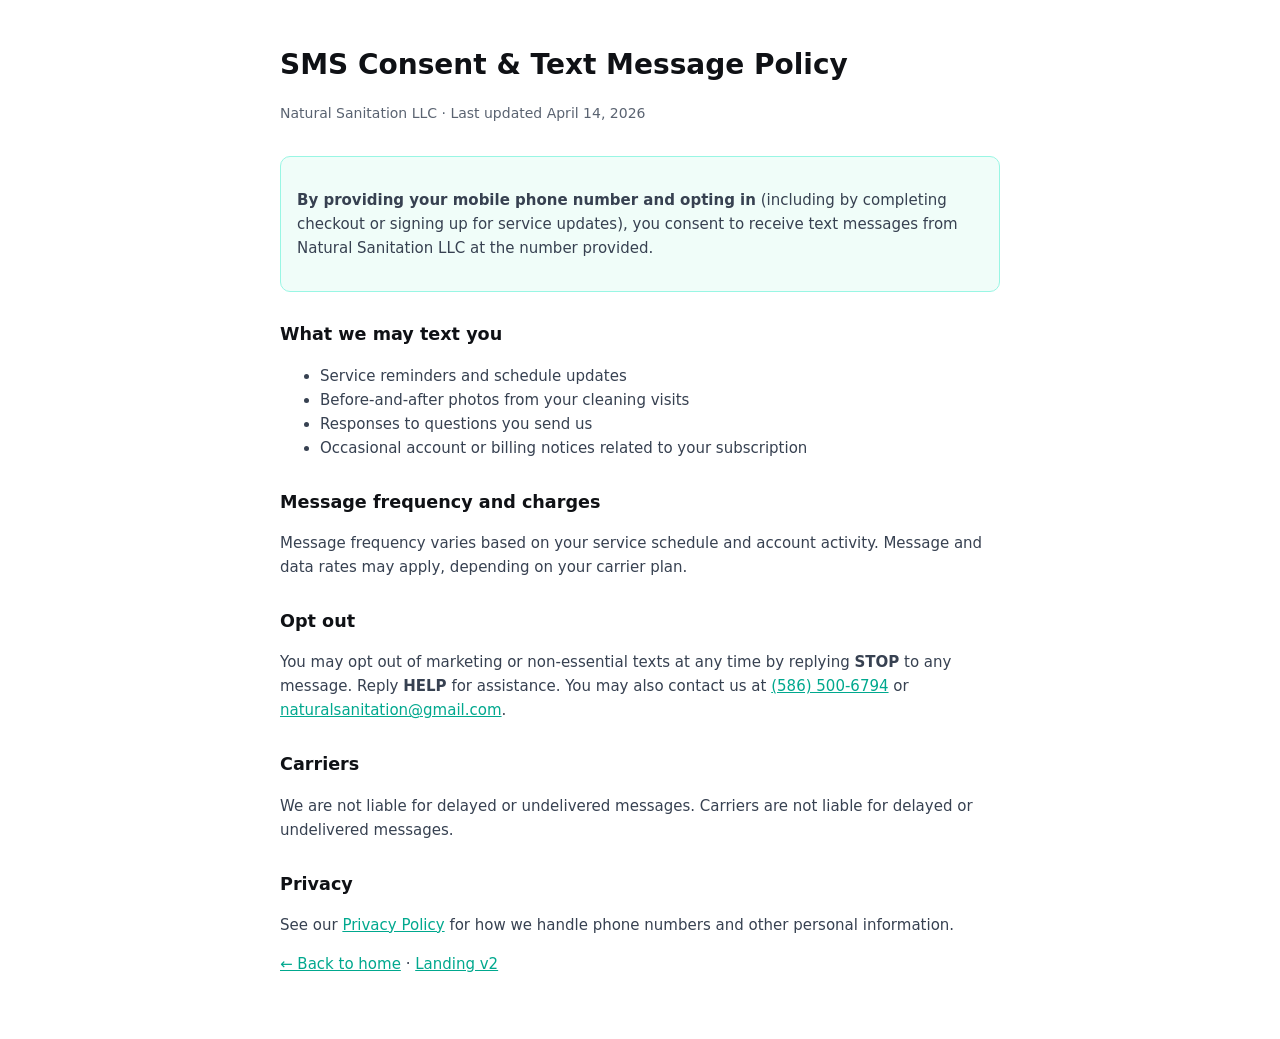
<file: sms-consent.html>
<!DOCTYPE html>
<html lang="en">
<head>
  <meta charset="UTF-8" />
  <meta name="viewport" content="width=device-width, initial-scale=1.0" />
  <title>SMS Consent – Natural Sanitation</title>
  <meta name="robots" content="index,follow" />
  <script type="text/javascript">
    (function(c,l,a,r,i,t,y){
        c[a]=c[a]||function(){(c[a].q=c[a].q||[]).push(arguments)};
        t=l.createElement(r);t.async=1;t.src="https://www.clarity.ms/tag/"+i;
        y=l.getElementsByTagName(r)[0];y.parentNode.insertBefore(t,y);
    })(window, document, "clarity", "script", "wn0goaj6ww");
  </script>
  <style>
    body{font-family:system-ui,-apple-system,sans-serif;max-width:720px;margin:0 auto;padding:24px 16px 48px;line-height:1.6;color:#0F1115}
    h1{font-size:1.75rem;margin-bottom:0.5rem}
    h2{font-size:1.1rem;margin-top:1.75rem}
    p,li{font-size:15px;color:#374151}
    a{color:#00A88E}
    .muted{color:#5A6371;font-size:14px;margin-bottom:2rem}
    .box{background:#f0fdf9;border:1px solid #99f6e4;border-radius:10px;padding:16px;margin:16px 0}
  </style>
</head>
<body>
  <h1>SMS Consent &amp; Text Message Policy</h1>
  <p class="muted">Natural Sanitation LLC · Last updated April 14, 2026</p>

  <div class="box">
    <p><strong>By providing your mobile phone number and opting in</strong> (including by completing checkout or signing up for service updates), you consent to receive text messages from Natural Sanitation LLC at the number provided.</p>
  </div>

  <h2>What we may text you</h2>
  <ul>
    <li>Service reminders and schedule updates</li>
    <li>Before-and-after photos from your cleaning visits</li>
    <li>Responses to questions you send us</li>
    <li>Occasional account or billing notices related to your subscription</li>
  </ul>

  <h2>Message frequency and charges</h2>
  <p>Message frequency varies based on your service schedule and account activity. Message and data rates may apply, depending on your carrier plan.</p>

  <h2>Opt out</h2>
  <p>You may opt out of marketing or non-essential texts at any time by replying <strong>STOP</strong> to any message. Reply <strong>HELP</strong> for assistance. You may also contact us at <a href="tel:+15865006794">(586) 500-6794</a> or <a href="mailto:naturalsanitation@gmail.com">naturalsanitation@gmail.com</a>.</p>

  <h2>Carriers</h2>
  <p>We are not liable for delayed or undelivered messages. Carriers are not liable for delayed or undelivered messages.</p>

  <h2>Privacy</h2>
  <p>See our <a href="privacy-policy.html">Privacy Policy</a> for how we handle phone numbers and other personal information.</p>

  <p><a href="index.html">← Back to home</a> · <a href="index-v2.html">Landing v2</a></p>
</body>
</html>
</file>
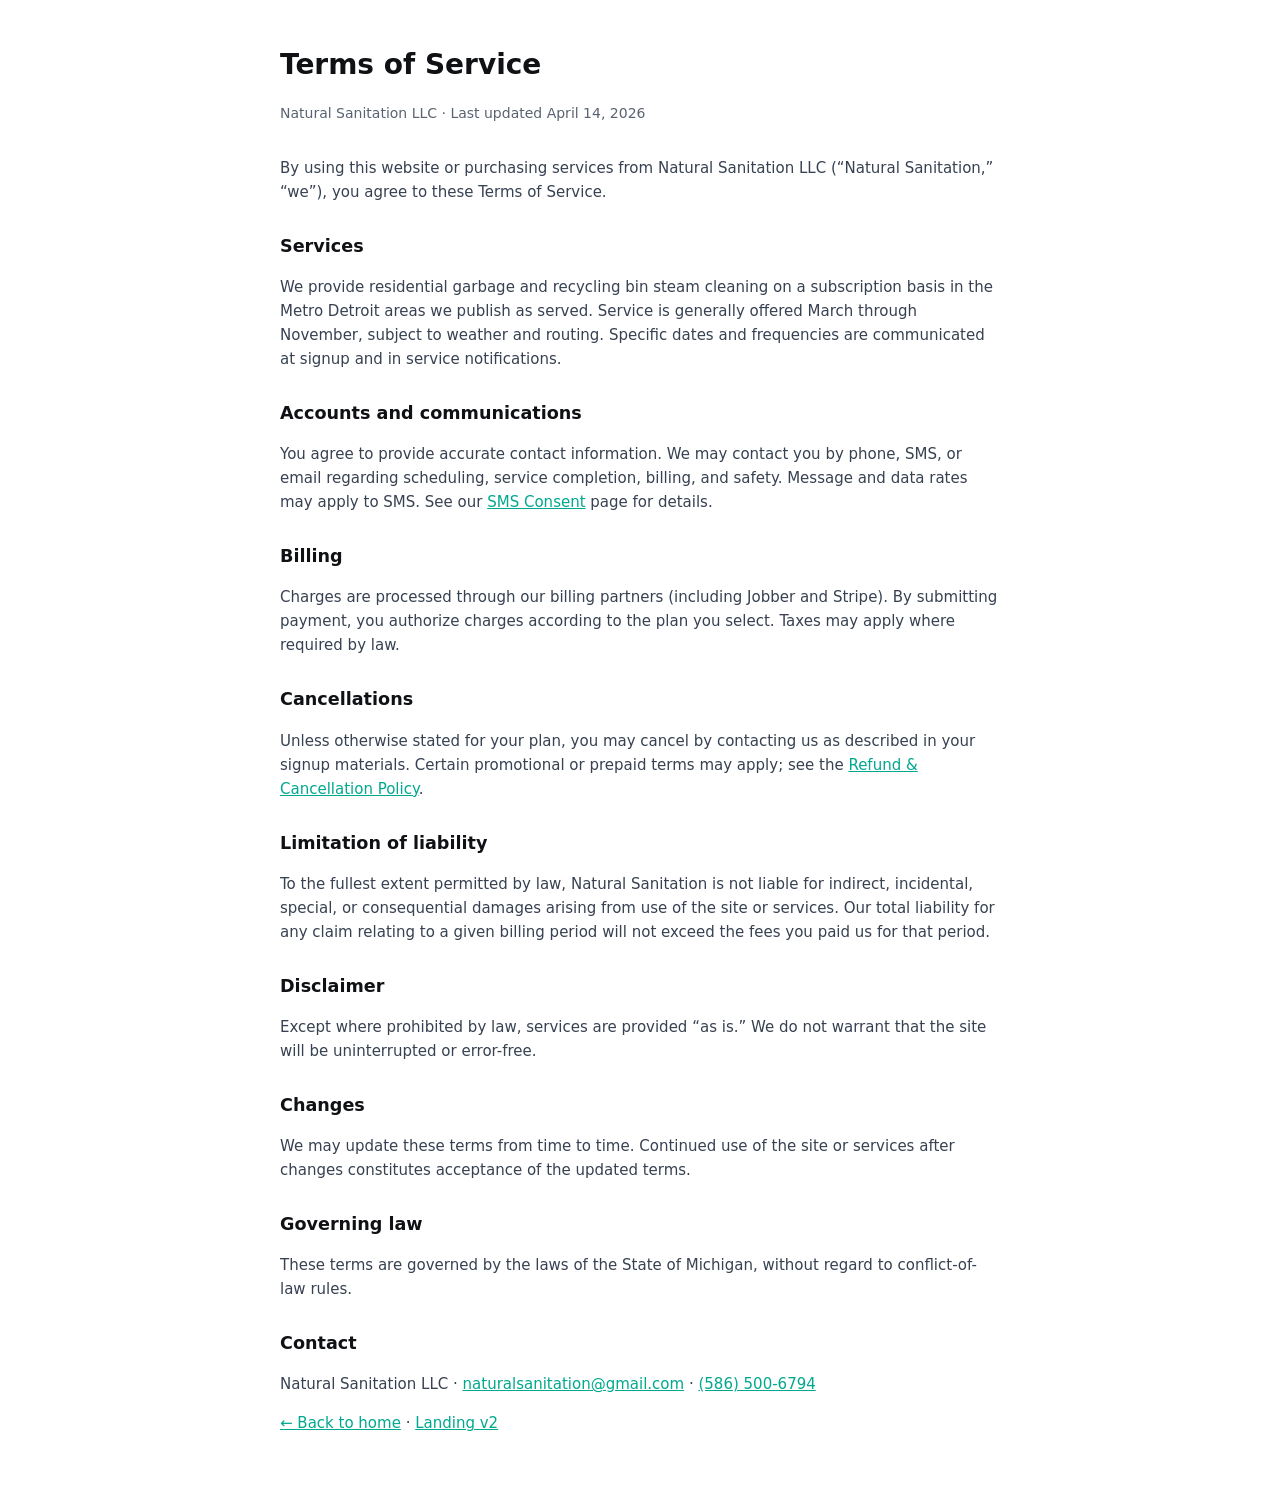
<file: terms-of-service.html>
<!DOCTYPE html>
<html lang="en">
<head>
  <meta charset="UTF-8" />
  <meta name="viewport" content="width=device-width, initial-scale=1.0" />
  <title>Terms of Service – Natural Sanitation</title>
  <meta name="robots" content="index,follow" />
  <script type="text/javascript">
    (function(c,l,a,r,i,t,y){
        c[a]=c[a]||function(){(c[a].q=c[a].q||[]).push(arguments)};
        t=l.createElement(r);t.async=1;t.src="https://www.clarity.ms/tag/"+i;
        y=l.getElementsByTagName(r)[0];y.parentNode.insertBefore(t,y);
    })(window, document, "clarity", "script", "wn0goaj6ww");
  </script>
  <style>
    body{font-family:system-ui,-apple-system,sans-serif;max-width:720px;margin:0 auto;padding:24px 16px 48px;line-height:1.6;color:#0F1115}
    h1{font-size:1.75rem;margin-bottom:0.5rem}
    h2{font-size:1.1rem;margin-top:1.75rem}
    p,li{font-size:15px;color:#374151}
    a{color:#00A88E}
    .muted{color:#5A6371;font-size:14px;margin-bottom:2rem}
  </style>
</head>
<body>
  <h1>Terms of Service</h1>
  <p class="muted">Natural Sanitation LLC · Last updated April 14, 2026</p>

  <p>By using this website or purchasing services from Natural Sanitation LLC (“Natural Sanitation,” “we”), you agree to these Terms of Service.</p>

  <h2>Services</h2>
  <p>We provide residential garbage and recycling bin steam cleaning on a subscription basis in the Metro Detroit areas we publish as served. Service is generally offered March through November, subject to weather and routing. Specific dates and frequencies are communicated at signup and in service notifications.</p>

  <h2>Accounts and communications</h2>
  <p>You agree to provide accurate contact information. We may contact you by phone, SMS, or email regarding scheduling, service completion, billing, and safety. Message and data rates may apply to SMS. See our <a href="sms-consent.html">SMS Consent</a> page for details.</p>

  <h2>Billing</h2>
  <p>Charges are processed through our billing partners (including Jobber and Stripe). By submitting payment, you authorize charges according to the plan you select. Taxes may apply where required by law.</p>

  <h2>Cancellations</h2>
  <p>Unless otherwise stated for your plan, you may cancel by contacting us as described in your signup materials. Certain promotional or prepaid terms may apply; see the <a href="refund-policy.html">Refund &amp; Cancellation Policy</a>.</p>

  <h2>Limitation of liability</h2>
  <p>To the fullest extent permitted by law, Natural Sanitation is not liable for indirect, incidental, special, or consequential damages arising from use of the site or services. Our total liability for any claim relating to a given billing period will not exceed the fees you paid us for that period.</p>

  <h2>Disclaimer</h2>
  <p>Except where prohibited by law, services are provided “as is.” We do not warrant that the site will be uninterrupted or error-free.</p>

  <h2>Changes</h2>
  <p>We may update these terms from time to time. Continued use of the site or services after changes constitutes acceptance of the updated terms.</p>

  <h2>Governing law</h2>
  <p>These terms are governed by the laws of the State of Michigan, without regard to conflict-of-law rules.</p>

  <h2>Contact</h2>
  <p>Natural Sanitation LLC · <a href="mailto:naturalsanitation@gmail.com">naturalsanitation@gmail.com</a> · <a href="tel:+15865006794">(586) 500-6794</a></p>

  <p><a href="index.html">← Back to home</a> · <a href="index-v2.html">Landing v2</a></p>
</body>
</html>
</file>
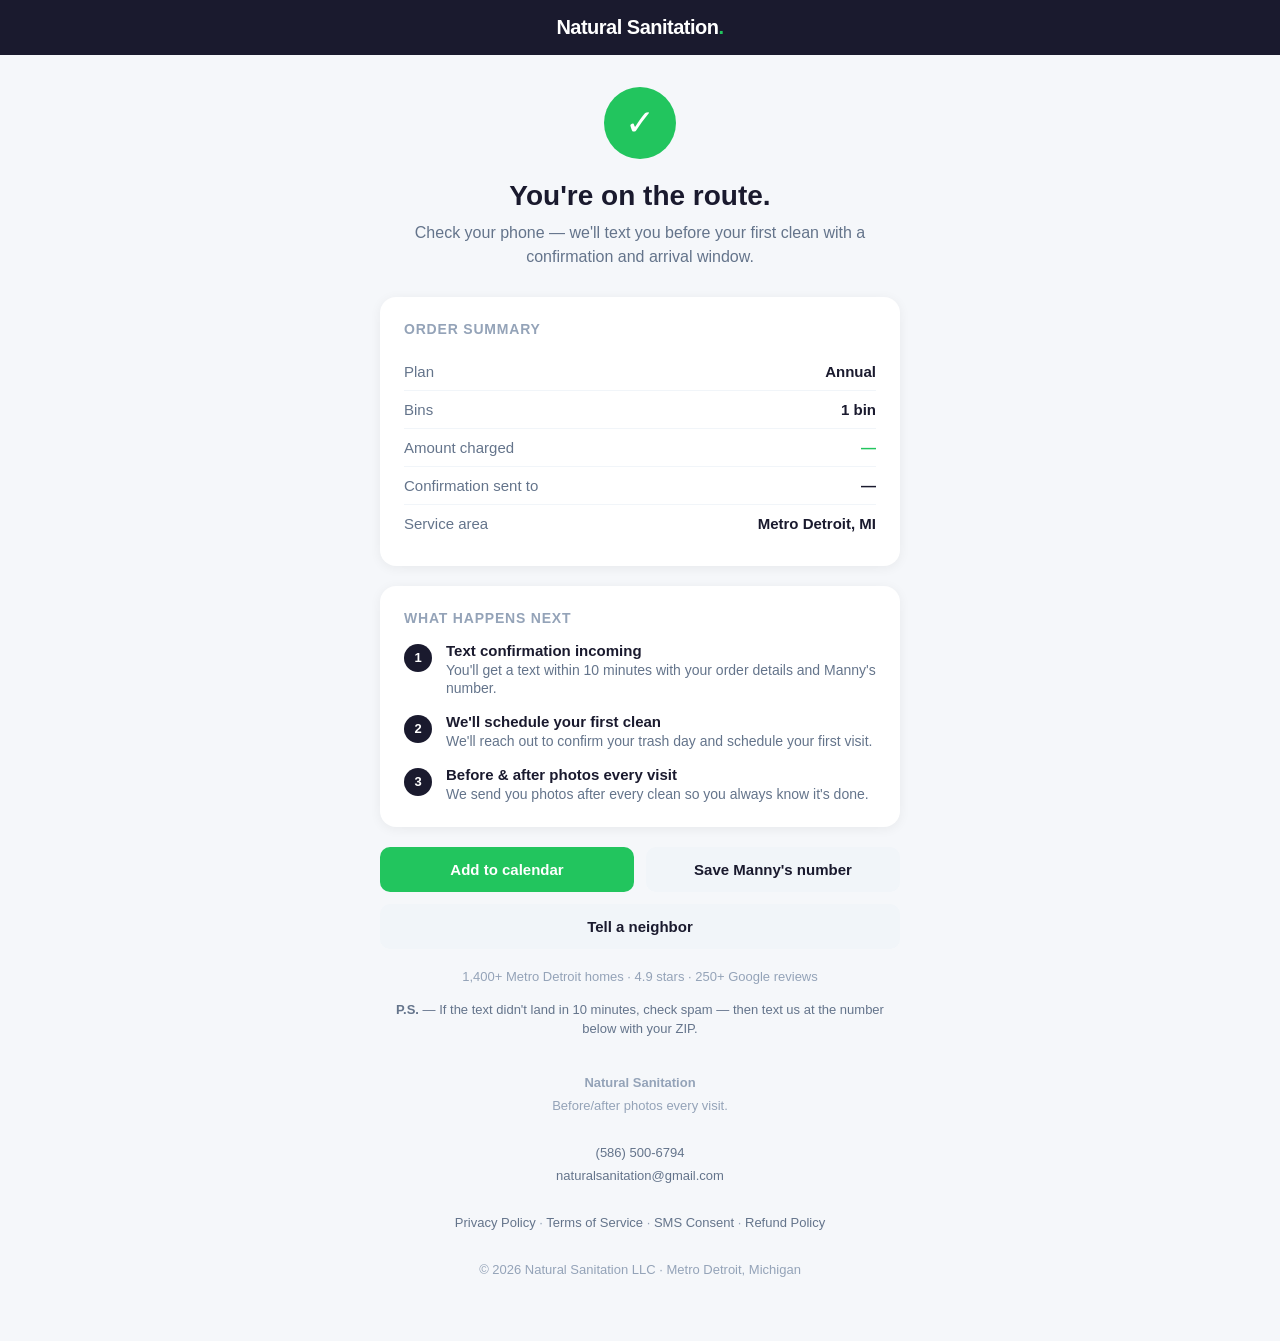
<file: thank-you.html>
<!DOCTYPE html>
<html lang="en">
<head>
  <meta charset="UTF-8" />
  <meta name="viewport" content="width=device-width, initial-scale=1.0" />
  <title>You're on the route — Natural Sanitation</title>
  <meta name="robots" content="noindex, nofollow" />

  <!-- Meta Pixel -->
  <script>
  window.__NS_META_PIXEL_ID = '499919262310418';
  window.__NS_CAPI_URL = 'https://ns-payment.increase-roas.workers.dev/meta-capi';
  !function(f,b,e,v,n,t,s){if(f.fbq)return;n=f.fbq=function(){n.callMethod?
  n.callMethod.apply(n,arguments):n.queue.push(arguments)};if(!f._fbq)f._fbq=n;
  n.push=n;n.loaded=!0;n.version='2.0';n.queue=[];t=b.createElement(e);t.async=!0;
  t.src=v;s=b.getElementsByTagName(e)[0];s.parentNode.insertBefore(t,s)}(window,
  document,'script','https://connect.facebook.net/en_US/fbevents.js');
  fbq('init', '499919262310418');
  fbq('track', 'PageView');
  </script>
  <noscript><img height="1" width="1" style="display:none"
    src="https://www.facebook.com/tr?id=499919262310418&ev=PageView&noscript=1"/></noscript>

  <!-- Tracking Runtime (NSTracking — pixel + CAPI bridge) -->
  <script src="./tracking-runtime.js?v=20260425c"></script>

  <!-- Hyros Universal Script -->
  <script>
  var head = document.head;
  var script = document.createElement('script');
  script.type = 'text/javascript';
  script.src = "https://t.naturalsanitationsignup.com/v1/lst/universal-script?ph=5fecc4f438ca2193e96ee1cd7f0374180f426ce110a45be4dbf15f3ca233b720&tag=!clicked&ref_url=" + encodeURI(document.URL);
  head.appendChild(script);
  </script>

  <!-- Google tag (gtag.js) -->
  <script async src="https://www.googletagmanager.com/gtag/js?id=G-XXXXXXXXXX"></script>
  <script>
    window.dataLayer = window.dataLayer || [];
    function gtag(){dataLayer.push(arguments);}
    gtag('js', new Date());
    gtag('config', 'G-XXXXXXXXXX');
  </script>

  <style>
    *, *::before, *::after { box-sizing: border-box; margin: 0; padding: 0; }
    body {
      font-family: -apple-system, BlinkMacSystemFont, 'Segoe UI', Roboto, sans-serif;
      background: #f5f7fa;
      color: #1a1a2e;
      min-height: 100vh;
    }
    .header {
      background: #1a1a2e;
      padding: 16px 20px;
      text-align: center;
    }
    .header .logo {
      color: #fff;
      font-size: 20px;
      font-weight: 800;
      letter-spacing: -0.5px;
    }
    .header .logo span { color: #22c55e; }
    .container {
      max-width: 560px;
      margin: 0 auto;
      padding: 32px 20px 60px;
    }
    .success-badge {
      width: 72px;
      height: 72px;
      background: #22c55e;
      border-radius: 50%;
      display: flex;
      align-items: center;
      justify-content: center;
      margin: 0 auto 20px;
      font-size: 36px;
      color: #fff;
    }
    h1 {
      font-size: 28px;
      font-weight: 800;
      text-align: center;
      color: #1a1a2e;
      margin-bottom: 8px;
      line-height: 1.2;
    }
    .subtitle {
      text-align: center;
      color: #64748b;
      font-size: 16px;
      margin-bottom: 28px;
      line-height: 1.5;
    }
    .order-card {
      background: #fff;
      border-radius: 16px;
      padding: 24px;
      margin-bottom: 20px;
      box-shadow: 0 2px 12px rgba(0,0,0,0.06);
    }
    .order-card h2 {
      font-size: 14px;
      font-weight: 700;
      text-transform: uppercase;
      letter-spacing: 0.8px;
      color: #94a3b8;
      margin-bottom: 16px;
    }
    .order-row {
      display: flex;
      justify-content: space-between;
      align-items: center;
      padding: 10px 0;
      border-bottom: 1px solid #f1f5f9;
      font-size: 15px;
    }
    .order-row:last-child { border-bottom: none; }
    .order-row .label { color: #64748b; }
    .order-row .value { font-weight: 600; color: #1a1a2e; }
    .order-row .value.green { color: #22c55e; }
    .next-steps {
      background: #fff;
      border-radius: 16px;
      padding: 24px;
      margin-bottom: 20px;
      box-shadow: 0 2px 12px rgba(0,0,0,0.06);
    }
    .next-steps h2 {
      font-size: 14px;
      font-weight: 700;
      text-transform: uppercase;
      letter-spacing: 0.8px;
      color: #94a3b8;
      margin-bottom: 16px;
    }
    .step {
      display: flex;
      gap: 14px;
      align-items: flex-start;
      margin-bottom: 16px;
    }
    .step:last-child { margin-bottom: 0; }
    .step-num {
      width: 28px;
      height: 28px;
      background: #1a1a2e;
      color: #fff;
      border-radius: 50%;
      display: flex;
      align-items: center;
      justify-content: center;
      font-size: 13px;
      font-weight: 700;
      flex-shrink: 0;
      margin-top: 2px;
    }
    .step-text strong { display: block; font-size: 15px; margin-bottom: 2px; }
    .step-text span { font-size: 14px; color: #64748b; }
    .cta-row {
      display: flex;
      gap: 12px;
      margin-bottom: 12px;
    }
    .btn {
      flex: 1;
      padding: 14px 20px;
      border-radius: 10px;
      font-size: 15px;
      font-weight: 700;
      text-align: center;
      cursor: pointer;
      border: none;
      text-decoration: none;
      display: block;
    }
    .btn-primary {
      background: #22c55e;
      color: #fff;
    }
    .btn-secondary {
      background: #f1f5f9;
      color: #1a1a2e;
    }
    .trust {
      text-align: center;
      font-size: 13px;
      color: #94a3b8;
      margin-top: 20px;
    }
    .ps {
      text-align: center;
      font-size: 13px;
      color: #64748b;
      margin-top: 16px;
      line-height: 1.5;
    }
    footer {
      text-align: center;
      font-size: 13px;
      color: #94a3b8;
      margin-top: 32px;
      line-height: 1.8;
    }
    footer a { color: #64748b; text-decoration: none; }
  </style>
  <!-- Microsoft Clarity -->
  <script type="text/javascript">
    (function(c,l,a,r,i,t,y){
        c[a]=c[a]||function(){(c[a].q=c[a].q||[]).push(arguments)};
        t=l.createElement(r);t.async=1;t.src="https://www.clarity.ms/tag/"+i;
        y=l.getElementsByTagName(r)[0];y.parentNode.insertBefore(t,y);
    })(window, document, "clarity", "script", "wn0goaj6ww");
  </script>
</head>
<body>

  <div class="header">
    <div class="logo">Natural Sanitation<span>.</span></div>
  </div>

  <div class="container">

    <div class="success-badge">✓</div>
    <h1>You're on the route.</h1>
    <p class="subtitle" id="welcome-line">Check your phone — we'll text you before your first clean with a confirmation and arrival window.</p>

    <div class="order-card">
      <h2>Order Summary</h2>
      <div class="order-row">
        <span class="label">Plan</span>
        <span class="value" id="o-plan">Annual</span>
      </div>
      <div class="order-row">
        <span class="label">Bins</span>
        <span class="value" id="o-bins">1 bin</span>
      </div>
      <div class="order-row">
        <span class="label">Amount charged</span>
        <span class="value green" id="o-amt">—</span>
      </div>
      <div class="order-row">
        <span class="label">Confirmation sent to</span>
        <span class="value" id="o-email">—</span>
      </div>
      <div class="order-row">
        <span class="label">Service area</span>
        <span class="value" id="o-city">Metro Detroit, MI</span>
      </div>
    </div>

    <div class="next-steps">
      <h2>What Happens Next</h2>
      <div class="step">
        <div class="step-num">1</div>
        <div class="step-text">
          <strong>Text confirmation incoming</strong>
          <span>You'll get a text within 10 minutes with your order details and Manny's number.</span>
        </div>
      </div>
      <div class="step">
        <div class="step-num">2</div>
        <div class="step-text">
          <strong>We'll schedule your first clean</strong>
          <span>We'll reach out to confirm your trash day and schedule your first visit.</span>
        </div>
      </div>
      <div class="step">
        <div class="step-num">3</div>
        <div class="step-text">
          <strong>Before &amp; after photos every visit</strong>
          <span>We send you photos after every clean so you always know it's done.</span>
        </div>
      </div>
    </div>

    <div class="cta-row">
      <a class="btn btn-primary" id="cal-btn" href="#" target="_blank" rel="noopener">Add to calendar</a>
      <a class="btn btn-secondary" id="vcard-btn" href="#">Save Manny's number</a>
    </div>
    <div class="cta-row">
      <button type="button" class="btn btn-secondary" id="share-btn" style="flex:1">Tell a neighbor</button>
    </div>

    <p class="trust">1,400+ Metro Detroit homes &middot; 4.9 stars &middot; 250+ Google reviews</p>
    <p class="ps"><strong>P.S.</strong> &mdash; If the text didn't land in 10 minutes, check spam &mdash; then text us at the number below with your ZIP.</p>

    <footer>
      <strong>Natural Sanitation</strong><br />
      Before/after photos every visit.<br /><br />
      <a href="tel:+15865006794">(586) 500-6794</a><br />
      <a href="mailto:naturalsanitation@gmail.com">naturalsanitation@gmail.com</a><br /><br />
      <a href="privacy-policy.html">Privacy Policy</a> &middot; <a href="terms-of-service.html">Terms of Service</a> &middot; <a href="sms-consent.html">SMS Consent</a> &middot; <a href="refund-policy.html">Refund Policy</a><br /><br />
      &copy; 2026 Natural Sanitation LLC &middot; Metro Detroit, Michigan
    </footer>
  </div>

  <script>
(function(){
  var p = new URLSearchParams(location.search);
  var first = (p.get('firstName') || p.get('fname') || p.get('name') || '').split(' ')[0].trim();
  var plan = (p.get('plan') || 'annual').toLowerCase();
  var bins = parseInt(p.get('bins') || '1', 10) || 1;
  var amount = p.get('amount') || '';
  var email = (p.get('email') || '').trim();
  var phone = (p.get('phone') || '').trim();
  var city = (p.get('city') || '').trim();
  var txnId = (p.get('txn') || '').trim();
  var eventId = p.get('event_id') || '';
  var fbcParam = p.get('fbc') || '';
  var purchaseValue = parseFloat(String(amount).replace(/[^0-9.]/g, '')) || 0;
  var planNames = { annual: 'Annual Plan', monthly: 'Monthly Plan', quarterly: 'Quarterly Plan' };
  var contentName = planNames[plan] || 'Annual Plan';

  // Personalize welcome line
  if (first) {
    document.getElementById('welcome-line').textContent =
      'We just texted your confirmation and first-clean window, ' + first + '.';
  }

  // Fill order summary
  var planLabel = plan === 'monthly' ? 'Monthly' : plan === 'quarterly' ? 'Quarterly' : 'Annual';
  document.getElementById('o-plan').textContent = planLabel;
  document.getElementById('o-bins').textContent = bins + ' bin' + (bins === 1 ? '' : 's');
  document.getElementById('o-amt').textContent = amount ? ('$' + amount + ' charged') : '—';
  document.getElementById('o-email').textContent = email || '—';
  document.getElementById('o-city').textContent = city ? (city + ', MI') : 'Metro Detroit, MI';

  // Calendar link
  var cal = document.getElementById('cal-btn');
  var title = encodeURIComponent('Natural Sanitation — first bin clean');
  var details = encodeURIComponent('Leave bins accessible for the tech. Text Manny: (586) 500-6794');
  cal.href = 'https://calendar.google.com/calendar/render?action=TEMPLATE&text=' + title + '&details=' + details;

  // ── PURCHASE TRACKING (single source of truth) ──────────────────────────────
  // Dedup guard: only fire once per Stripe payment intent ID
  var purchaseEventId = /^pi_/.test(txnId) ? txnId : ('ty_' + Date.now());
  var SS_KEY = 'ns_ty_purchase_fired';
  try {
    if (sessionStorage.getItem(SS_KEY) === purchaseEventId) {
      // Already fired on this session (e.g. page refresh) — skip
      console.log('[thank-you] Purchase already fired for', purchaseEventId);
    } else {
      sessionStorage.setItem(SS_KEY, purchaseEventId);
      firePurchaseTracking();
    }
  } catch(e) {
    // sessionStorage blocked — fire anyway
    firePurchaseTracking();
  }

  function firePurchaseTracking() {
    var customData = {
      value: purchaseValue,
      currency: 'USD',
      content_name: contentName,
      content_category: 'garbage_can_cleaning',
      num_items: bins
    };
    var userPlain = {};
    if (email) userPlain.email = email;
    if (phone) userPlain.phone = phone;

    if (window.NSTracking && typeof NSTracking.firePurchaseStandard === 'function') {
      // NSTracking handles both pixel + CAPI with proper dedup
      // Update context with fbc from URL param if cookie not present
      if (fbcParam && typeof NSTracking.updateContext === 'function') {
        NSTracking.updateContext({ fbc_override: fbcParam });
      }
      NSTracking.firePurchaseStandard(customData, userPlain, purchaseEventId);
      console.log('[thank-you] Purchase fired via NSTracking', purchaseEventId);
    } else {
      // Fallback: fire pixel directly + manual CAPI call
      if (typeof fbq !== 'undefined') {
        fbq('track', 'Purchase', customData, { eventID: purchaseEventId });
        console.log('[thank-you] Purchase fired via fbq fallback', purchaseEventId);
      }
      // Manual CAPI fallback
      try {
        var fbcCookie = '';
        try {
          var fbcParts = ('; ' + document.cookie).split('; _fbc=');
          if (fbcParts.length > 1) fbcCookie = fbcParts[1].split(';')[0] || '';
          try { fbcCookie = decodeURIComponent(fbcCookie); } catch(e) {}
        } catch(e) {}
        var fbpCookie = '';
        try {
          var fbpParts = ('; ' + document.cookie).split('; _fbp=');
          if (fbpParts.length > 1) fbpCookie = fbpParts[1].split(';')[0] || '';
        } catch(e) {}
        fetch('https://ns-payment.increase-roas.workers.dev/meta-capi', {
          method: 'POST',
          headers: { 'Content-Type': 'application/json' },
          keepalive: true,
          body: JSON.stringify({
            event_name: 'Purchase',
            event_id: purchaseEventId,
            event_source_url: location.href,
            fbp: fbpCookie,
            fbc: fbcCookie || fbcParam,
            user_data_plain: userPlain,
            custom_data: customData
          })
        }).catch(function(){});
      } catch(e) {}
    }
  }

  // Google Analytics purchase event
  if (typeof gtag !== 'undefined') {
    var gtagPayload = { value: purchaseValue, currency: 'USD' };
    if (/^pi_/.test(txnId)) gtagPayload.transaction_id = txnId;
    gtag('event', 'purchase', gtagPayload);
    gtag('event', 'thank_you_confirmation', gtagPayload);
  }

  // vCard download
  var vcard = [
    'BEGIN:VCARD','VERSION:3.0','FN:Manny — Natural Sanitation',
    'N:Natural Sanitation;Manny;;;','TEL;TYPE=CELL:+15865006794',
    'ORG:Natural Sanitation LLC','NOTE:Garbage bin steam cleaning · Metro Detroit',
    'END:VCARD'
  ].join('\r\n');
  document.getElementById('vcard-btn').addEventListener('click', function(e) {
    e.preventDefault();
    var blob = new Blob([vcard], { type: 'text/vcard;charset=utf-8' });
    var url = URL.createObjectURL(blob);
    var a = document.createElement('a');
    a.href = url; a.download = 'manny-natural-sanitation.vcf'; a.click();
    URL.revokeObjectURL(url);
  });

  // Share button
  document.getElementById('share-btn').addEventListener('click', function() {
    var shareUrl = 'https://naturalsanitationsignup.com';
    var text = 'I booked Natural Sanitation for curbside bin steam cleaning — ';
    if (navigator.share) {
      navigator.share({ title: 'Natural Sanitation', text: text, url: shareUrl }).catch(function(){});
    } else {
      window.open('https://www.google.com/search?q=' + encodeURIComponent('Natural Sanitation Metro Detroit'), '_blank');
    }
  });
})();
  </script>
</body>
</html>
</file>
